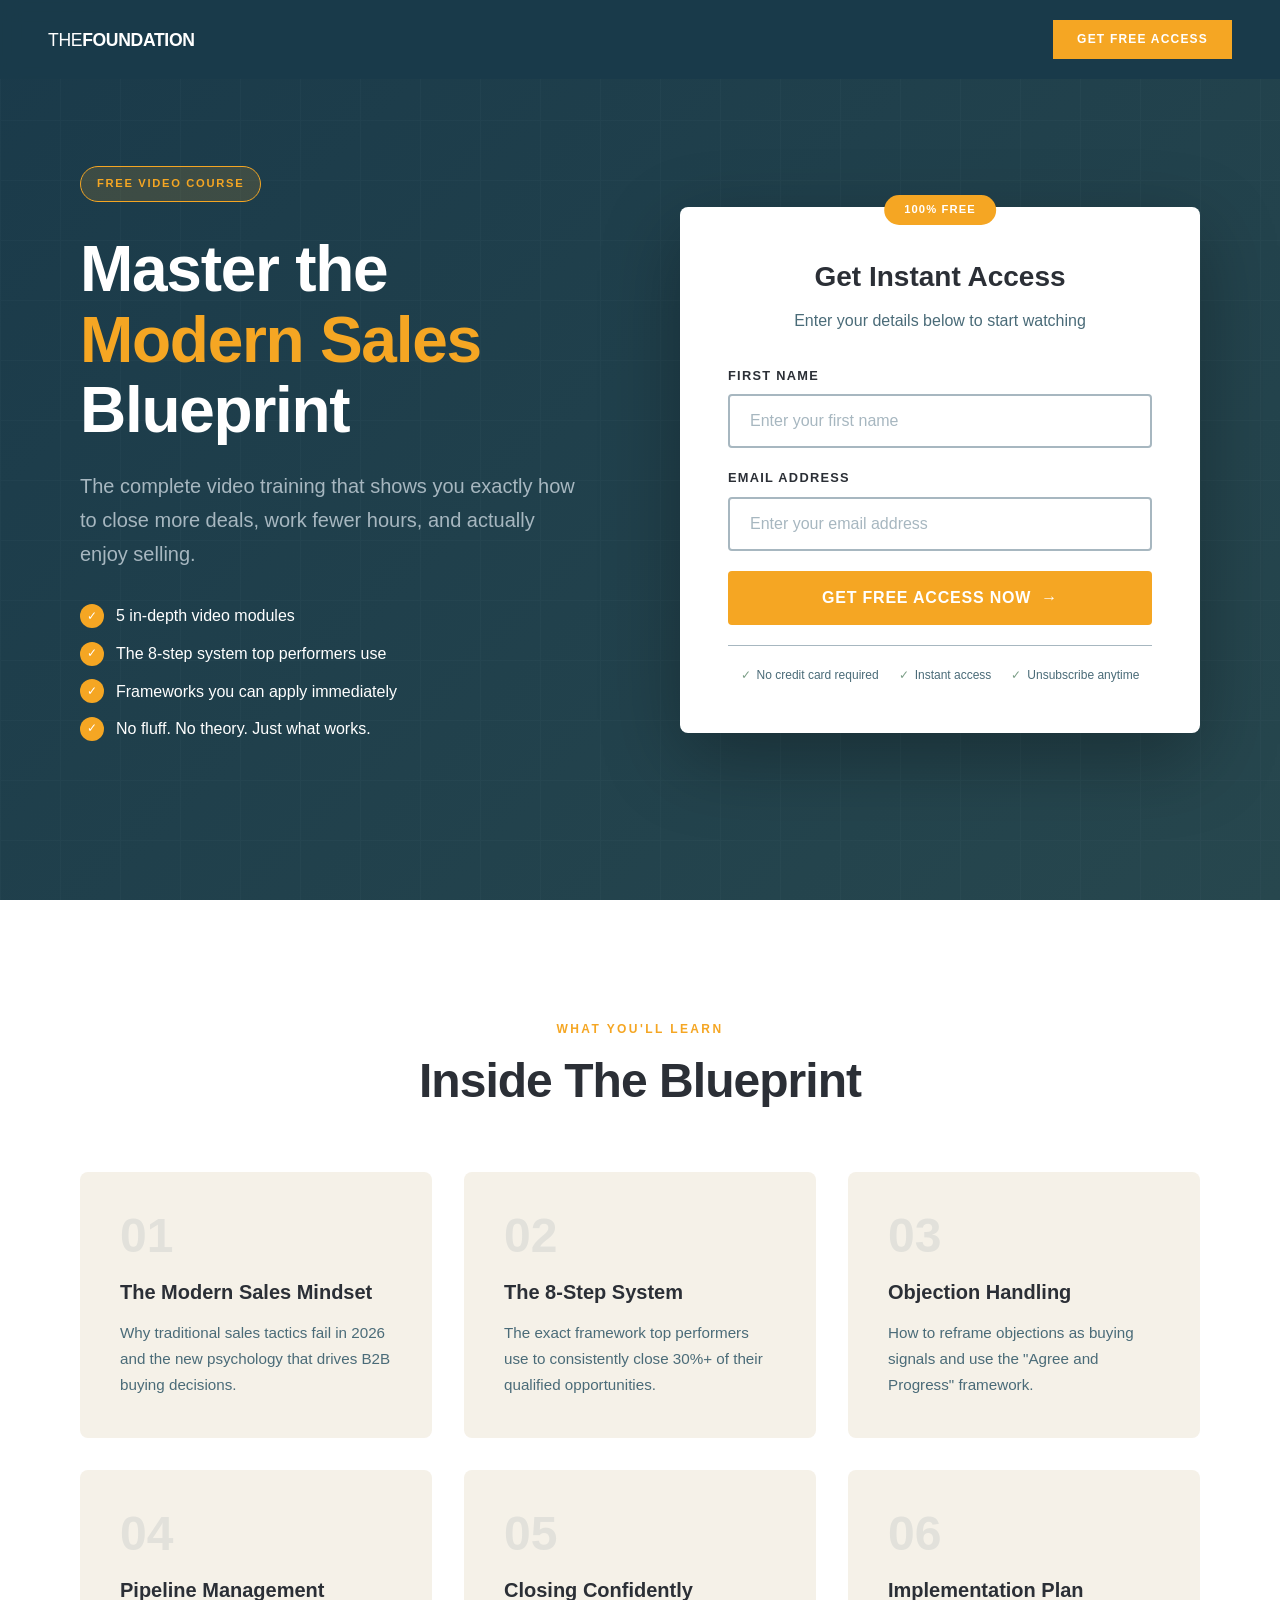
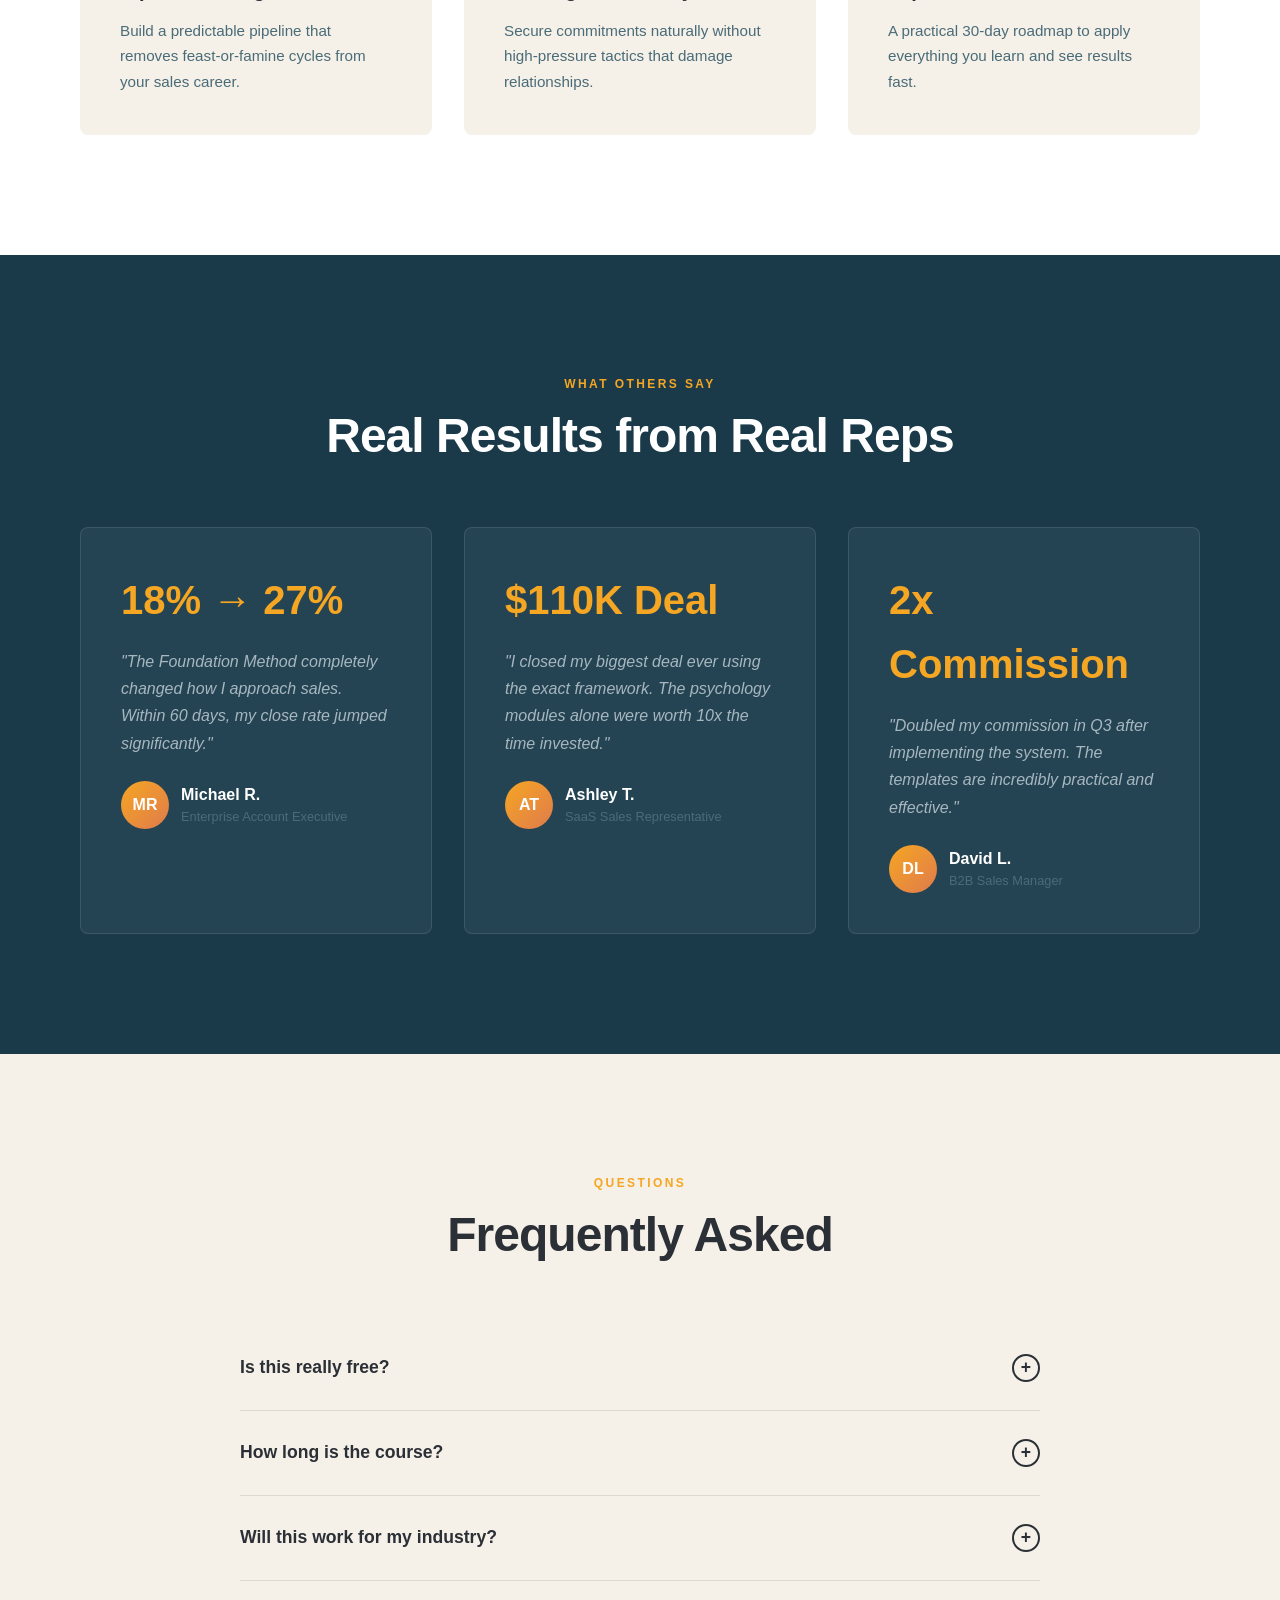
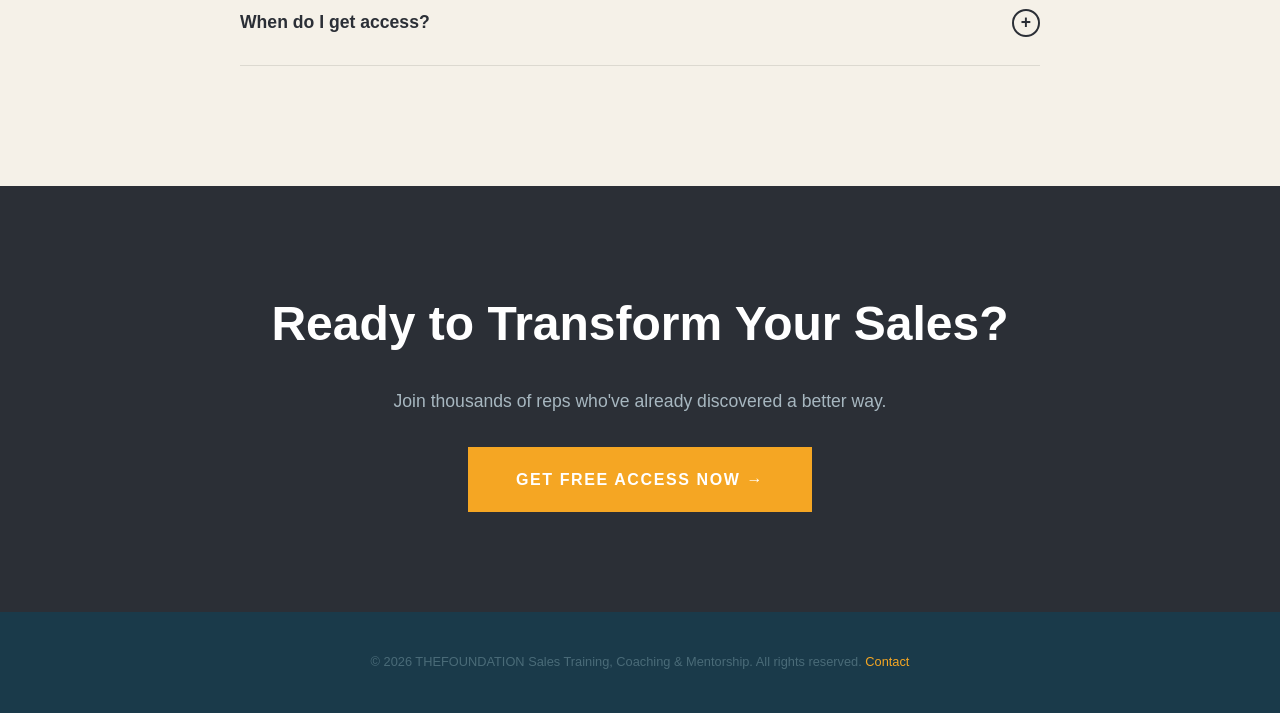
<file: index.html>
<!DOCTYPE html>
<html lang="en">
<head>
    <meta charset="UTF-8">
    <meta name="viewport" content="width=device-width, initial-scale=1.0">
    <title>The Foundation | Sales Training & Coaching</title>
    <meta http-equiv="refresh" content="0; url=/opt-in/blueprint/">
</head>
<body>
    <p>Redirecting to <a href="/opt-in/blueprint/">The Blueprint</a>...</p>
</body>
</html>
</file>
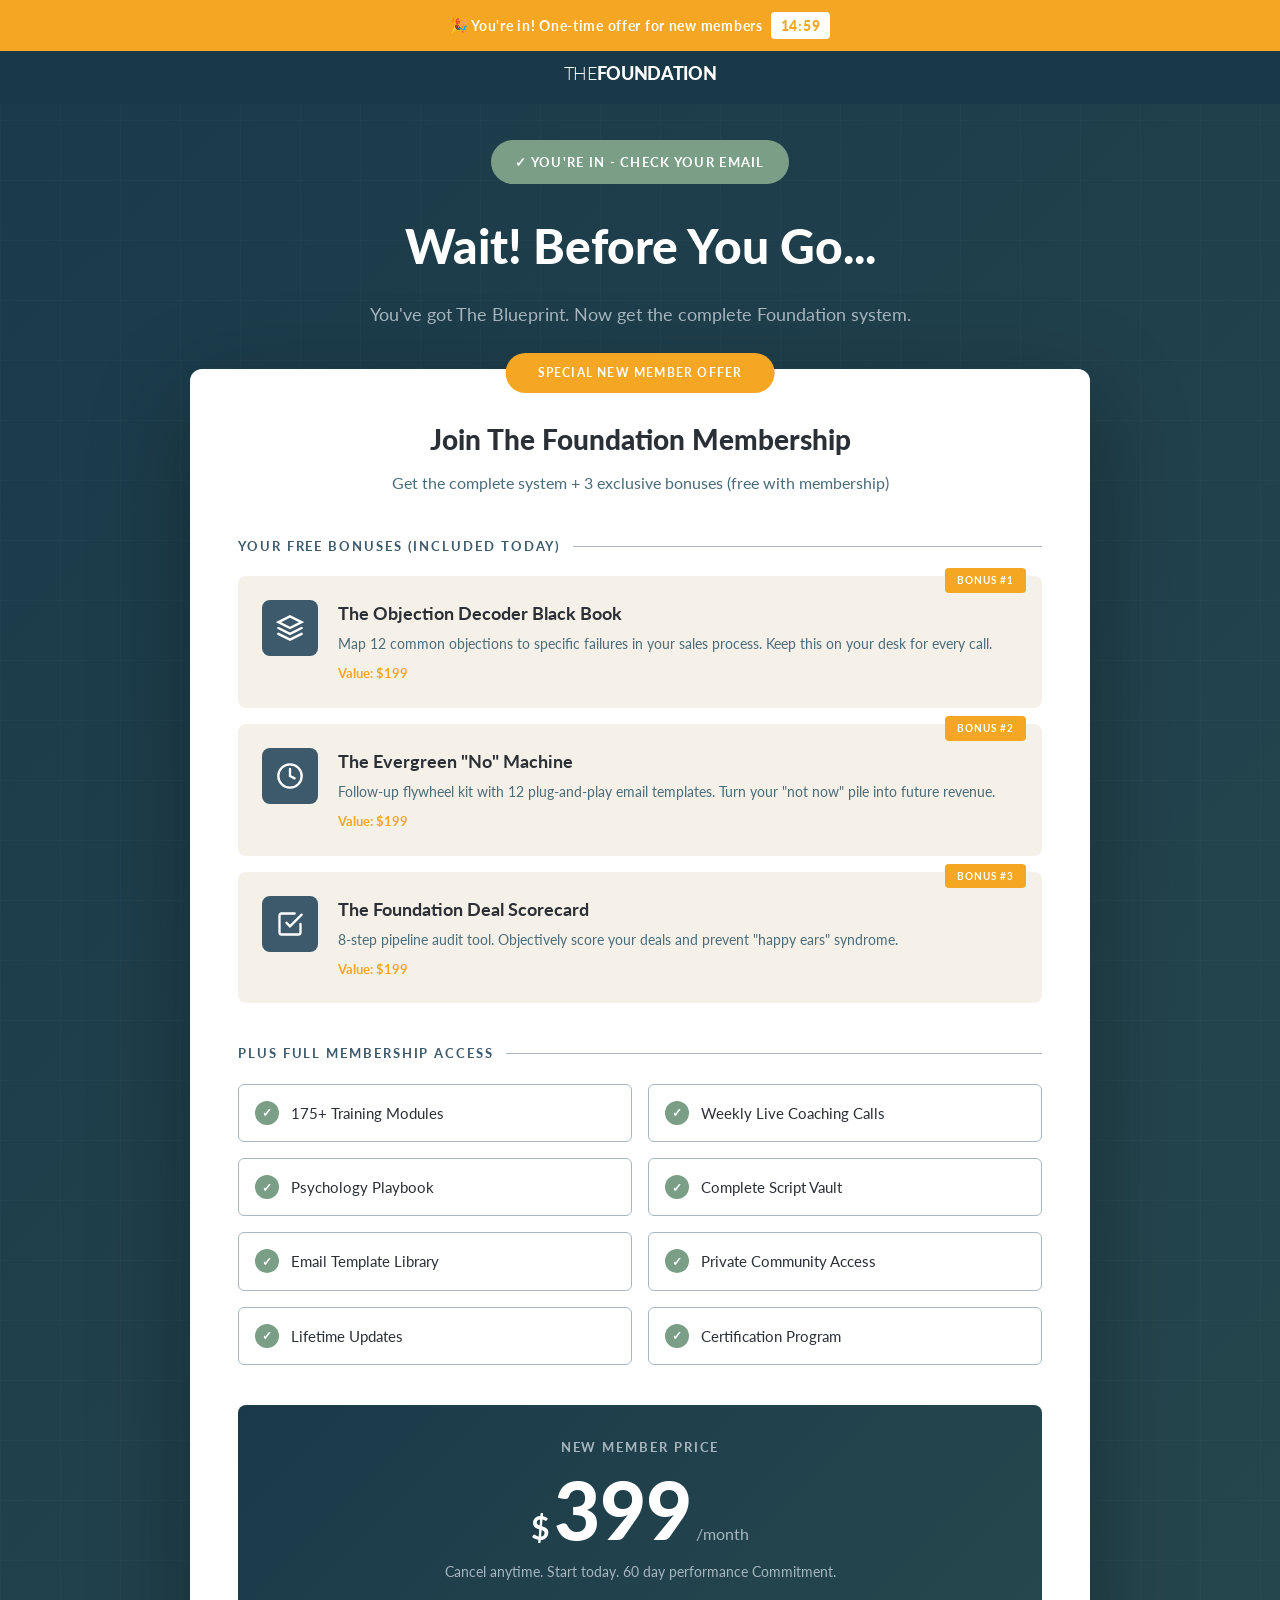
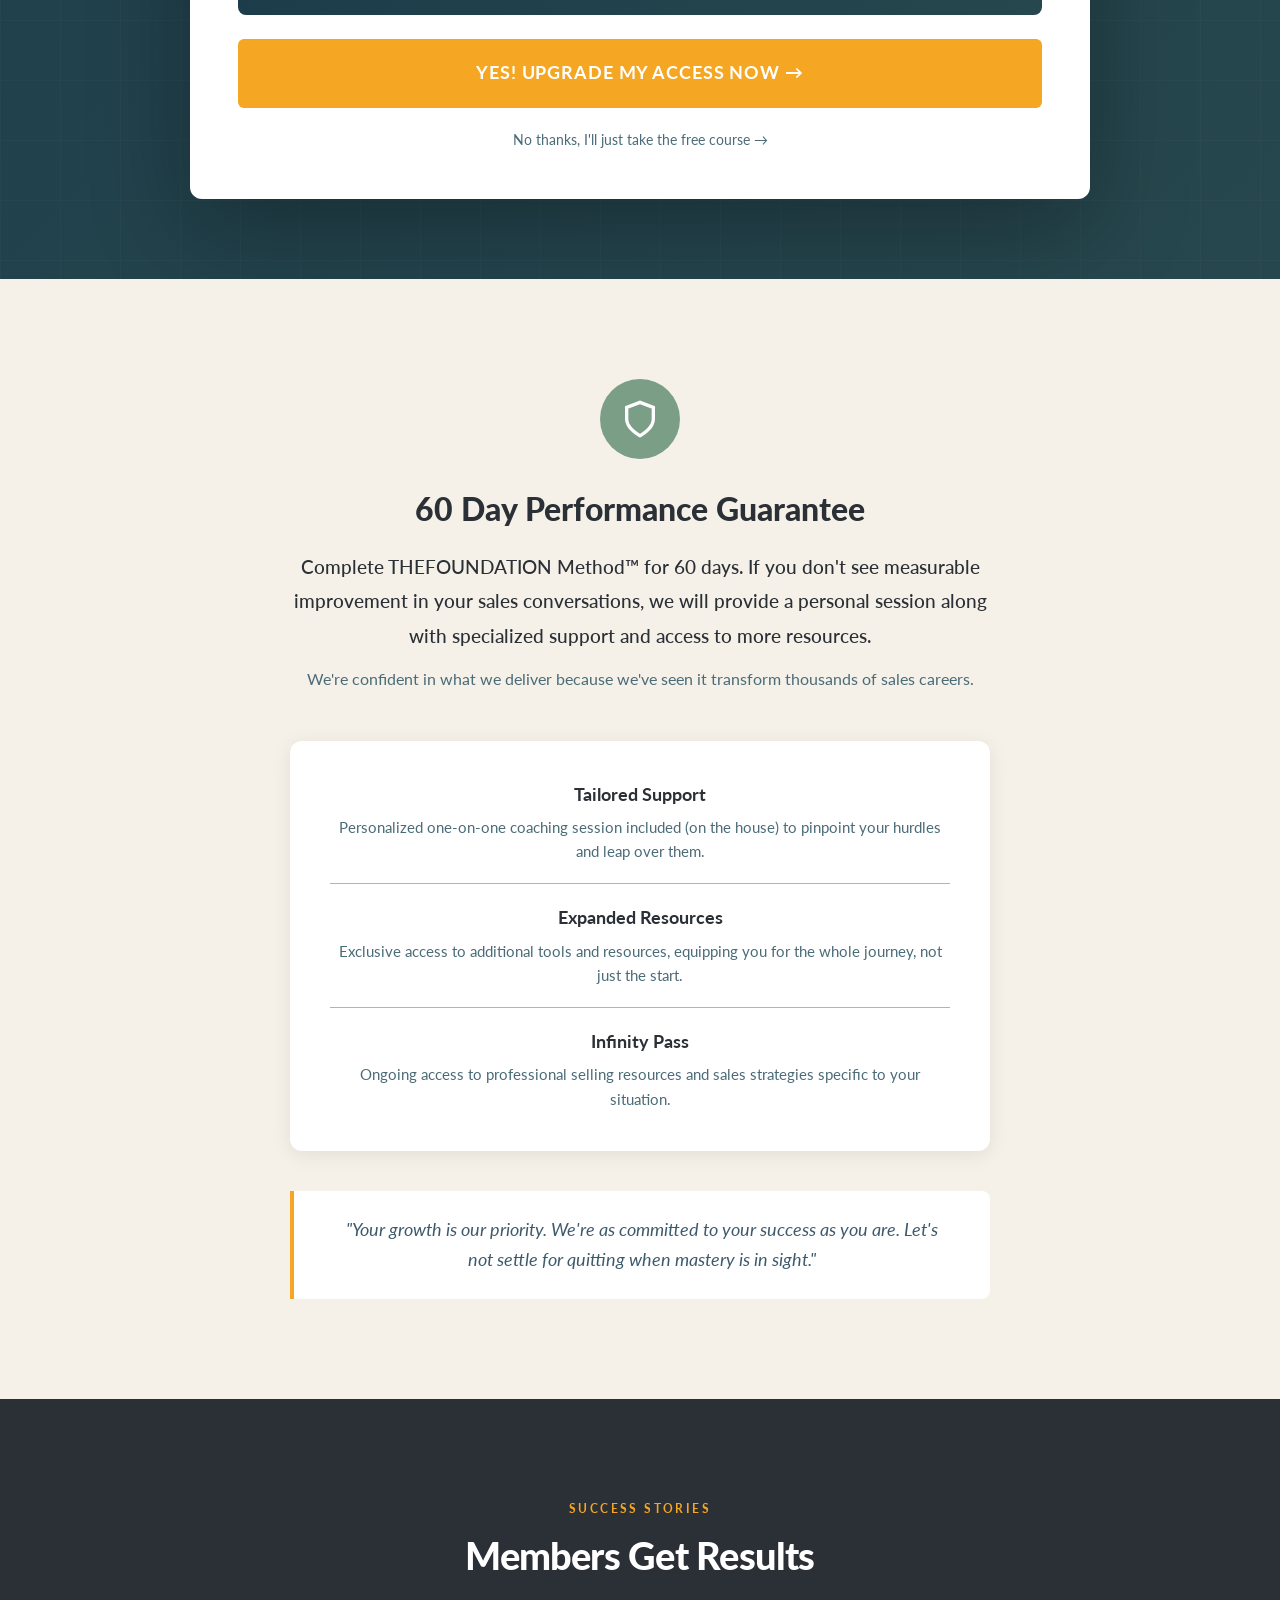
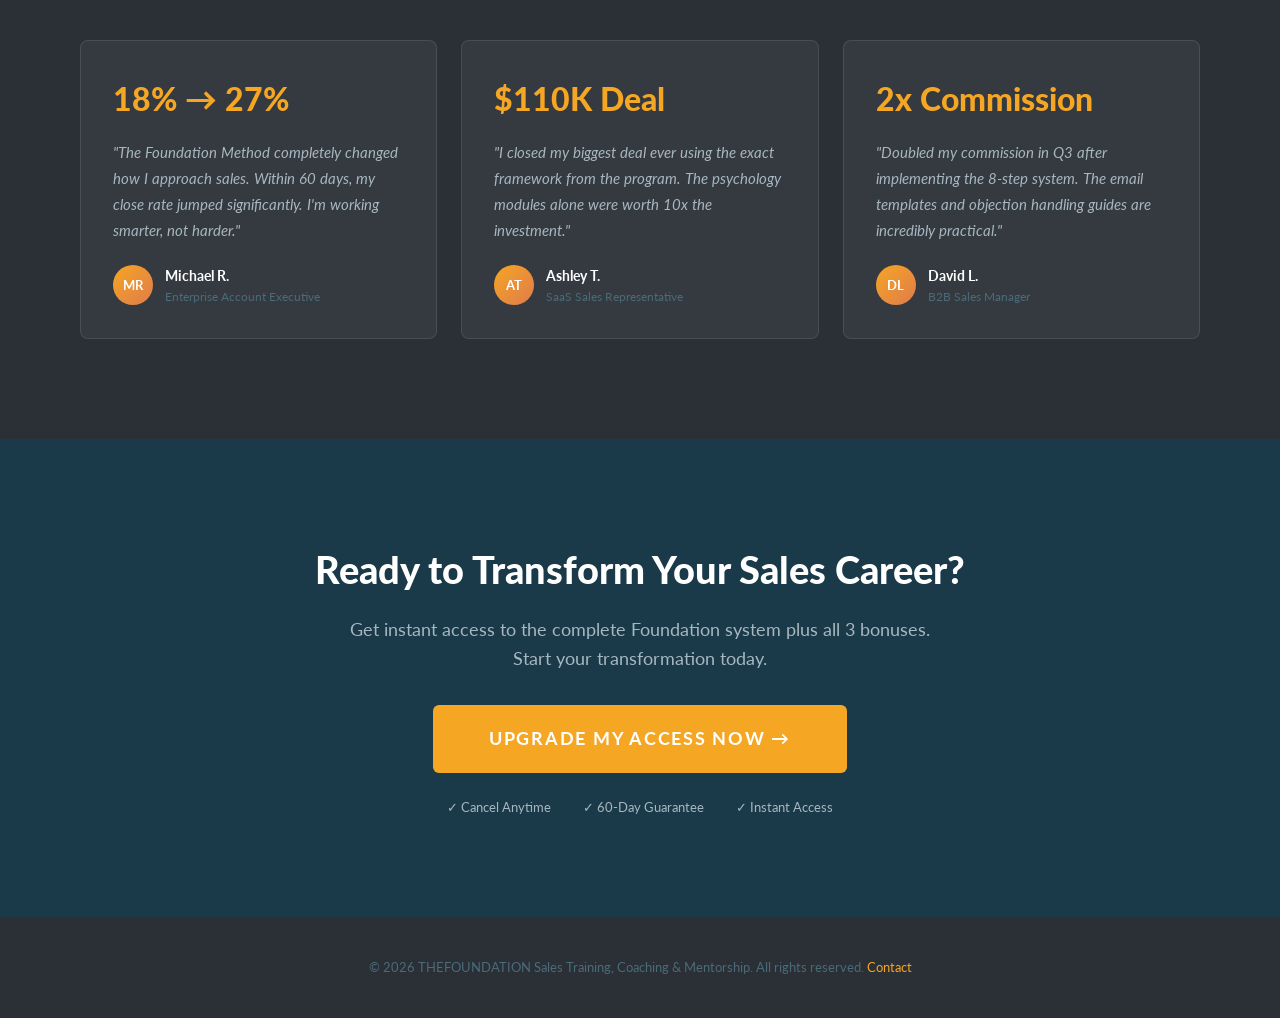
<file: offers/upgrade/index.html>
<!DOCTYPE html>
<html lang="en">
<head>
    <meta charset="UTF-8">
    <meta name="viewport" content="width=device-width, initial-scale=1.0">
    <title>Special Offer | Join The Foundation Membership</title>
    <link rel="preconnect" href="https://fonts.googleapis.com">
    <link rel="preconnect" href="https://fonts.gstatic.com" crossorigin>
    <link href="https://fonts.googleapis.com/css2?family=Lato:wght@300;400;700;900&display=swap" rel="stylesheet">
    <style>
        :root {
            /* Foundation Brand Colors */
            --orange: #F5A623;
            --steel-blue: #3D5A6C;
            --pale-steel: #A7B7C0;
            --white: #FFFFFF;
            --charcoal: #2B2F36;
            --deep-teal: #1A3A4A;
            --dark-teal: #27474E;
            --dusty-blue: #4A6B78;
            --burnt-coral: #E07B4C;
            --sage-green: #7B9E87;
            --warm-cream: #F5F1E8;
            --red: #C53030;
            --green: #2F855A;
            --ease: cubic-bezier(0.16, 1, 0.3, 1);
        }

        * {
            margin: 0;
            padding: 0;
            box-sizing: border-box;
        }

        html {
            scroll-behavior: smooth;
            font-size: 16px;
        }

        body {
            font-family: 'Lato', -apple-system, BlinkMacSystemFont, sans-serif;
            background: var(--white);
            color: var(--charcoal);
            overflow-x: hidden;
            line-height: 1.6;
        }

        ::selection {
            background: var(--orange);
            color: var(--white);
        }

        /* ═══════════════════════════════════════
           URGENCY BAR
        ═══════════════════════════════════════ */
        .urgency-bar {
            background: var(--orange);
            padding: 12px 24px;
            text-align: center;
            position: fixed;
            top: 0;
            left: 0;
            right: 0;
            z-index: 1000;
        }

        .urgency-bar p {
            font-size: 0.9rem;
            font-weight: 700;
            color: var(--white);
            letter-spacing: 0.05em;
        }

        .urgency-bar span {
            display: inline-block;
            background: var(--white);
            color: var(--orange);
            padding: 2px 10px;
            border-radius: 4px;
            margin-left: 8px;
            font-weight: 900;
        }

        /* ═══════════════════════════════════════
           NAVIGATION
        ═══════════════════════════════════════ */
        nav {
            position: fixed;
            top: 44px;
            left: 0;
            right: 0;
            z-index: 100;
            padding: 16px 48px;
            display: flex;
            justify-content: center;
            align-items: center;
            background: rgba(26, 58, 74, 0.98);
            backdrop-filter: blur(10px);
        }

        .logo {
            font-size: 1.1rem;
            color: var(--white);
            text-decoration: none;
            letter-spacing: -0.02em;
        }

        .logo span:first-child { font-weight: 300; }
        .logo span:last-child { font-weight: 900; }

        /* ═══════════════════════════════════════
           HERO - THANK YOU + OFFER
        ═══════════════════════════════════════ */
        .hero {
            min-height: 100vh;
            background: linear-gradient(135deg, var(--deep-teal) 0%, var(--dark-teal) 100%);
            padding: 140px 80px 80px;
            text-align: center;
            position: relative;
            overflow: hidden;
        }

        .hero-bg {
            position: absolute;
            inset: 0;
            opacity: 0.03;
            background-image:
                linear-gradient(var(--pale-steel) 1px, transparent 1px),
                linear-gradient(90deg, var(--pale-steel) 1px, transparent 1px);
            background-size: 60px 60px;
        }

        .hero-content {
            position: relative;
            z-index: 2;
            max-width: 900px;
            margin: 0 auto;
        }

        .thank-you-badge {
            display: inline-flex;
            align-items: center;
            gap: 10px;
            padding: 12px 24px;
            background: var(--sage-green);
            border-radius: 50px;
            margin-bottom: 24px;
        }

        .thank-you-badge span {
            font-size: 0.8rem;
            font-weight: 700;
            color: var(--white);
            text-transform: uppercase;
            letter-spacing: 0.1em;
        }

        .hero h1 {
            font-size: clamp(2rem, 4vw, 3rem);
            font-weight: 900;
            color: var(--white);
            margin-bottom: 16px;
        }

        .hero-sub {
            font-size: 1.1rem;
            color: var(--pale-steel);
            margin-bottom: 40px;
        }

        .offer-box {
            background: var(--white);
            border-radius: 12px;
            padding: 48px;
            text-align: left;
            box-shadow: 0 30px 100px rgba(0,0,0,0.3);
            position: relative;
        }

        .offer-badge {
            position: absolute;
            top: -16px;
            left: 50%;
            transform: translateX(-50%);
            background: var(--orange);
            color: var(--white);
            font-size: 0.75rem;
            font-weight: 700;
            letter-spacing: 0.1em;
            text-transform: uppercase;
            padding: 10px 32px;
            border-radius: 50px;
            white-space: nowrap;
        }

        .offer-title {
            font-size: 1.75rem;
            font-weight: 900;
            color: var(--charcoal);
            text-align: center;
            margin-bottom: 8px;
        }

        .offer-subtitle {
            font-size: 1rem;
            color: var(--dusty-blue);
            text-align: center;
            margin-bottom: 40px;
        }

        /* ═══════════════════════════════════════
           VALUE STACK
        ═══════════════════════════════════════ */
        .value-stack {
            margin-bottom: 40px;
        }

        .value-stack h3 {
            font-size: 0.8rem;
            font-weight: 700;
            color: var(--steel-blue);
            letter-spacing: 0.15em;
            text-transform: uppercase;
            margin-bottom: 20px;
            display: flex;
            align-items: center;
            gap: 12px;
        }

        .value-stack h3::after {
            content: '';
            flex: 1;
            height: 1px;
            background: var(--pale-steel);
        }

        .bonus-item {
            display: flex;
            align-items: flex-start;
            gap: 20px;
            padding: 24px;
            background: var(--warm-cream);
            border-radius: 8px;
            margin-bottom: 16px;
            position: relative;
            transition: all 0.3s var(--ease);
        }

        .bonus-item:hover {
            transform: translateX(8px);
            box-shadow: 0 10px 30px rgba(0,0,0,0.05);
        }

        .bonus-icon {
            width: 56px;
            height: 56px;
            background: var(--steel-blue);
            border-radius: 8px;
            display: flex;
            align-items: center;
            justify-content: center;
            flex-shrink: 0;
        }

        .bonus-icon svg {
            width: 28px;
            height: 28px;
            stroke: var(--white);
        }

        .bonus-content {
            flex: 1;
        }

        .bonus-title {
            font-size: 1.1rem;
            font-weight: 700;
            color: var(--charcoal);
            margin-bottom: 4px;
        }

        .bonus-desc {
            font-size: 0.9rem;
            color: var(--dusty-blue);
            line-height: 1.6;
        }

        .bonus-value {
            font-size: 0.8rem;
            font-weight: 700;
            color: var(--orange);
            margin-top: 8px;
        }

        .bonus-tag {
            position: absolute;
            top: -8px;
            right: 16px;
            background: var(--orange);
            color: var(--white);
            font-size: 0.65rem;
            font-weight: 700;
            letter-spacing: 0.1em;
            padding: 4px 12px;
            border-radius: 4px;
            text-transform: uppercase;
        }

        /* ═══════════════════════════════════════
           MEMBERSHIP FEATURES
        ═══════════════════════════════════════ */
        .membership-features {
            margin-bottom: 40px;
        }

        .membership-features h3 {
            font-size: 0.8rem;
            font-weight: 700;
            color: var(--steel-blue);
            letter-spacing: 0.15em;
            text-transform: uppercase;
            margin-bottom: 20px;
            display: flex;
            align-items: center;
            gap: 12px;
        }

        .membership-features h3::after {
            content: '';
            flex: 1;
            height: 1px;
            background: var(--pale-steel);
        }

        .features-grid {
            display: grid;
            grid-template-columns: repeat(2, 1fr);
            gap: 16px;
        }

        .feature-item {
            display: flex;
            align-items: center;
            gap: 12px;
            padding: 16px;
            background: var(--white);
            border: 1px solid var(--pale-steel);
            border-radius: 6px;
        }

        .feature-check {
            width: 24px;
            height: 24px;
            background: var(--sage-green);
            border-radius: 50%;
            display: flex;
            align-items: center;
            justify-content: center;
            flex-shrink: 0;
        }

        .feature-check::after {
            content: '✓';
            color: var(--white);
            font-size: 0.75rem;
            font-weight: 700;
        }

        .feature-text {
            font-size: 0.95rem;
            color: var(--charcoal);
        }

        /* ═══════════════════════════════════════
           PRICING
        ═══════════════════════════════════════ */
        .pricing-section {
            text-align: center;
            padding: 32px;
            background: linear-gradient(135deg, var(--deep-teal), var(--dark-teal));
            border-radius: 8px;
            margin-bottom: 24px;
        }

        .pricing-label {
            font-size: 0.8rem;
            font-weight: 700;
            color: var(--pale-steel);
            letter-spacing: 0.15em;
            text-transform: uppercase;
            margin-bottom: 12px;
        }

        .pricing-amount {
            display: flex;
            align-items: baseline;
            justify-content: center;
            gap: 4px;
            margin-bottom: 8px;
        }

        .price-currency {
            font-size: 2rem;
            font-weight: 700;
            color: var(--white);
        }

        .price-value {
            font-size: 5rem;
            font-weight: 900;
            color: var(--white);
            line-height: 1;
        }

        .price-period {
            font-size: 1rem;
            color: var(--pale-steel);
        }

        .pricing-note {
            font-size: 0.85rem;
            color: var(--pale-steel);
        }

        .cta-button {
            display: block;
            width: 100%;
            padding: 20px 32px;
            background: var(--orange);
            border: none;
            border-radius: 6px;
            color: var(--white);
            font-family: inherit;
            font-size: 1.1rem;
            font-weight: 700;
            letter-spacing: 0.05em;
            text-transform: uppercase;
            text-decoration: none;
            text-align: center;
            cursor: pointer;
            transition: all 0.3s var(--ease);
            position: relative;
            overflow: hidden;
        }

        .cta-button:hover {
            background: var(--burnt-coral);
            transform: translateY(-3px);
            box-shadow: 0 15px 40px rgba(245, 166, 35, 0.4);
        }

        .cta-button::before {
            content: '';
            position: absolute;
            inset: 0;
            background: linear-gradient(90deg, transparent, rgba(255,255,255,0.2), transparent);
            transform: translateX(-100%);
            animation: shimmer 3s infinite;
        }

        @keyframes shimmer {
            100% { transform: translateX(100%); }
        }

        .skip-link {
            display: block;
            text-align: center;
            margin-top: 20px;
            font-size: 0.9rem;
            color: var(--dusty-blue);
            text-decoration: none;
            transition: color 0.3s;
        }

        .skip-link:hover {
            color: var(--charcoal);
        }

        /* ═══════════════════════════════════════
           GUARANTEE
        ═══════════════════════════════════════ */
        .guarantee {
            padding: 100px 80px;
            background: var(--warm-cream);
            text-align: center;
        }

        .guarantee-content {
            max-width: 700px;
            margin: 0 auto;
        }

        .guarantee-icon {
            width: 80px;
            height: 80px;
            background: var(--sage-green);
            border-radius: 50%;
            display: flex;
            align-items: center;
            justify-content: center;
            margin: 0 auto 24px;
        }

        .guarantee-icon svg {
            width: 40px;
            height: 40px;
            stroke: var(--white);
        }

        .guarantee h2 {
            font-size: 2rem;
            font-weight: 900;
            color: var(--charcoal);
            margin-bottom: 16px;
        }

        .guarantee-main {
            font-size: 1.2rem;
            color: var(--charcoal);
            line-height: 1.8;
            font-weight: 500;
            margin-bottom: 12px;
        }

        .guarantee-sub {
            font-size: 1rem;
            color: var(--dusty-blue);
            line-height: 1.7;
            margin-bottom: 48px;
        }

        .guarantee-card {
            background: var(--white);
            border-radius: 12px;
            padding: 40px;
            margin-bottom: 40px;
            box-shadow: 0 4px 20px rgba(0,0,0,0.08);
        }

        .guarantee-list {
            list-style: none;
            margin: 0;
            padding: 0;
        }

        .guarantee-list li {
            padding: 20px 0;
            border-bottom: 1px solid var(--pale-steel);
            display: flex;
            flex-direction: column;
            gap: 6px;
        }

        .guarantee-list li:last-child {
            border-bottom: none;
            padding-bottom: 0;
        }

        .guarantee-list li:first-child {
            padding-top: 0;
        }

        .guarantee-list li strong {
            font-size: 1.1rem;
            font-weight: 700;
            color: var(--charcoal);
        }

        .guarantee-list li span {
            font-size: 0.95rem;
            color: var(--dusty-blue);
            line-height: 1.6;
        }

        .guarantee-closing {
            font-size: 1.1rem;
            font-style: italic;
            color: var(--steel-blue);
            line-height: 1.7;
            padding: 24px 40px;
            background: var(--white);
            border-left: 4px solid var(--orange);
            border-radius: 0 8px 8px 0;
        }

        .guarantee-badge {
            display: inline-flex;
            align-items: center;
            gap: 8px;
            margin-top: 24px;
            padding: 12px 24px;
            background: var(--white);
            border-radius: 50px;
            font-size: 0.85rem;
            font-weight: 700;
            color: var(--sage-green);
        }

        /* ═══════════════════════════════════════
           TESTIMONIALS
        ═══════════════════════════════════════ */
        .testimonials {
            padding: 100px 80px;
            background: var(--charcoal);
        }

        .section-header {
            max-width: 700px;
            margin: 0 auto 64px;
            text-align: center;
        }

        .section-number {
            font-size: 0.75rem;
            font-weight: 700;
            color: var(--orange);
            letter-spacing: 0.2em;
            margin-bottom: 16px;
            display: block;
        }

        .section-title {
            font-size: clamp(1.75rem, 3vw, 2.5rem);
            font-weight: 900;
            letter-spacing: -0.02em;
            line-height: 1.1;
        }

        .section-title.light {
            color: var(--white);
        }

        .testimonials-grid {
            max-width: 1200px;
            margin: 0 auto;
            display: grid;
            grid-template-columns: repeat(3, 1fr);
            gap: 24px;
        }

        .testimonial-card {
            padding: 32px;
            background: rgba(255,255,255,0.05);
            border: 1px solid rgba(255,255,255,0.1);
            border-radius: 8px;
        }

        .testimonial-stat {
            font-size: 2rem;
            font-weight: 900;
            color: var(--orange);
            margin-bottom: 16px;
        }

        .testimonial-text {
            font-size: 0.95rem;
            color: var(--pale-steel);
            font-style: italic;
            line-height: 1.7;
            margin-bottom: 20px;
        }

        .testimonial-author {
            display: flex;
            align-items: center;
            gap: 12px;
        }

        .author-avatar {
            width: 40px;
            height: 40px;
            background: linear-gradient(135deg, var(--orange), var(--burnt-coral));
            border-radius: 50%;
            display: flex;
            align-items: center;
            justify-content: center;
            font-weight: 700;
            font-size: 0.8rem;
            color: var(--white);
        }

        .author-name {
            font-weight: 700;
            color: var(--white);
            font-size: 0.9rem;
        }

        .author-role {
            font-size: 0.75rem;
            color: var(--dusty-blue);
        }

        /* ═══════════════════════════════════════
           FINAL CTA
        ═══════════════════════════════════════ */
        .final-cta {
            padding: 100px 80px;
            background: var(--deep-teal);
            text-align: center;
        }

        .final-cta h2 {
            font-size: clamp(1.75rem, 3vw, 2.5rem);
            font-weight: 900;
            color: var(--white);
            margin-bottom: 16px;
        }

        .final-cta p {
            font-size: 1.1rem;
            color: var(--pale-steel);
            margin-bottom: 32px;
            max-width: 600px;
            margin-left: auto;
            margin-right: auto;
        }

        .final-cta .btn {
            display: inline-flex;
            align-items: center;
            gap: 12px;
            padding: 20px 56px;
            background: var(--orange);
            color: var(--white);
            font-size: 1.1rem;
            font-weight: 700;
            letter-spacing: 0.1em;
            text-transform: uppercase;
            text-decoration: none;
            border-radius: 6px;
            transition: all 0.3s var(--ease);
        }

        .final-cta .btn:hover {
            background: var(--burnt-coral);
            transform: translateY(-3px);
            box-shadow: 0 15px 40px rgba(245, 166, 35, 0.3);
        }

        .final-cta .trust-badges {
            margin-top: 24px;
            display: flex;
            justify-content: center;
            gap: 32px;
        }

        .final-cta .trust-badges span {
            font-size: 0.8rem;
            color: var(--pale-steel);
        }

        /* ═══════════════════════════════════════
           FOOTER
        ═══════════════════════════════════════ */
        footer {
            padding: 40px 80px;
            background: var(--charcoal);
            text-align: center;
        }

        footer p {
            font-size: 0.8rem;
            color: var(--dusty-blue);
        }

        footer a {
            color: var(--orange);
            text-decoration: none;
        }

        /* ═══════════════════════════════════════
           RESPONSIVE
        ═══════════════════════════════════════ */
        @media (max-width: 1024px) {
            .testimonials-grid { grid-template-columns: 1fr; }
            .features-grid { grid-template-columns: 1fr; }
        }

        @media (max-width: 768px) {
            .urgency-bar { padding: 10px 16px; }
            .urgency-bar p { font-size: 0.8rem; }
            nav { top: 38px; padding: 12px 24px; }
            .hero { padding: 130px 24px 60px; }
            .offer-box { padding: 32px 20px; }
            .guarantee, .testimonials, .final-cta { padding: 60px 24px; }
            footer { padding: 32px 24px; }
            .price-value { font-size: 4rem; }
        }
    </style>
</head>
<body>
    <!-- Urgency Bar -->
    <div class="urgency-bar">
        <p>🎉 You're in! One-time offer for new members<span id="timer">15:00</span></p>
    </div>

    <!-- Navigation -->
    <nav>
        <a href="#" class="logo"><span>THE</span><span>FOUNDATION</span></a>
    </nav>

    <!-- Hero - Thank You + Offer -->
    <section class="hero">
        <div class="hero-bg"></div>
        <div class="hero-content">
            <div class="thank-you-badge">
                <span>✓ You're In - Check Your Email</span>
            </div>
            <h1>Wait! Before You Go...</h1>
            <p class="hero-sub">You've got The Blueprint. Now get the complete Foundation system.</p>

            <div class="offer-box">
                <div class="offer-badge">Special New Member Offer</div>
                <h2 class="offer-title">Join The Foundation Membership</h2>
                <p class="offer-subtitle">Get the complete system + 3 exclusive bonuses (free with membership)</p>

                <!-- Value Stack - Bonuses -->
                <div class="value-stack">
                    <h3>Your Free Bonuses (Included Today)</h3>

                    <div class="bonus-item">
                        <div class="bonus-tag">Bonus #1</div>
                        <div class="bonus-icon">
                            <svg viewBox="0 0 24 24" fill="none" stroke-width="2" stroke-linecap="round">
                                <path d="M12 2L2 7l10 5 10-5-10-5z"/>
                                <path d="M2 17l10 5 10-5"/>
                                <path d="M2 12l10 5 10-5"/>
                            </svg>
                        </div>
                        <div class="bonus-content">
                            <div class="bonus-title">The Objection Decoder Black Book</div>
                            <div class="bonus-desc">Map 12 common objections to specific failures in your sales process. Keep this on your desk for every call.</div>
                            <div class="bonus-value">Value: $199</div>
                        </div>
                    </div>

                    <div class="bonus-item">
                        <div class="bonus-tag">Bonus #2</div>
                        <div class="bonus-icon">
                            <svg viewBox="0 0 24 24" fill="none" stroke-width="2" stroke-linecap="round">
                                <circle cx="12" cy="12" r="10"/>
                                <path d="M12 6v6l4 2"/>
                            </svg>
                        </div>
                        <div class="bonus-content">
                            <div class="bonus-title">The Evergreen "No" Machine</div>
                            <div class="bonus-desc">Follow-up flywheel kit with 12 plug-and-play email templates. Turn your "not now" pile into future revenue.</div>
                            <div class="bonus-value">Value: $199</div>
                        </div>
                    </div>

                    <div class="bonus-item">
                        <div class="bonus-tag">Bonus #3</div>
                        <div class="bonus-icon">
                            <svg viewBox="0 0 24 24" fill="none" stroke-width="2" stroke-linecap="round">
                                <path d="M9 11l3 3L22 4"/>
                                <path d="M21 12v7a2 2 0 0 1-2 2H5a2 2 0 0 1-2-2V5a2 2 0 0 1 2-2h11"/>
                            </svg>
                        </div>
                        <div class="bonus-content">
                            <div class="bonus-title">The Foundation Deal Scorecard</div>
                            <div class="bonus-desc">8-step pipeline audit tool. Objectively score your deals and prevent "happy ears" syndrome.</div>
                            <div class="bonus-value">Value: $199</div>
                        </div>
                    </div>
                </div>

                <!-- Membership Features -->
                <div class="membership-features">
                    <h3>Plus Full Membership Access</h3>
                    <div class="features-grid">
                        <div class="feature-item">
                            <div class="feature-check"></div>
                            <span class="feature-text">175+ Training Modules</span>
                        </div>
                        <div class="feature-item">
                            <div class="feature-check"></div>
                            <span class="feature-text">Weekly Live Coaching Calls</span>
                        </div>
                        <div class="feature-item">
                            <div class="feature-check"></div>
                            <span class="feature-text">Psychology Playbook</span>
                        </div>
                        <div class="feature-item">
                            <div class="feature-check"></div>
                            <span class="feature-text">Complete Script Vault</span>
                        </div>
                        <div class="feature-item">
                            <div class="feature-check"></div>
                            <span class="feature-text">Email Template Library</span>
                        </div>
                        <div class="feature-item">
                            <div class="feature-check"></div>
                            <span class="feature-text">Private Community Access</span>
                        </div>
                        <div class="feature-item">
                            <div class="feature-check"></div>
                            <span class="feature-text">Lifetime Updates</span>
                        </div>
                        <div class="feature-item">
                            <div class="feature-check"></div>
                            <span class="feature-text">Certification Program</span>
                        </div>
                    </div>
                </div>

                <!-- Pricing -->
                <div class="pricing-section">
                    <div class="pricing-label">New Member Price</div>
                    <div class="pricing-amount">
                        <span class="price-currency">$</span>
                        <span class="price-value">399</span>
                        <span class="price-period">/month</span>
                    </div>
                    <div class="pricing-note">Cancel anytime. Start today. 60 day performance Commitment.</div>
                </div>

                <a href="https://courses.thefoundationhq.com/55e3cadc" class="cta-button">Yes! Upgrade My Access Now →</a>

                <a href="https://courses.thefoundationhq.com/f58bc4f5-8d173036-b14aea28-ad3e659a-16ab6b4d" class="skip-link">No thanks, I'll just take the free course →</a>
            </div>
        </div>
    </section>

    <!-- Guarantee -->
    <section class="guarantee">
        <div class="guarantee-content">
            <div class="guarantee-icon">
                <svg viewBox="0 0 24 24" fill="none" stroke-width="2" stroke-linecap="round">
                    <path d="M12 22s8-4 8-10V5l-8-3-8 3v7c0 6 8 10 8 10z"/>
                </svg>
            </div>
            <h2>60 Day Performance Guarantee</h2>
            <p class="guarantee-main">Complete THEFOUNDATION Method™ for 60 days. If you don't see measurable improvement in your sales conversations, we will provide a personal session along with specialized support and access to more resources.</p>
            <p class="guarantee-sub">We're confident in what we deliver because we've seen it transform thousands of sales careers.</p>

            <div class="guarantee-card">
                <ul class="guarantee-list">
                    <li>
                        <strong>Tailored Support</strong>
                        <span>Personalized one-on-one coaching session included (on the house) to pinpoint your hurdles and leap over them.</span>
                    </li>
                    <li>
                        <strong>Expanded Resources</strong>
                        <span>Exclusive access to additional tools and resources, equipping you for the whole journey, not just the start.</span>
                    </li>
                    <li>
                        <strong>Infinity Pass</strong>
                        <span>Ongoing access to professional selling resources and sales strategies specific to your situation.</span>
                    </li>
                </ul>
            </div>

            <div class="guarantee-closing">
                "Your growth is our priority. We're as committed to your success as you are. Let's not settle for quitting when mastery is in sight."
            </div>
        </div>
    </section>

    <!-- Testimonials -->
    <section class="testimonials">
        <div class="section-header">
            <span class="section-number">SUCCESS STORIES</span>
            <h2 class="section-title light">Members Get Results</h2>
        </div>
        <div class="testimonials-grid">
            <div class="testimonial-card">
                <div class="testimonial-stat">18% → 27%</div>
                <p class="testimonial-text">"The Foundation Method completely changed how I approach sales. Within 60 days, my close rate jumped significantly. I'm working smarter, not harder."</p>
                <div class="testimonial-author">
                    <div class="author-avatar">MR</div>
                    <div>
                        <div class="author-name">Michael R.</div>
                        <div class="author-role">Enterprise Account Executive</div>
                    </div>
                </div>
            </div>
            <div class="testimonial-card">
                <div class="testimonial-stat">$110K Deal</div>
                <p class="testimonial-text">"I closed my biggest deal ever using the exact framework from the program. The psychology modules alone were worth 10x the investment."</p>
                <div class="testimonial-author">
                    <div class="author-avatar">AT</div>
                    <div>
                        <div class="author-name">Ashley T.</div>
                        <div class="author-role">SaaS Sales Representative</div>
                    </div>
                </div>
            </div>
            <div class="testimonial-card">
                <div class="testimonial-stat">2x Commission</div>
                <p class="testimonial-text">"Doubled my commission in Q3 after implementing the 8-step system. The email templates and objection handling guides are incredibly practical."</p>
                <div class="testimonial-author">
                    <div class="author-avatar">DL</div>
                    <div>
                        <div class="author-name">David L.</div>
                        <div class="author-role">B2B Sales Manager</div>
                    </div>
                </div>
            </div>
        </div>
    </section>

    <!-- Final CTA -->
    <section class="final-cta">
        <h2>Ready to Transform Your Sales Career?</h2>
        <p>Get instant access to the complete Foundation system plus all 3 bonuses. Start your transformation today.</p>
        <a href="https://courses.thefoundationhq.com/55e3cadc" class="btn">Upgrade My Access Now →</a>
        <div class="trust-badges">
            <span>✓ Cancel Anytime</span>
            <span>✓ 60-Day Guarantee</span>
            <span>✓ Instant Access</span>
        </div>
    </section>

    <!-- Footer -->
    <footer>
        <p>© 2026 THEFOUNDATION Sales Training, Coaching & Mentorship. All rights reserved. <a href="#">Contact</a></p>
    </footer>

    <script>
        // Countdown Timer
        let timeLeft = 15 * 60; // 15 minutes in seconds
        const timerEl = document.getElementById('timer');

        function updateTimer() {
            const minutes = Math.floor(timeLeft / 60);
            const seconds = timeLeft % 60;
            timerEl.textContent = `${minutes}:${seconds.toString().padStart(2, '0')}`;

            if (timeLeft > 0) {
                timeLeft--;
                setTimeout(updateTimer, 1000);
            }
        }
        updateTimer();
    </script>
</body>
</html>
</file>
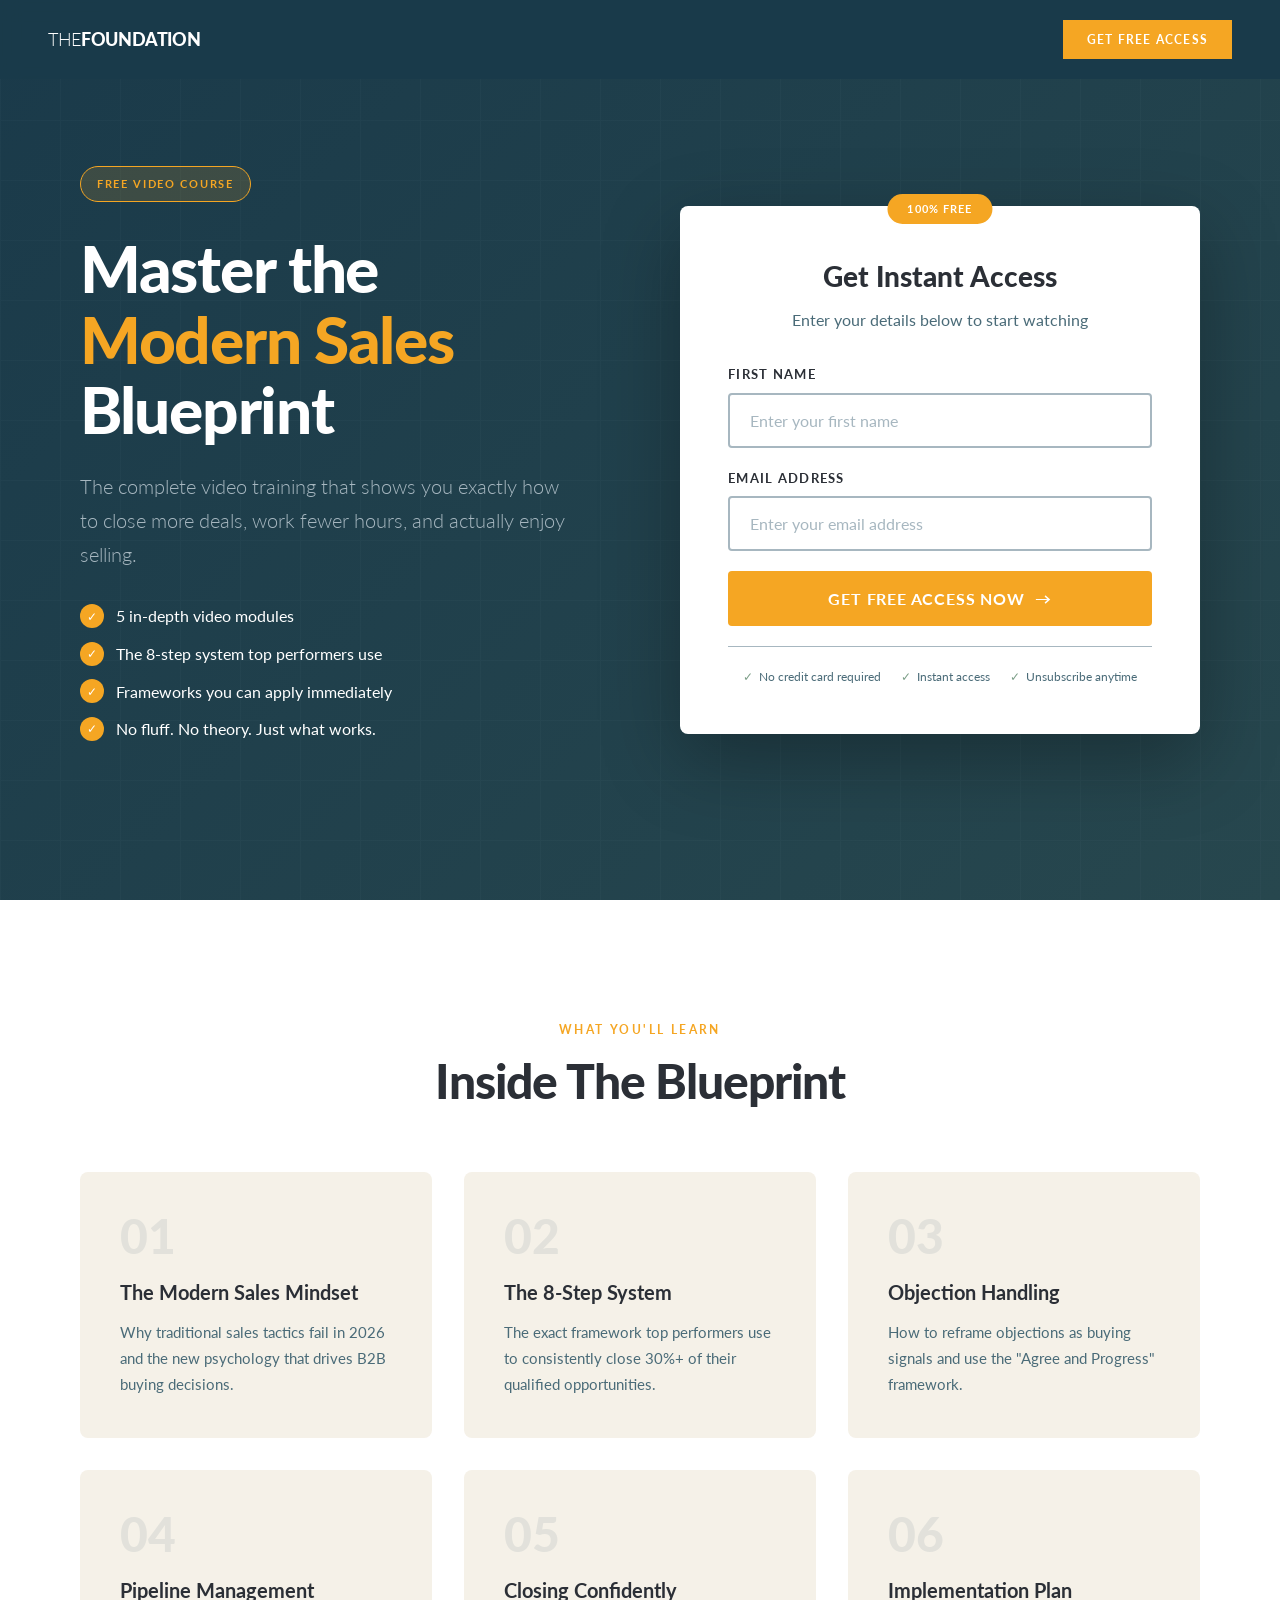
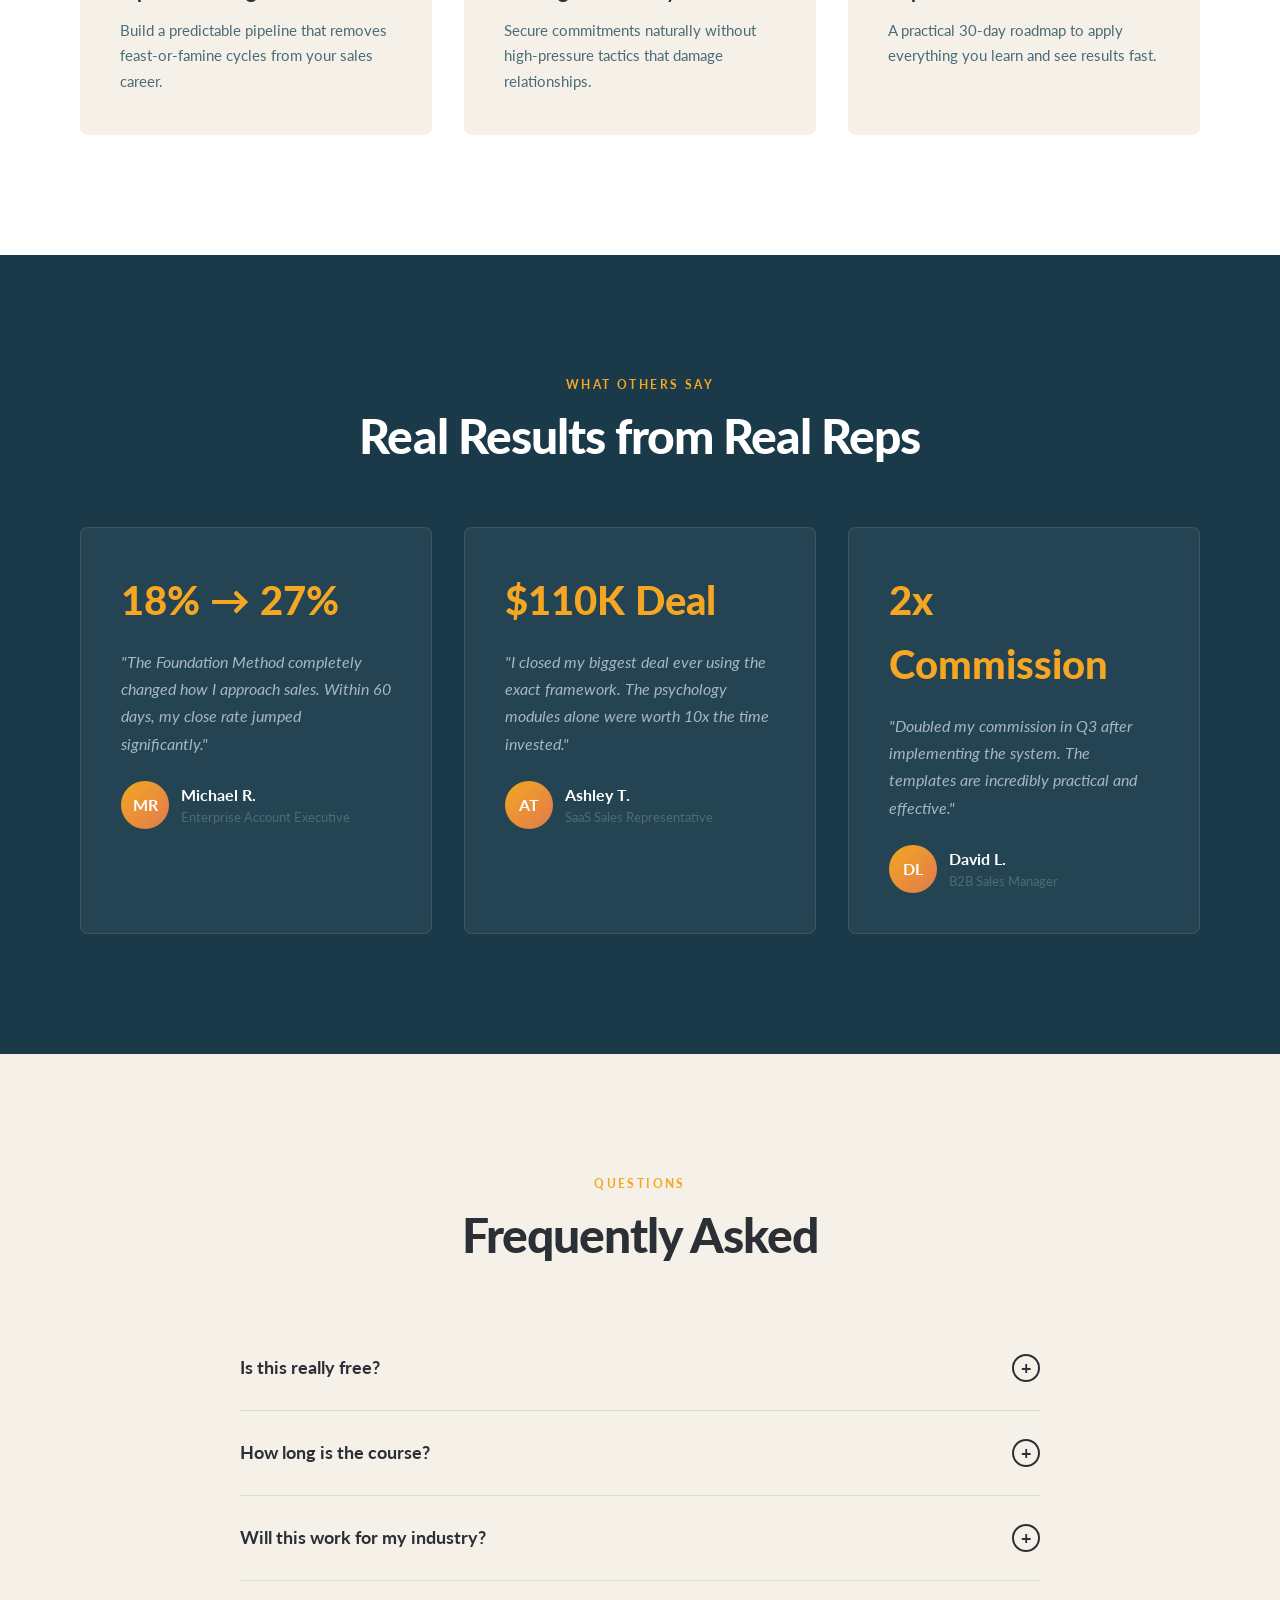
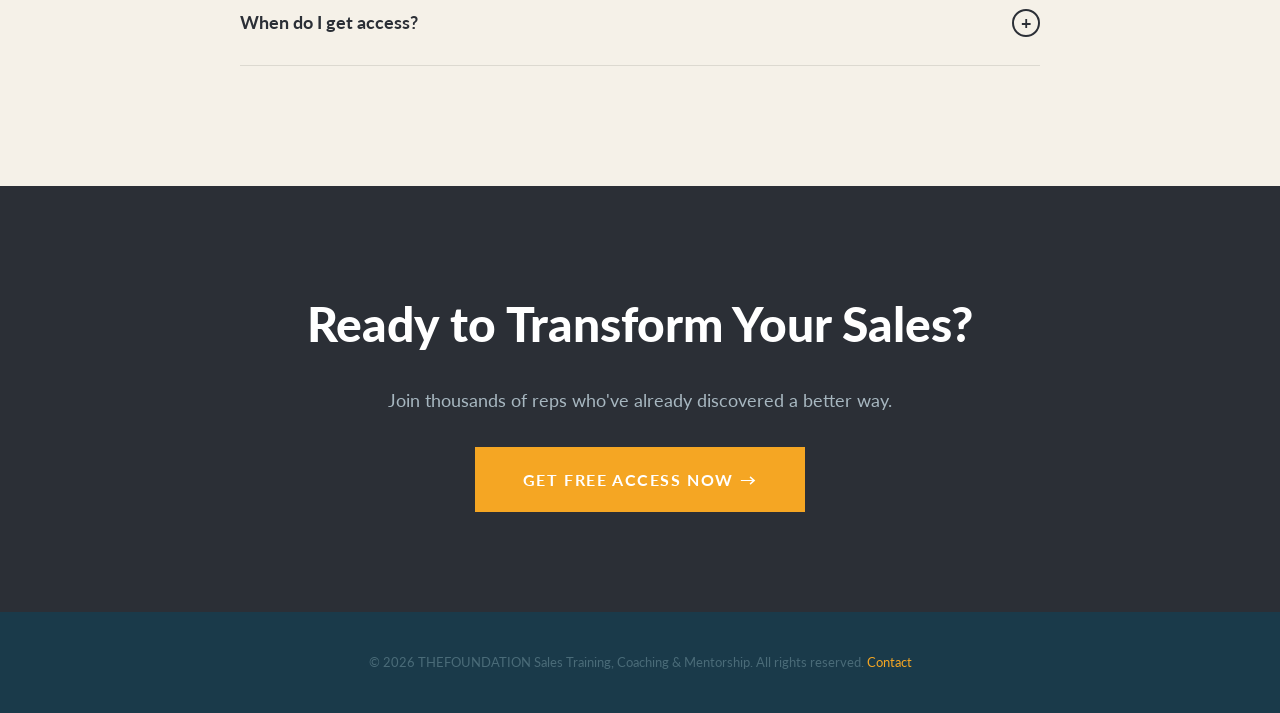
<file: opt-in/blueprint/index.html>
<!DOCTYPE html>
<html lang="en">
<head>
    <meta charset="UTF-8">
    <meta name="viewport" content="width=device-width, initial-scale=1.0">
    <title>The Blueprint | Free Sales Training Course | The Foundation</title>
    <link rel="preconnect" href="https://fonts.googleapis.com">
    <link rel="preconnect" href="https://fonts.gstatic.com" crossorigin>
    <link href="https://fonts.googleapis.com/css2?family=Lato:wght@300;400;700;900&display=swap" rel="stylesheet">
    <style>
        :root {
            /* Foundation Brand Colors */
            --orange: #F5A623;
            --steel-blue: #3D5A6C;
            --pale-steel: #A7B7C0;
            --white: #FFFFFF;
            --charcoal: #2B2F36;
            --deep-teal: #1A3A4A;
            --dark-teal: #27474E;
            --dusty-blue: #4A6B78;
            --burnt-coral: #E07B4C;
            --sage-green: #7B9E87;
            --warm-cream: #F5F1E8;
            --red: #C53030;
            --green: #2F855A;
            --ease: cubic-bezier(0.16, 1, 0.3, 1);
        }

        * {
            margin: 0;
            padding: 0;
            box-sizing: border-box;
        }

        html {
            scroll-behavior: smooth;
            font-size: 16px;
        }

        body {
            font-family: 'Lato', -apple-system, BlinkMacSystemFont, sans-serif;
            background: var(--white);
            color: var(--charcoal);
            overflow-x: hidden;
            line-height: 1.6;
        }

        ::selection {
            background: var(--orange);
            color: var(--white);
        }

        /* ═══════════════════════════════════════
           NAVIGATION
        ═══════════════════════════════════════ */
        nav {
            position: fixed;
            top: 0;
            left: 0;
            right: 0;
            z-index: 100;
            padding: 20px 48px;
            display: flex;
            justify-content: space-between;
            align-items: center;
            background: rgba(26, 58, 74, 0.95);
            backdrop-filter: blur(10px);
        }

        .logo {
            font-size: 1.1rem;
            color: var(--white);
            text-decoration: none;
            letter-spacing: -0.02em;
        }

        .logo span:first-child { font-weight: 300; }
        .logo span:last-child { font-weight: 900; }

        .nav-cta {
            padding: 10px 24px;
            background: var(--orange);
            border: none;
            color: var(--white);
            font-family: inherit;
            font-size: 0.75rem;
            font-weight: 700;
            letter-spacing: 0.1em;
            text-transform: uppercase;
            text-decoration: none;
            cursor: pointer;
            transition: all 0.3s var(--ease);
        }

        .nav-cta:hover {
            background: var(--burnt-coral);
            transform: translateY(-2px);
        }

        /* ═══════════════════════════════════════
           HERO WITH FORM
        ═══════════════════════════════════════ */
        .hero {
            min-height: 100vh;
            background: linear-gradient(135deg, var(--deep-teal) 0%, var(--dark-teal) 100%);
            display: grid;
            grid-template-columns: 1fr 1fr;
            gap: 80px;
            align-items: center;
            padding: 120px 80px 80px;
            position: relative;
            overflow: hidden;
        }

        .hero-bg {
            position: absolute;
            inset: 0;
            opacity: 0.03;
            background-image:
                linear-gradient(var(--pale-steel) 1px, transparent 1px),
                linear-gradient(90deg, var(--pale-steel) 1px, transparent 1px);
            background-size: 60px 60px;
        }

        .hero-content {
            position: relative;
            z-index: 2;
        }

        .hero-badge {
            display: inline-flex;
            align-items: center;
            gap: 10px;
            padding: 8px 16px;
            background: rgba(245, 166, 35, 0.15);
            border: 1px solid var(--orange);
            border-radius: 50px;
            margin-bottom: 32px;
        }

        .hero-badge span {
            font-size: 0.7rem;
            font-weight: 700;
            letter-spacing: 0.15em;
            color: var(--orange);
            text-transform: uppercase;
        }

        .hero h1 {
            font-size: clamp(2.5rem, 5vw, 4rem);
            font-weight: 900;
            line-height: 1.1;
            color: var(--white);
            letter-spacing: -0.02em;
            margin-bottom: 24px;
        }

        .hero h1 .highlight {
            color: var(--orange);
        }

        .hero-sub {
            font-size: 1.25rem;
            font-weight: 300;
            color: var(--pale-steel);
            line-height: 1.7;
            margin-bottom: 32px;
            max-width: 500px;
        }

        .hero-features {
            list-style: none;
            margin-bottom: 32px;
        }

        .hero-features li {
            display: flex;
            align-items: center;
            gap: 12px;
            font-size: 1rem;
            color: var(--white);
            margin-bottom: 12px;
        }

        .hero-features li::before {
            content: '✓';
            display: flex;
            align-items: center;
            justify-content: center;
            width: 24px;
            height: 24px;
            background: var(--orange);
            border-radius: 50%;
            font-size: 0.75rem;
            color: var(--white);
        }

        /* Form Card */
        .form-card {
            position: relative;
            z-index: 2;
            background: var(--white);
            padding: 48px;
            border-radius: 8px;
            box-shadow: 0 25px 80px rgba(0,0,0,0.3);
        }

        .form-badge {
            position: absolute;
            top: -12px;
            left: 50%;
            transform: translateX(-50%);
            background: var(--orange);
            color: var(--white);
            font-size: 0.7rem;
            font-weight: 700;
            letter-spacing: 0.1em;
            text-transform: uppercase;
            padding: 6px 20px;
            border-radius: 50px;
            white-space: nowrap;
        }

        .form-title {
            font-size: 1.75rem;
            font-weight: 900;
            color: var(--charcoal);
            text-align: center;
            margin-bottom: 8px;
        }

        .form-subtitle {
            font-size: 1rem;
            color: var(--dusty-blue);
            text-align: center;
            margin-bottom: 32px;
        }

        .form-group {
            margin-bottom: 20px;
        }

        .form-group label {
            display: block;
            font-size: 0.8rem;
            font-weight: 700;
            color: var(--charcoal);
            text-transform: uppercase;
            letter-spacing: 0.1em;
            margin-bottom: 8px;
        }

        .form-group input {
            width: 100%;
            padding: 16px 20px;
            border: 2px solid var(--pale-steel);
            border-radius: 4px;
            font-family: inherit;
            font-size: 1rem;
            color: var(--charcoal);
            transition: all 0.3s var(--ease);
        }

        .form-group input:focus {
            outline: none;
            border-color: var(--orange);
            box-shadow: 0 0 0 4px rgba(245, 166, 35, 0.1);
        }

        .form-group input::placeholder {
            color: var(--pale-steel);
        }

        .form-submit {
            width: 100%;
            padding: 18px 32px;
            background: var(--orange);
            border: none;
            border-radius: 4px;
            color: var(--white);
            font-family: inherit;
            font-size: 1rem;
            font-weight: 700;
            letter-spacing: 0.05em;
            text-transform: uppercase;
            cursor: pointer;
            transition: all 0.3s var(--ease);
            position: relative;
            overflow: hidden;
        }

        .form-submit:hover {
            background: var(--burnt-coral);
            transform: translateY(-2px);
            box-shadow: 0 10px 30px rgba(245, 166, 35, 0.3);
        }

        .form-submit::after {
            content: '→';
            margin-left: 10px;
            display: inline-block;
            transition: transform 0.3s var(--ease);
        }

        .form-submit:hover::after {
            transform: translateX(5px);
        }

        .form-trust {
            display: flex;
            justify-content: center;
            gap: 20px;
            margin-top: 20px;
            padding-top: 20px;
            border-top: 1px solid var(--pale-steel);
        }

        .form-trust span {
            font-size: 0.75rem;
            color: var(--dusty-blue);
            display: flex;
            align-items: center;
            gap: 6px;
        }

        .form-trust span::before {
            content: '✓';
            color: var(--sage-green);
        }

        /* ═══════════════════════════════════════
           WHAT YOU'LL LEARN
        ═══════════════════════════════════════ */
        .learn {
            padding: 120px 80px;
            background: var(--white);
        }

        .section-header {
            max-width: 700px;
            margin: 0 auto 64px;
            text-align: center;
        }

        .section-number {
            font-size: 0.75rem;
            font-weight: 700;
            color: var(--orange);
            letter-spacing: 0.2em;
            margin-bottom: 16px;
            display: block;
        }

        .section-title {
            font-size: clamp(2rem, 4vw, 3rem);
            font-weight: 900;
            color: var(--charcoal);
            letter-spacing: -0.02em;
            line-height: 1.1;
        }

        .learn-grid {
            max-width: 1200px;
            margin: 0 auto;
            display: grid;
            grid-template-columns: repeat(3, 1fr);
            gap: 32px;
        }

        .learn-card {
            padding: 40px;
            background: var(--warm-cream);
            border-radius: 8px;
            position: relative;
            transition: all 0.4s var(--ease);
        }

        .learn-card:hover {
            transform: translateY(-8px);
            box-shadow: 0 20px 60px rgba(0,0,0,0.1);
        }

        .learn-card::before {
            content: '';
            position: absolute;
            top: 0;
            left: 0;
            right: 0;
            height: 4px;
            background: var(--orange);
            border-radius: 8px 8px 0 0;
            transform: scaleX(0);
            transform-origin: left;
            transition: transform 0.4s var(--ease);
        }

        .learn-card:hover::before {
            transform: scaleX(1);
        }

        .learn-num {
            font-size: 3rem;
            font-weight: 900;
            color: rgba(61, 90, 108, 0.1);
            line-height: 1;
            margin-bottom: 16px;
        }

        .learn-title {
            font-size: 1.25rem;
            font-weight: 700;
            color: var(--charcoal);
            margin-bottom: 12px;
        }

        .learn-desc {
            font-size: 0.95rem;
            color: var(--dusty-blue);
            line-height: 1.7;
        }

        /* ═══════════════════════════════════════
           SOCIAL PROOF
        ═══════════════════════════════════════ */
        .proof {
            padding: 120px 80px;
            background: var(--deep-teal);
        }

        .proof .section-title {
            color: var(--white);
        }

        .proof-grid {
            max-width: 1200px;
            margin: 0 auto;
            display: grid;
            grid-template-columns: repeat(3, 1fr);
            gap: 32px;
        }

        .proof-card {
            padding: 40px;
            background: rgba(255,255,255,0.05);
            border: 1px solid rgba(255,255,255,0.1);
            border-radius: 8px;
            transition: all 0.4s var(--ease);
        }

        .proof-card:hover {
            border-color: var(--orange);
            transform: translateY(-4px);
        }

        .proof-stat {
            font-size: 2.5rem;
            font-weight: 900;
            color: var(--orange);
            margin-bottom: 16px;
        }

        .proof-quote {
            font-size: 1rem;
            color: var(--pale-steel);
            font-style: italic;
            line-height: 1.7;
            margin-bottom: 24px;
        }

        .proof-author {
            display: flex;
            align-items: center;
            gap: 12px;
        }

        .proof-avatar {
            width: 48px;
            height: 48px;
            background: linear-gradient(135deg, var(--orange), var(--burnt-coral));
            border-radius: 50%;
            display: flex;
            align-items: center;
            justify-content: center;
            font-weight: 700;
            color: var(--white);
        }

        .proof-name {
            font-weight: 700;
            color: var(--white);
        }

        .proof-role {
            font-size: 0.8rem;
            color: var(--dusty-blue);
        }

        /* ═══════════════════════════════════════
           FAQ
        ═══════════════════════════════════════ */
        .faq {
            padding: 120px 80px;
            background: var(--warm-cream);
        }

        .faq-list {
            max-width: 800px;
            margin: 0 auto;
        }

        .faq-item {
            border-bottom: 1px solid rgba(0,0,0,0.1);
        }

        .faq-q {
            width: 100%;
            padding: 28px 0;
            background: none;
            border: none;
            display: flex;
            justify-content: space-between;
            align-items: center;
            cursor: pointer;
            text-align: left;
            font-family: inherit;
            font-size: 1.1rem;
            font-weight: 700;
            color: var(--charcoal);
            transition: color 0.3s;
        }

        .faq-q:hover {
            color: var(--orange);
        }

        .faq-icon {
            width: 28px;
            height: 28px;
            border: 2px solid currentColor;
            border-radius: 50%;
            display: flex;
            align-items: center;
            justify-content: center;
            font-size: 1.1rem;
            transition: all 0.3s var(--ease);
            flex-shrink: 0;
        }

        .faq-item.active .faq-icon {
            background: var(--orange);
            border-color: var(--orange);
            color: var(--white);
            transform: rotate(45deg);
        }

        .faq-a {
            max-height: 0;
            overflow: hidden;
            transition: max-height 0.5s var(--ease), padding 0.5s var(--ease);
        }

        .faq-item.active .faq-a {
            max-height: 200px;
            padding-bottom: 28px;
        }

        .faq-a p {
            color: var(--dusty-blue);
            line-height: 1.8;
        }

        /* ═══════════════════════════════════════
           FINAL CTA
        ═══════════════════════════════════════ */
        .final-cta {
            padding: 100px 80px;
            background: var(--charcoal);
            text-align: center;
        }

        .final-cta h2 {
            font-size: clamp(2rem, 4vw, 3rem);
            font-weight: 900;
            color: var(--white);
            margin-bottom: 24px;
        }

        .final-cta p {
            font-size: 1.1rem;
            color: var(--pale-steel);
            margin-bottom: 32px;
        }

        .final-cta .btn {
            display: inline-flex;
            align-items: center;
            gap: 12px;
            padding: 20px 48px;
            background: var(--orange);
            color: var(--white);
            font-size: 1rem;
            font-weight: 700;
            letter-spacing: 0.1em;
            text-transform: uppercase;
            text-decoration: none;
            transition: all 0.3s var(--ease);
        }

        .final-cta .btn:hover {
            background: var(--burnt-coral);
            transform: translateY(-3px);
            box-shadow: 0 15px 40px rgba(245, 166, 35, 0.3);
        }

        /* ═══════════════════════════════════════
           FOOTER
        ═══════════════════════════════════════ */
        footer {
            padding: 40px 80px;
            background: var(--deep-teal);
            text-align: center;
        }

        footer p {
            font-size: 0.8rem;
            color: var(--dusty-blue);
        }

        footer a {
            color: var(--orange);
            text-decoration: none;
        }

        /* ═══════════════════════════════════════
           RESPONSIVE
        ═══════════════════════════════════════ */
        @media (max-width: 1024px) {
            .hero {
                grid-template-columns: 1fr;
                gap: 48px;
                padding: 120px 40px 60px;
            }
            .learn-grid, .proof-grid {
                grid-template-columns: 1fr;
            }
        }

        @media (max-width: 768px) {
            nav { padding: 16px 24px; }
            .hero { padding: 100px 24px 48px; }
            .learn, .proof, .faq, .final-cta { padding: 80px 24px; }
            footer { padding: 32px 24px; }
            .form-card { padding: 32px 24px; }
        }
    </style>
</head>
<body>
    <!-- Navigation -->
    <nav>
        <a href="#" class="logo"><span>THE</span><span>FOUNDATION</span></a>
        <a href="#signup" class="nav-cta">Get Free Access</a>
    </nav>

    <!-- Hero with Form -->
    <section class="hero" id="signup">
        <div class="hero-bg"></div>
        <div class="hero-content">
            <div class="hero-badge">
                <span>Free Video Course</span>
            </div>
            <h1>Master the <span class="highlight">Modern Sales</span> Blueprint</h1>
            <p class="hero-sub">The complete video training that shows you exactly how to close more deals, work fewer hours, and actually enjoy selling.</p>
            <ul class="hero-features">
                <li>5 in-depth video modules</li>
                <li>The 8-step system top performers use</li>
                <li>Frameworks you can apply immediately</li>
                <li>No fluff. No theory. Just what works.</li>
            </ul>
        </div>
        <div class="form-card">
            <div class="form-badge">100% Free</div>
            <h2 class="form-title">Get Instant Access</h2>
            <p class="form-subtitle">Enter your details below to start watching</p>
            <form id="optinForm" action="/offers/upgrade/" method="GET">
                <div class="form-group">
                    <label for="firstName">First Name</label>
                    <input type="text" id="firstName" name="firstName" placeholder="Enter your first name" required>
                </div>
                <div class="form-group">
                    <label for="email">Email Address</label>
                    <input type="email" id="email" name="email" placeholder="Enter your email address" required>
                </div>
                <button type="submit" class="form-submit">Get Free Access Now</button>
            </form>
            <div class="form-trust">
                <span>No credit card required</span>
                <span>Instant access</span>
                <span>Unsubscribe anytime</span>
            </div>
        </div>
    </section>

    <!-- What You'll Learn -->
    <section class="learn">
        <div class="section-header">
            <span class="section-number">WHAT YOU'LL LEARN</span>
            <h2 class="section-title">Inside The Blueprint</h2>
        </div>
        <div class="learn-grid">
            <div class="learn-card">
                <div class="learn-num">01</div>
                <h3 class="learn-title">The Modern Sales Mindset</h3>
                <p class="learn-desc">Why traditional sales tactics fail in 2026 and the new psychology that drives B2B buying decisions.</p>
            </div>
            <div class="learn-card">
                <div class="learn-num">02</div>
                <h3 class="learn-title">The 8-Step System</h3>
                <p class="learn-desc">The exact framework top performers use to consistently close 30%+ of their qualified opportunities.</p>
            </div>
            <div class="learn-card">
                <div class="learn-num">03</div>
                <h3 class="learn-title">Objection Handling</h3>
                <p class="learn-desc">How to reframe objections as buying signals and use the "Agree and Progress" framework.</p>
            </div>
            <div class="learn-card">
                <div class="learn-num">04</div>
                <h3 class="learn-title">Pipeline Management</h3>
                <p class="learn-desc">Build a predictable pipeline that removes feast-or-famine cycles from your sales career.</p>
            </div>
            <div class="learn-card">
                <div class="learn-num">05</div>
                <h3 class="learn-title">Closing Confidently</h3>
                <p class="learn-desc">Secure commitments naturally without high-pressure tactics that damage relationships.</p>
            </div>
            <div class="learn-card">
                <div class="learn-num">06</div>
                <h3 class="learn-title">Implementation Plan</h3>
                <p class="learn-desc">A practical 30-day roadmap to apply everything you learn and see results fast.</p>
            </div>
        </div>
    </section>

    <!-- Social Proof -->
    <section class="proof">
        <div class="section-header">
            <span class="section-number">WHAT OTHERS SAY</span>
            <h2 class="section-title">Real Results from Real Reps</h2>
        </div>
        <div class="proof-grid">
            <div class="proof-card">
                <div class="proof-stat">18% → 27%</div>
                <p class="proof-quote">"The Foundation Method completely changed how I approach sales. Within 60 days, my close rate jumped significantly."</p>
                <div class="proof-author">
                    <div class="proof-avatar">MR</div>
                    <div>
                        <div class="proof-name">Michael R.</div>
                        <div class="proof-role">Enterprise Account Executive</div>
                    </div>
                </div>
            </div>
            <div class="proof-card">
                <div class="proof-stat">$110K Deal</div>
                <p class="proof-quote">"I closed my biggest deal ever using the exact framework. The psychology modules alone were worth 10x the time invested."</p>
                <div class="proof-author">
                    <div class="proof-avatar">AT</div>
                    <div>
                        <div class="proof-name">Ashley T.</div>
                        <div class="proof-role">SaaS Sales Representative</div>
                    </div>
                </div>
            </div>
            <div class="proof-card">
                <div class="proof-stat">2x Commission</div>
                <p class="proof-quote">"Doubled my commission in Q3 after implementing the system. The templates are incredibly practical and effective."</p>
                <div class="proof-author">
                    <div class="proof-avatar">DL</div>
                    <div>
                        <div class="proof-name">David L.</div>
                        <div class="proof-role">B2B Sales Manager</div>
                    </div>
                </div>
            </div>
        </div>
    </section>

    <!-- FAQ -->
    <section class="faq">
        <div class="section-header">
            <span class="section-number">QUESTIONS</span>
            <h2 class="section-title">Frequently Asked</h2>
        </div>
        <div class="faq-list">
            <div class="faq-item">
                <button class="faq-q">
                    <span>Is this really free?</span>
                    <span class="faq-icon">+</span>
                </button>
                <div class="faq-a">
                    <p>Yes, 100% free. No credit card required. We created this course to help sales reps see what's possible with modern selling techniques. If you find it valuable, we'll invite you to explore our full training program.</p>
                </div>
            </div>
            <div class="faq-item">
                <button class="faq-q">
                    <span>How long is the course?</span>
                    <span class="faq-icon">+</span>
                </button>
                <div class="faq-a">
                    <p>The Blueprint consists of 5 video modules totaling about 90 minutes. You can watch at your own pace, and most people complete it in a single sitting or over a few days.</p>
                </div>
            </div>
            <div class="faq-item">
                <button class="faq-q">
                    <span>Will this work for my industry?</span>
                    <span class="faq-icon">+</span>
                </button>
                <div class="faq-a">
                    <p>The Blueprint is designed for B2B sales professionals selling complex deals ($10K+). The principles work across SaaS, professional services, manufacturing, and many other B2B contexts.</p>
                </div>
            </div>
            <div class="faq-item">
                <button class="faq-q">
                    <span>When do I get access?</span>
                    <span class="faq-icon">+</span>
                </button>
                <div class="faq-a">
                    <p>Immediately. As soon as you enter your email, you'll be redirected to the first video. You'll also receive an email with all the links so you can come back anytime.</p>
                </div>
            </div>
        </div>
    </section>

    <!-- Final CTA -->
    <section class="final-cta">
        <h2>Ready to Transform Your Sales?</h2>
        <p>Join thousands of reps who've already discovered a better way.</p>
        <a href="#signup" class="btn">Get Free Access Now →</a>
    </section>

    <!-- Footer -->
    <footer>
        <p>© 2026 THEFOUNDATION Sales Training, Coaching & Mentorship. All rights reserved. <a href="#">Contact</a></p>
    </footer>

    <script>
        // FAQ Accordion
        document.querySelectorAll('.faq-q').forEach(btn => {
            btn.addEventListener('click', () => {
                const item = btn.parentElement;
                const isActive = item.classList.contains('active');
                document.querySelectorAll('.faq-item').forEach(i => i.classList.remove('active'));
                if (!isActive) {
                    item.classList.add('active');
                }
            });
        });

        // Smooth scroll
        document.querySelectorAll('a[href^="#"]').forEach(anchor => {
            anchor.addEventListener('click', function(e) {
                e.preventDefault();
                const target = document.querySelector(this.getAttribute('href'));
                if (target) {
                    target.scrollIntoView({ behavior: 'smooth', block: 'start' });
                }
            });
        });
    </script>
</body>
</html>
</file>
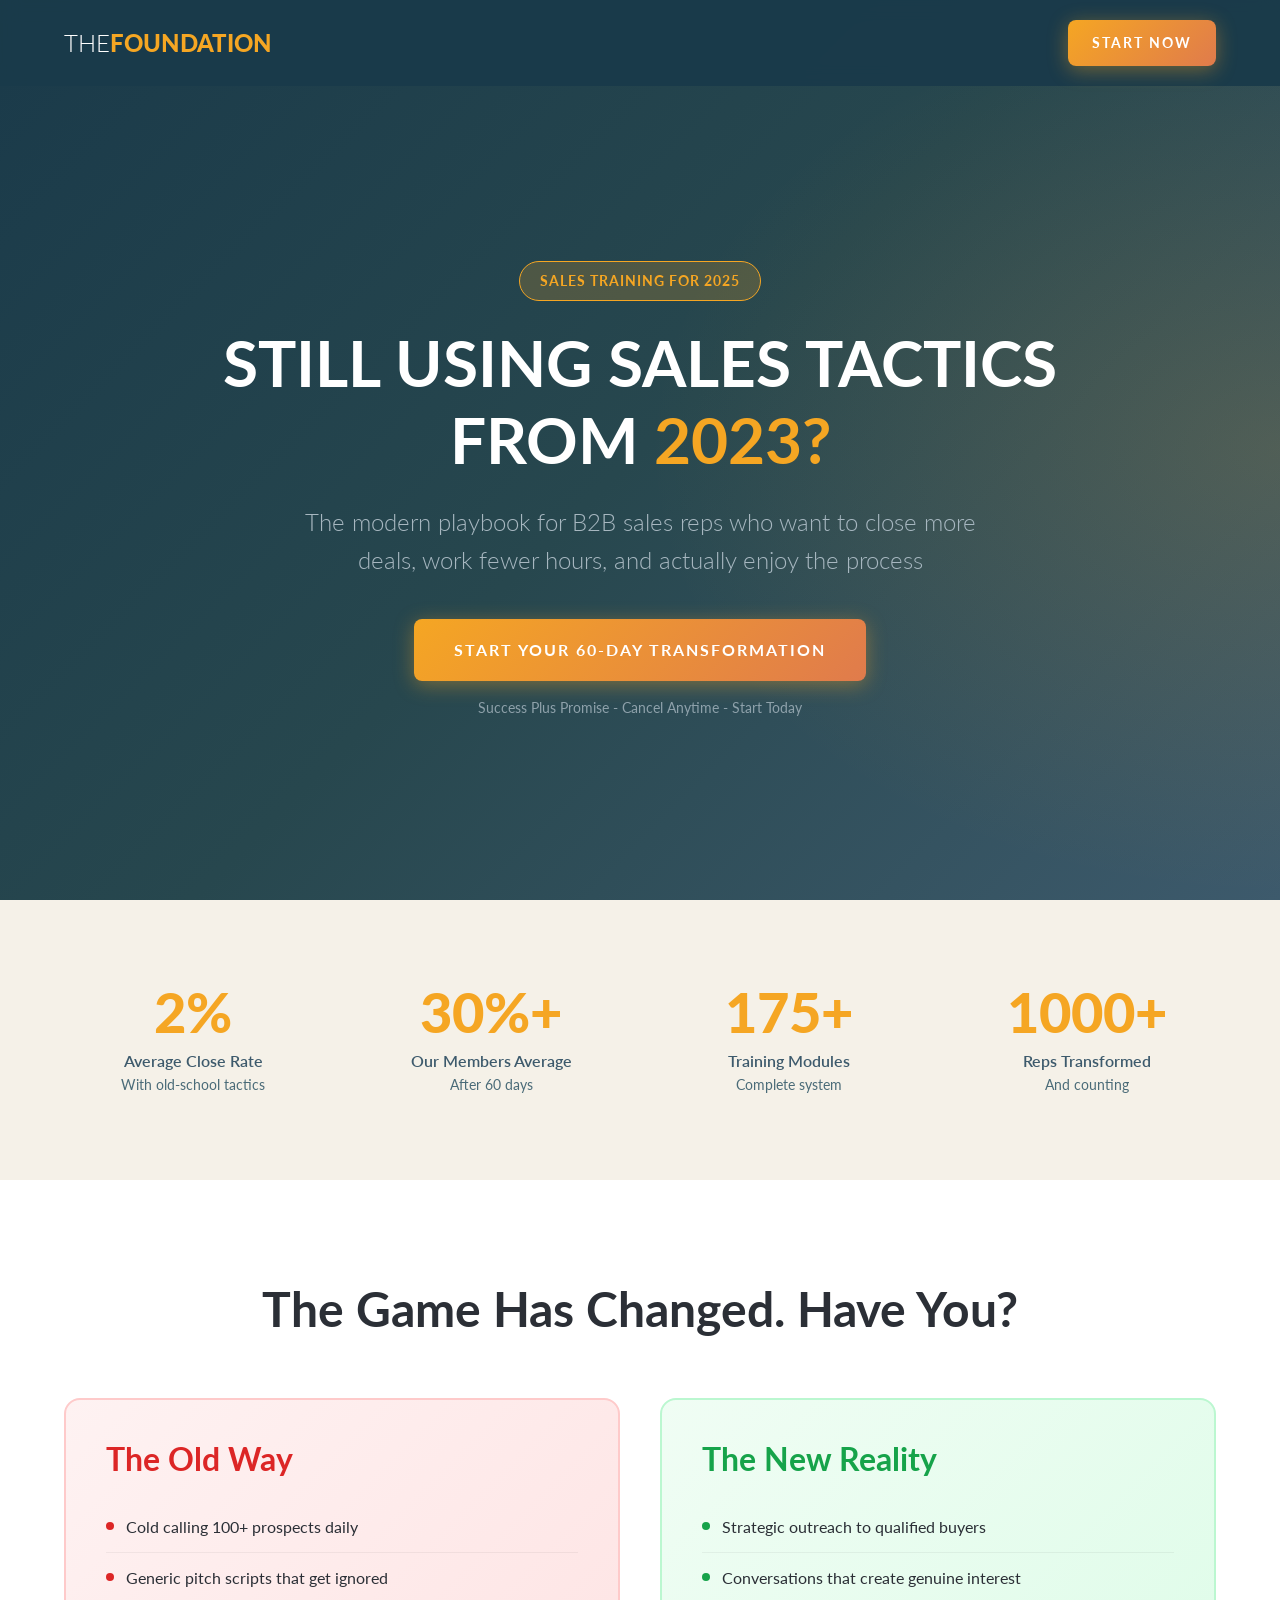
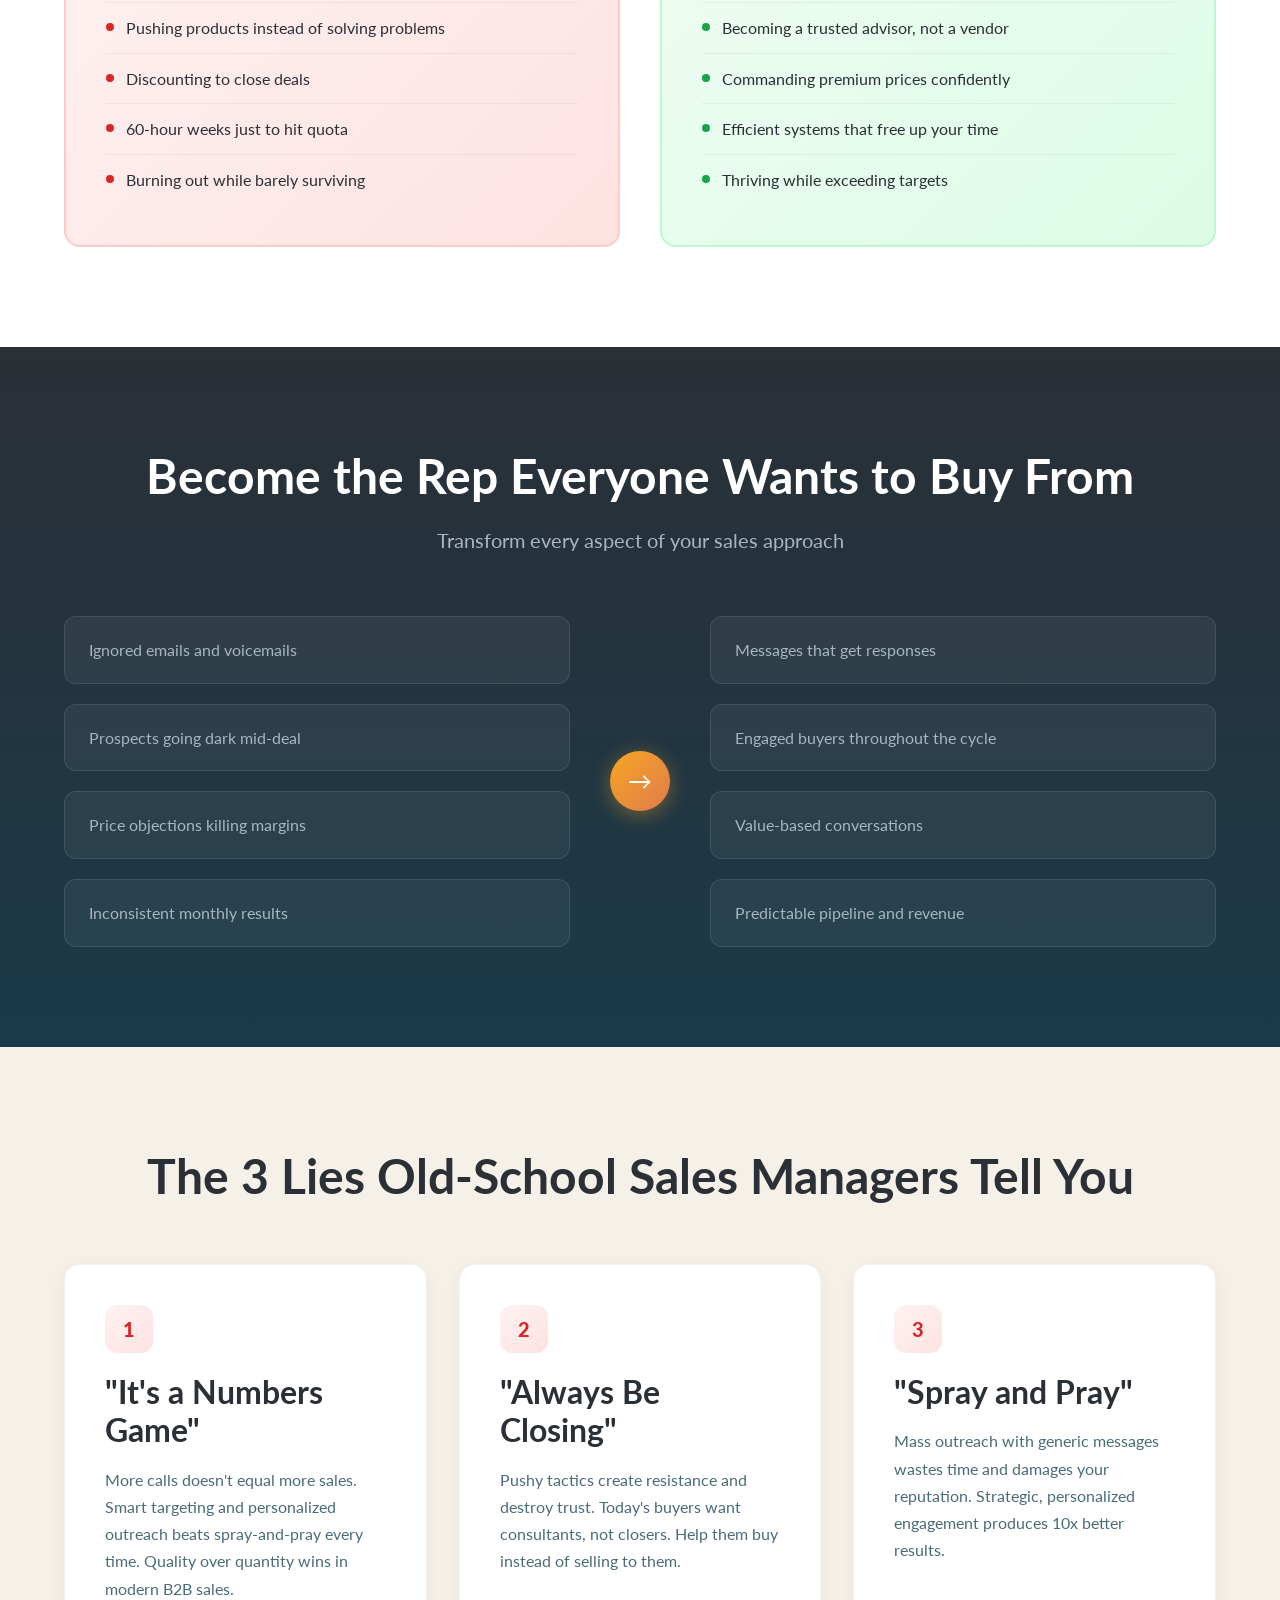
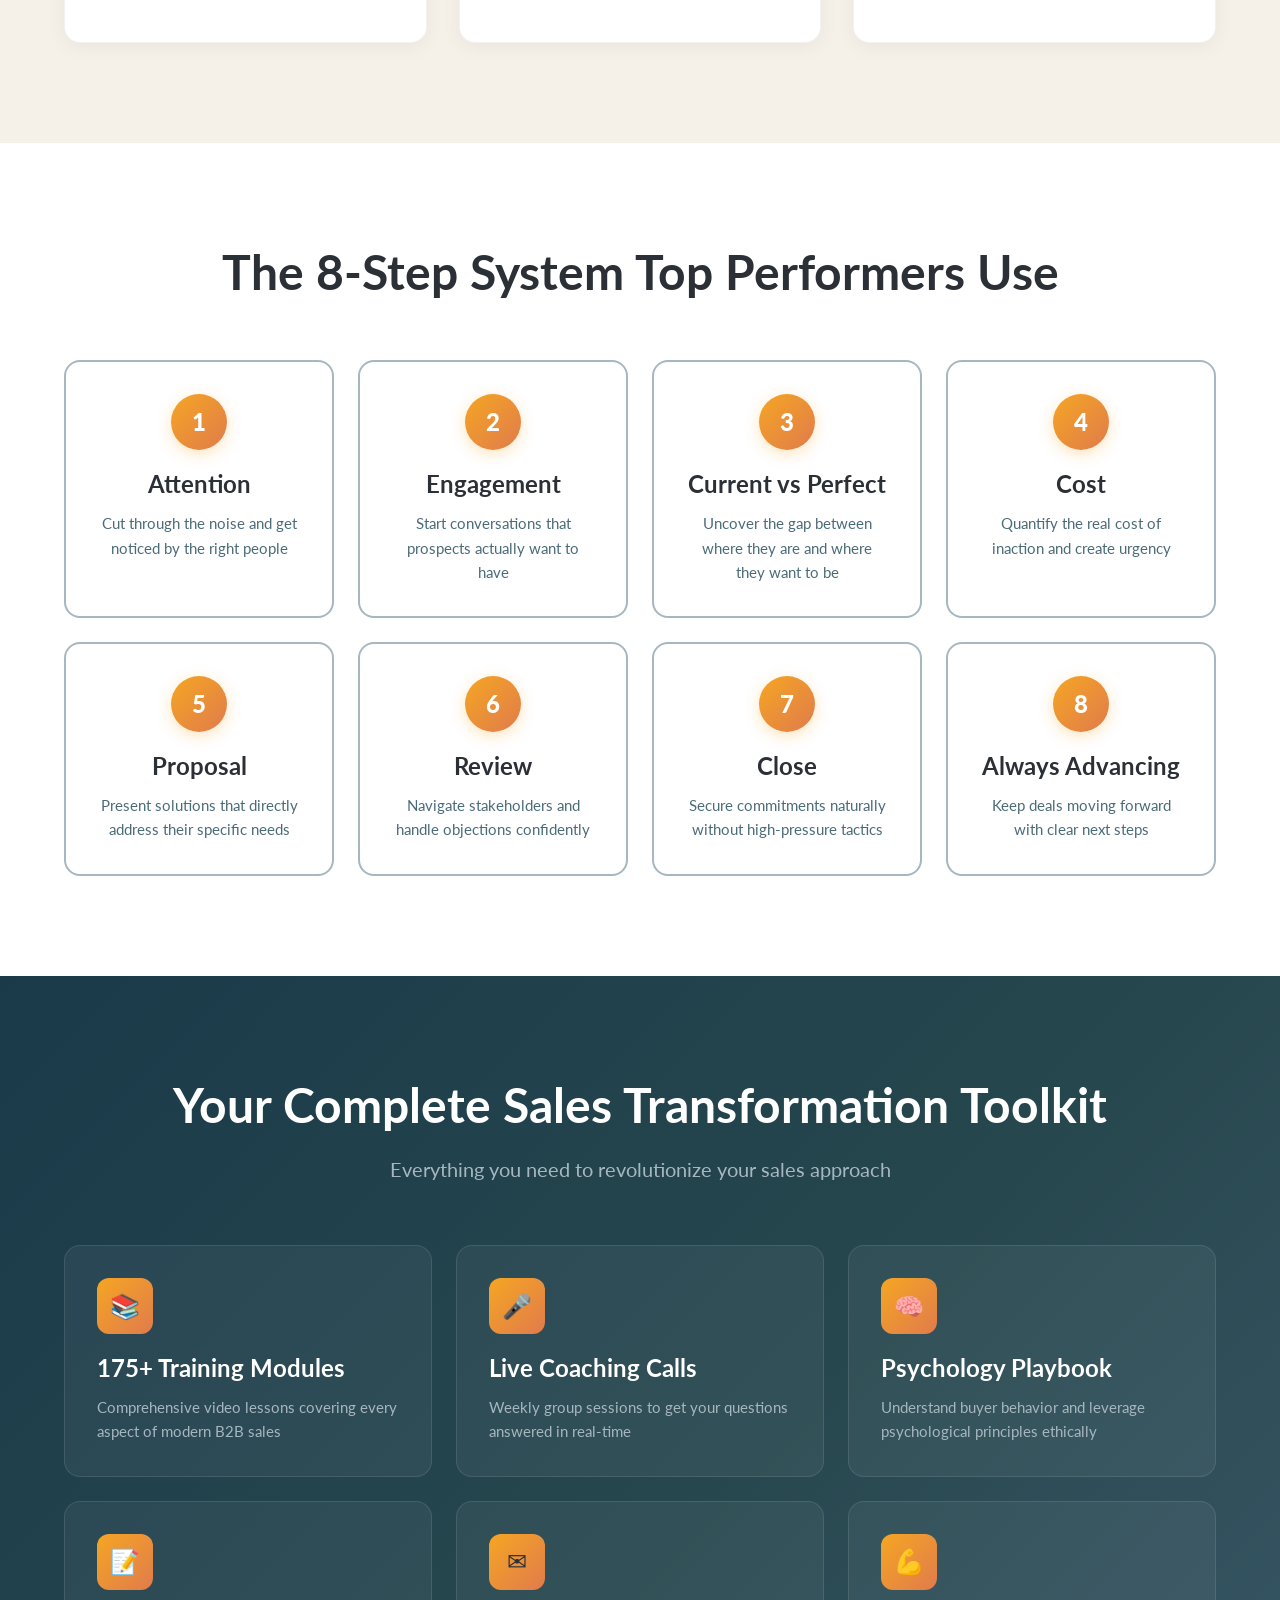
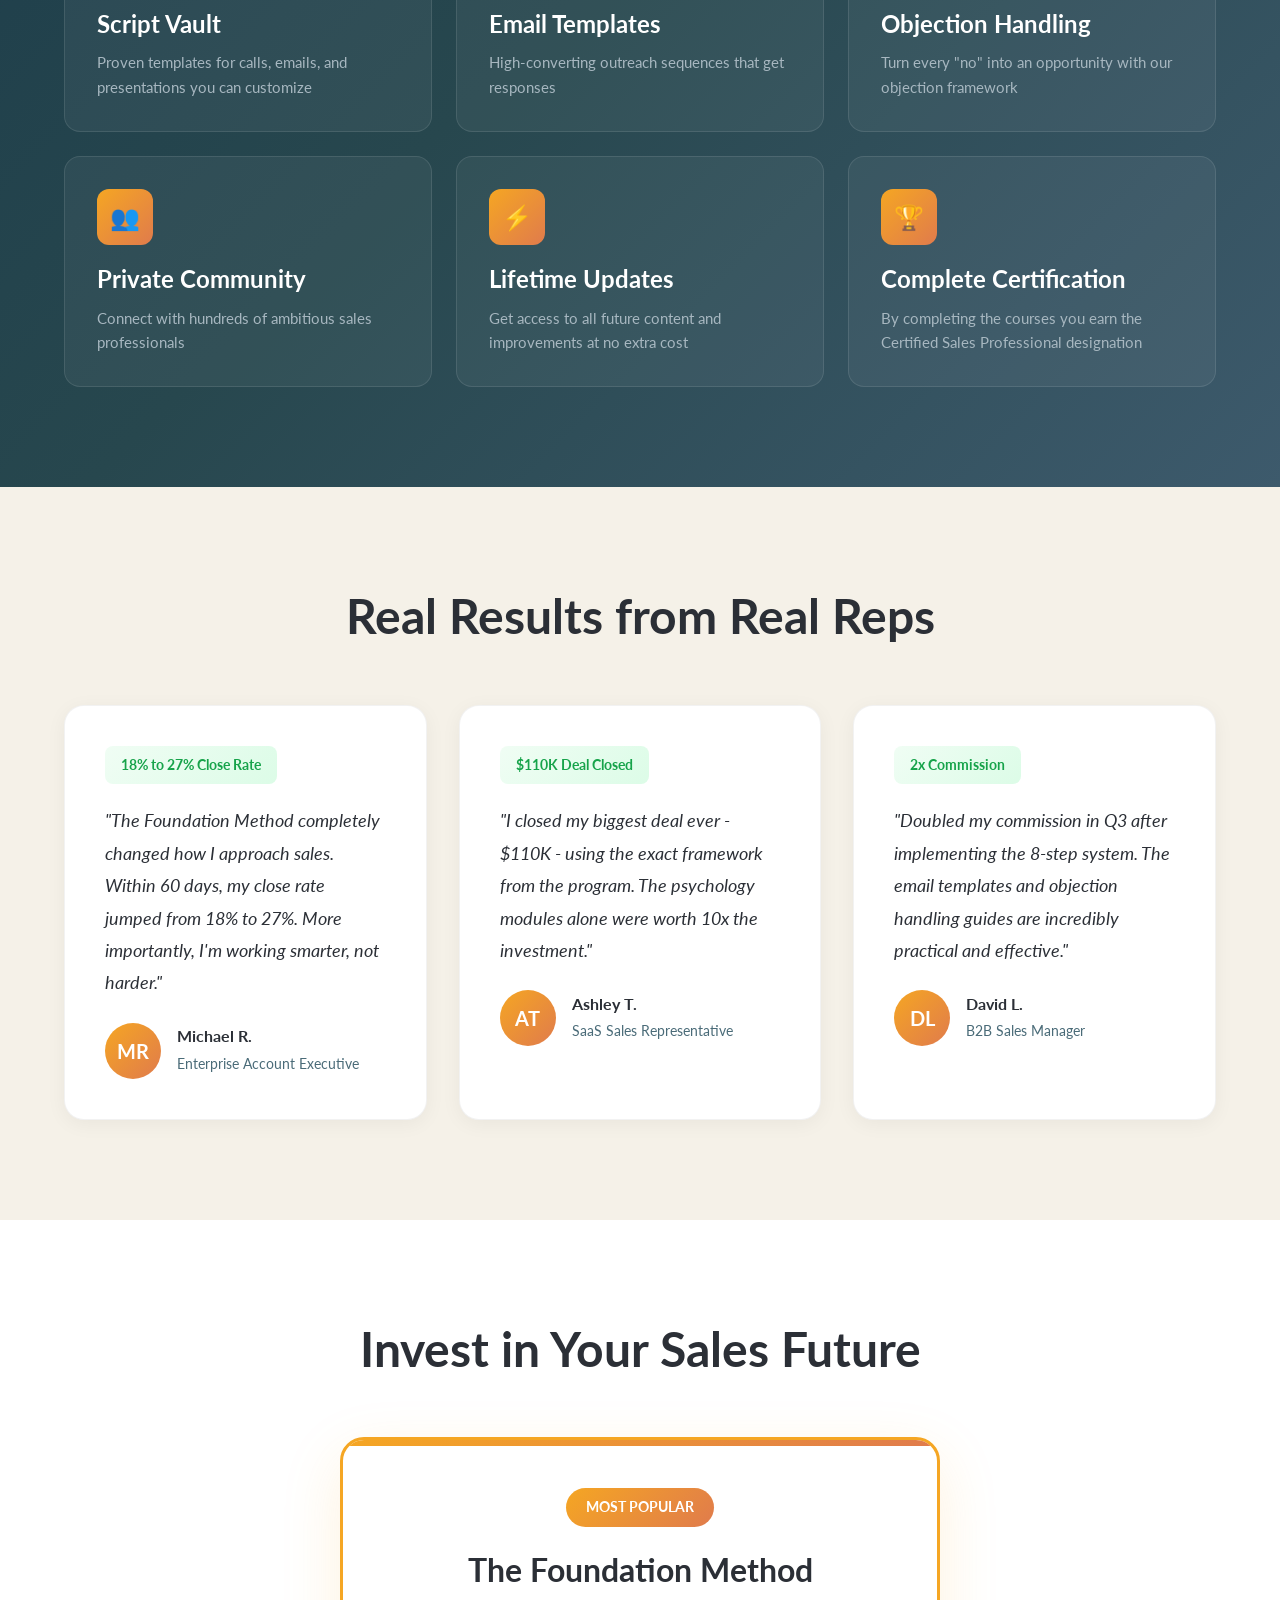
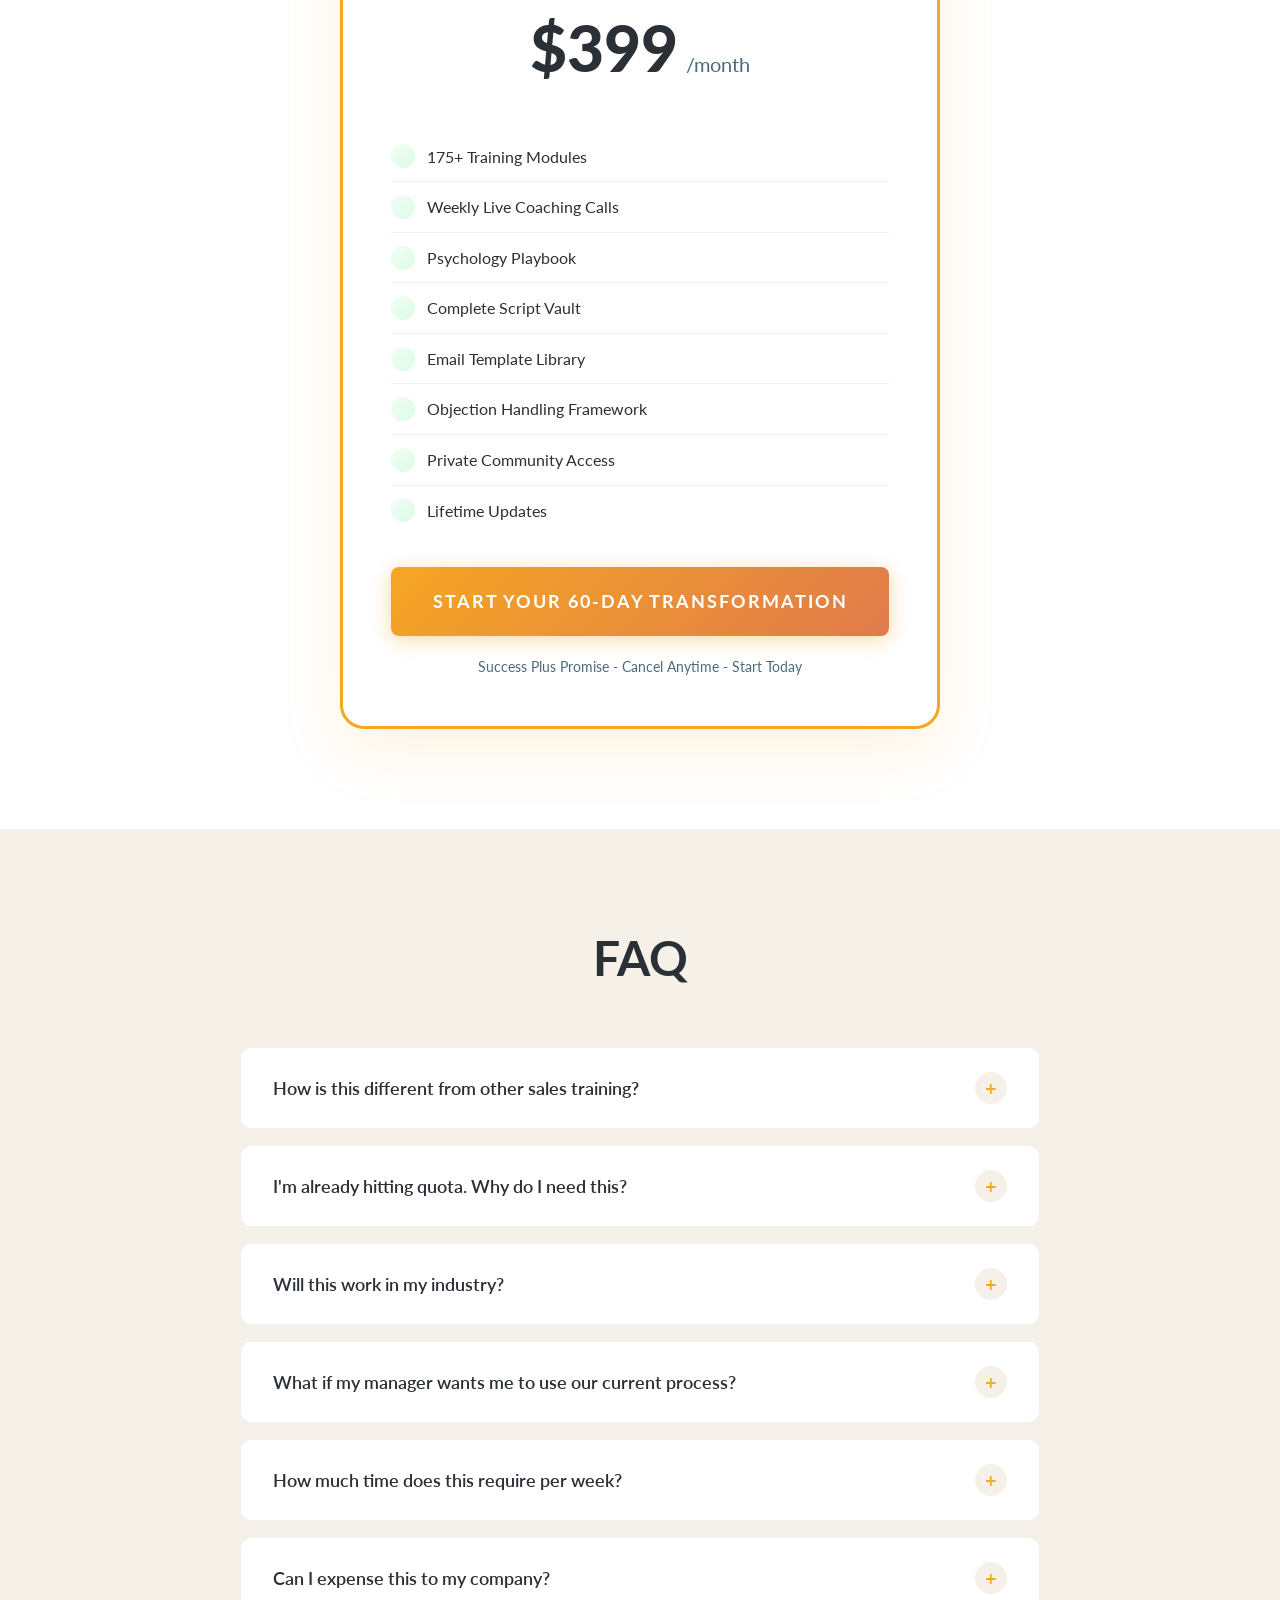
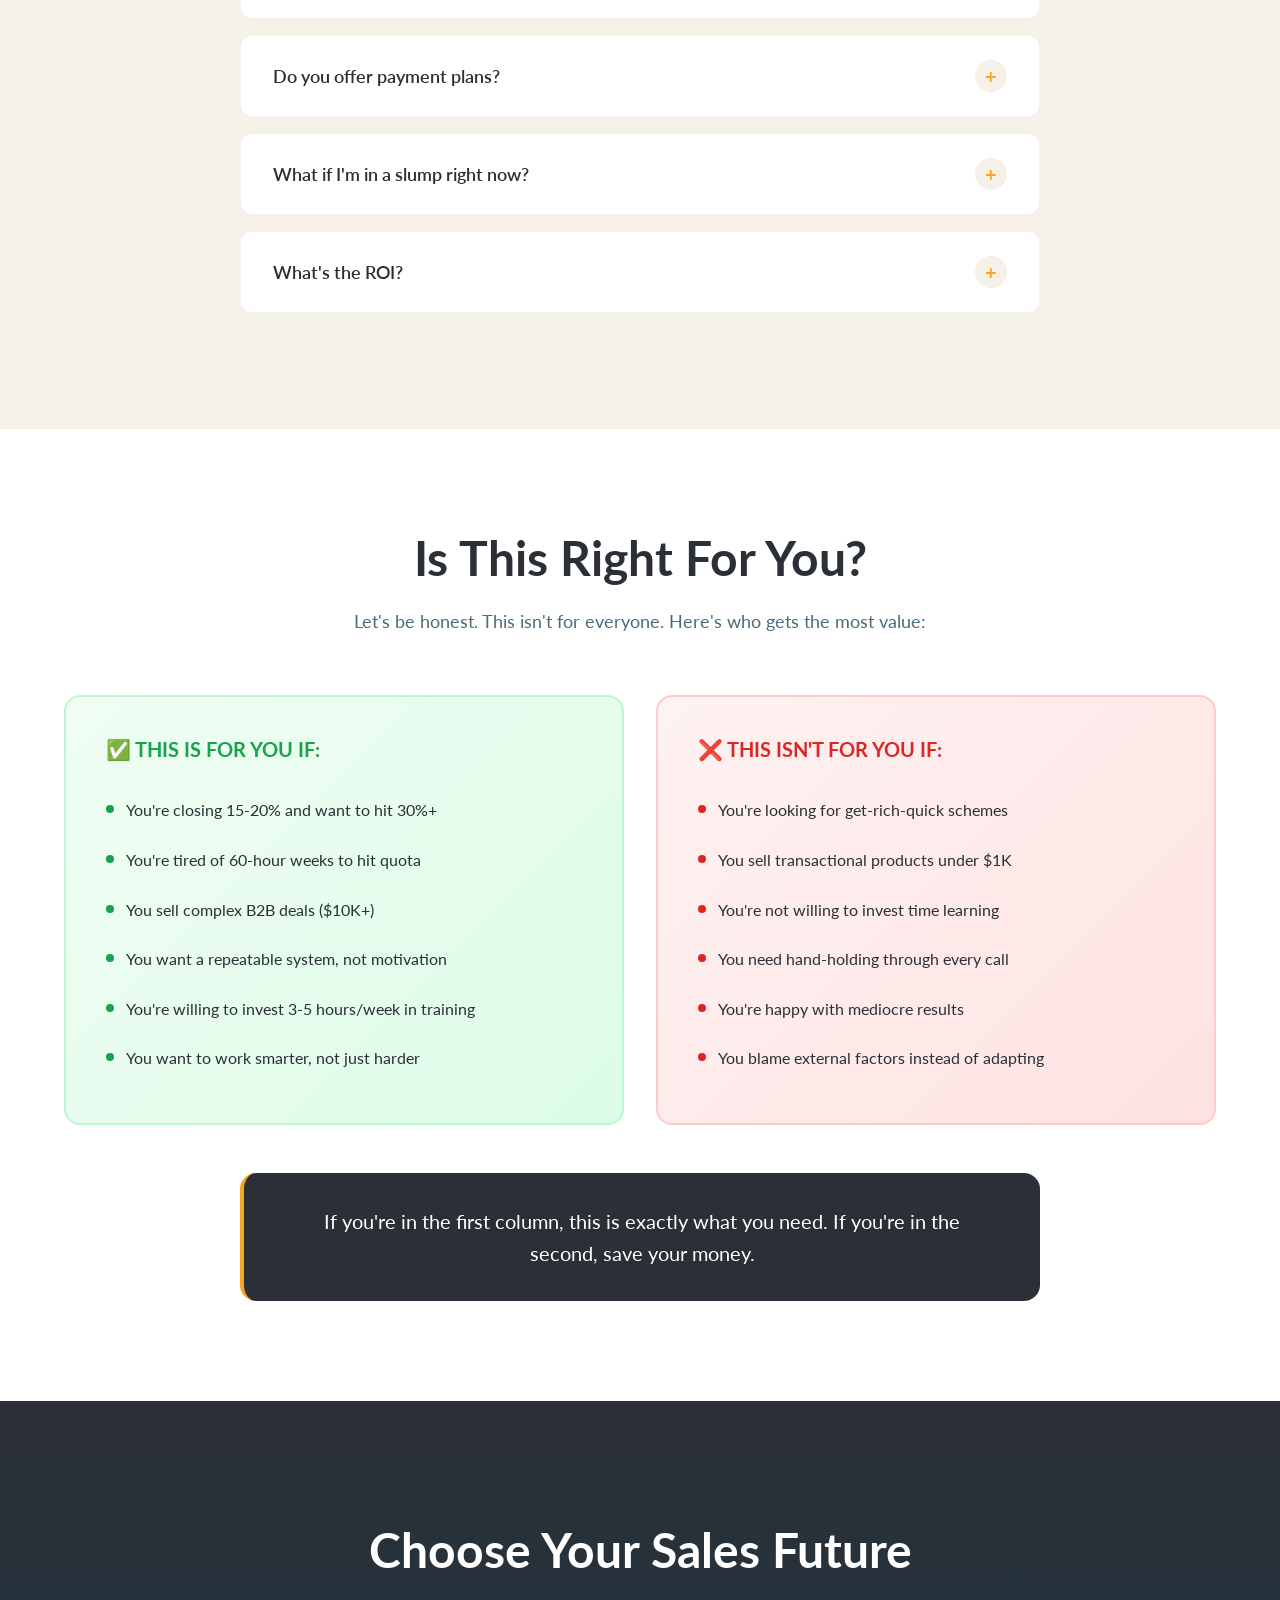
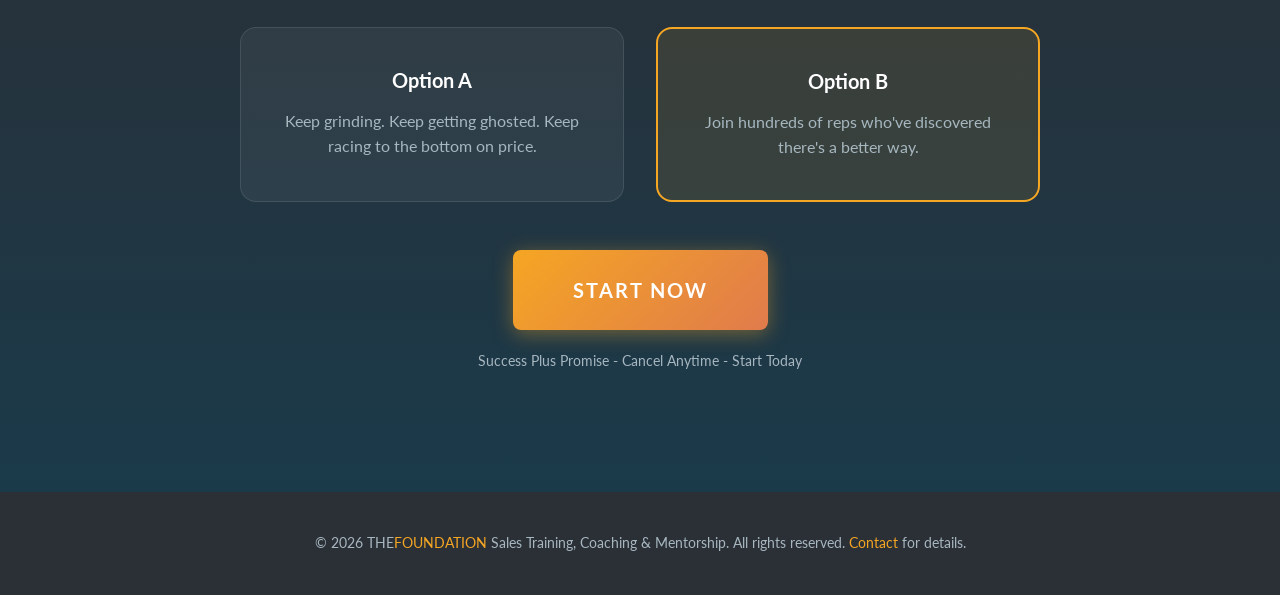
<file: sales/main/index.html>
<!DOCTYPE html>
<html lang="en">
<head>
    <meta charset="UTF-8">
    <meta name="viewport" content="width=device-width, initial-scale=1.0">
    <title>The Foundation Method - Modern Sales Training for 2025</title>
    <link rel="preconnect" href="https://fonts.googleapis.com">
    <link rel="preconnect" href="https://fonts.gstatic.com" crossorigin>
    <link href="https://fonts.googleapis.com/css2?family=Lato:wght@300;400;700;900&display=swap" rel="stylesheet">
    <style>
        /* ===== CSS VARIABLES - Foundation Brand Colors ===== */
        :root {
            /* Primary Colors */
            --foundation-orange: #F5A623;
            --steel-blue: #3D5A6C;
            --pale-steel: #A7B7C0;
            --pure-white: #FFFFFF;
            --charcoal: #2B2F36;

            /* Extended Palette */
            --deep-teal: #1A3A4A;
            --dark-teal: #27474E;
            --dusty-blue: #4A6B78;
            --burnt-coral: #E07B4C;
            --sage-green: #7B9E87;
            --warm-cream: #F5F1E8;

            /* Gradients */
            --gradient-hero: linear-gradient(135deg, var(--deep-teal) 0%, var(--dark-teal) 50%, var(--steel-blue) 100%);
            --gradient-cta: linear-gradient(135deg, var(--foundation-orange) 0%, var(--burnt-coral) 100%);
            --gradient-dark: linear-gradient(180deg, var(--charcoal) 0%, var(--deep-teal) 100%);

            /* Typography */
            --font-primary: 'Lato', sans-serif;

            /* Spacing */
            --section-padding: 100px 0;
            --container-width: 1200px;
        }

        /* ===== RESET & BASE ===== */
        *, *::before, *::after {
            margin: 0;
            padding: 0;
            box-sizing: border-box;
        }

        html {
            scroll-behavior: smooth;
        }

        body {
            font-family: var(--font-primary);
            font-weight: 400;
            line-height: 1.6;
            color: var(--charcoal);
            background: var(--pure-white);
            overflow-x: hidden;
        }

        .container {
            max-width: var(--container-width);
            margin: 0 auto;
            padding: 0 24px;
        }

        /* ===== TYPOGRAPHY ===== */
        h1, h2, h3, h4, h5, h6 {
            font-weight: 700;
            line-height: 1.2;
        }

        h1 { font-size: clamp(2.5rem, 5vw, 4rem); }
        h2 { font-size: clamp(2rem, 4vw, 3rem); }
        h3 { font-size: clamp(1.5rem, 3vw, 2rem); }
        h4 { font-size: clamp(1.25rem, 2vw, 1.5rem); }

        p {
            font-size: 1.125rem;
            color: var(--dusty-blue);
        }

        /* ===== BUTTONS ===== */
        .btn {
            display: inline-flex;
            align-items: center;
            justify-content: center;
            padding: 18px 40px;
            font-family: var(--font-primary);
            font-weight: 700;
            font-size: 1rem;
            text-transform: uppercase;
            letter-spacing: 2px;
            text-decoration: none;
            border: none;
            border-radius: 8px;
            cursor: pointer;
            transition: all 0.3s cubic-bezier(0.4, 0, 0.2, 1);
        }

        .btn-primary {
            background: var(--gradient-cta);
            color: var(--pure-white);
            box-shadow: 0 4px 20px rgba(245, 166, 35, 0.4);
        }

        .btn-primary:hover {
            transform: translateY(-3px);
            box-shadow: 0 8px 30px rgba(245, 166, 35, 0.5);
        }

        .btn-secondary {
            background: transparent;
            color: var(--foundation-orange);
            border: 2px solid var(--foundation-orange);
        }

        .btn-secondary:hover {
            background: var(--foundation-orange);
            color: var(--pure-white);
        }

        /* ===== NAVIGATION ===== */
        .nav {
            position: fixed;
            top: 0;
            left: 0;
            right: 0;
            z-index: 1000;
            padding: 20px 0;
            background: rgba(26, 58, 74, 0.95);
            backdrop-filter: blur(10px);
            transition: all 0.3s ease;
        }

        .nav-container {
            display: flex;
            justify-content: space-between;
            align-items: center;
        }

        .logo {
            font-size: 1.5rem;
            color: var(--pure-white);
        }

        .logo span:first-child {
            font-weight: 300;
        }

        .logo span:last-child {
            font-weight: 900;
            color: var(--foundation-orange);
        }

        .nav-cta {
            padding: 12px 24px;
            font-size: 0.875rem;
        }

        /* ===== HERO SECTION ===== */
        .hero {
            min-height: 100vh;
            display: flex;
            align-items: center;
            background: var(--gradient-hero);
            position: relative;
            overflow: hidden;
            padding-top: 80px;
        }

        .hero::before {
            content: '';
            position: absolute;
            top: 0;
            right: 0;
            width: 50%;
            height: 100%;
            background: radial-gradient(ellipse at center right, rgba(245, 166, 35, 0.15) 0%, transparent 70%);
        }

        .hero-content {
            text-align: center;
            position: relative;
            z-index: 2;
        }

        .hero-badge {
            display: inline-block;
            padding: 8px 20px;
            background: rgba(245, 166, 35, 0.2);
            border: 1px solid var(--foundation-orange);
            border-radius: 50px;
            color: var(--foundation-orange);
            font-weight: 700;
            font-size: 0.875rem;
            letter-spacing: 1px;
            margin-bottom: 24px;
        }

        .hero h1 {
            color: var(--pure-white);
            margin-bottom: 24px;
        }

        .hero h1 span {
            color: var(--foundation-orange);
        }

        .hero-subtitle {
            font-size: 1.5rem;
            color: var(--pale-steel);
            max-width: 700px;
            margin: 0 auto 40px;
            font-weight: 300;
        }

        .hero .btn {
            margin-bottom: 16px;
        }

        .hero-trust {
            color: var(--pale-steel);
            font-size: 0.875rem;
            opacity: 0.8;
        }

        /* ===== STATS SECTION ===== */
        .stats {
            padding: 60px 0;
            background: var(--warm-cream);
        }

        .stats-grid {
            display: grid;
            grid-template-columns: repeat(auto-fit, minmax(200px, 1fr));
            gap: 40px;
            text-align: center;
        }

        .stat-item {
            padding: 24px;
        }

        .stat-number {
            font-size: 3.5rem;
            font-weight: 900;
            color: var(--foundation-orange);
            line-height: 1;
            margin-bottom: 8px;
        }

        .stat-label {
            font-size: 1rem;
            color: var(--steel-blue);
            font-weight: 600;
        }

        .stat-sublabel {
            font-size: 0.875rem;
            color: var(--dusty-blue);
        }

        /* ===== PROBLEM SECTION ===== */
        .problem {
            padding: var(--section-padding);
            background: var(--pure-white);
        }

        .problem h2 {
            text-align: center;
            color: var(--charcoal);
            margin-bottom: 60px;
        }

        .comparison-grid {
            display: grid;
            grid-template-columns: repeat(auto-fit, minmax(300px, 1fr));
            gap: 40px;
        }

        .comparison-card {
            padding: 40px;
            border-radius: 16px;
            position: relative;
            overflow: hidden;
        }

        .comparison-card.old-way {
            background: linear-gradient(135deg, #fef2f2 0%, #fee2e2 100%);
            border: 2px solid #fecaca;
        }

        .comparison-card.new-way {
            background: linear-gradient(135deg, #f0fdf4 0%, #dcfce7 100%);
            border: 2px solid #bbf7d0;
        }

        .comparison-card h3 {
            margin-bottom: 24px;
            display: flex;
            align-items: center;
            gap: 12px;
        }

        .comparison-card.old-way h3 { color: #dc2626; }
        .comparison-card.new-way h3 { color: #16a34a; }

        .comparison-card ul {
            list-style: none;
        }

        .comparison-card li {
            padding: 12px 0;
            border-bottom: 1px solid rgba(0,0,0,0.05);
            display: flex;
            align-items: flex-start;
            gap: 12px;
            font-size: 1rem;
            color: var(--charcoal);
        }

        .comparison-card li:last-child {
            border-bottom: none;
        }

        .comparison-card li::before {
            content: '';
            width: 8px;
            height: 8px;
            border-radius: 50%;
            margin-top: 8px;
            flex-shrink: 0;
        }

        .comparison-card.old-way li::before { background: #dc2626; }
        .comparison-card.new-way li::before { background: #16a34a; }

        /* ===== TRANSFORMATION SECTION ===== */
        .transformation {
            padding: var(--section-padding);
            background: var(--gradient-dark);
        }

        .transformation h2 {
            text-align: center;
            color: var(--pure-white);
            margin-bottom: 20px;
        }

        .transformation-subtitle {
            text-align: center;
            color: var(--pale-steel);
            font-size: 1.25rem;
            margin-bottom: 60px;
        }

        .transformation-grid {
            display: grid;
            grid-template-columns: 1fr auto 1fr;
            gap: 40px;
            align-items: center;
        }

        @media (max-width: 768px) {
            .transformation-grid {
                grid-template-columns: 1fr;
            }
        }

        .transformation-column {
            display: flex;
            flex-direction: column;
            gap: 20px;
        }

        .transformation-item {
            padding: 20px 24px;
            background: rgba(255,255,255,0.05);
            border-radius: 12px;
            color: var(--pale-steel);
            font-size: 1rem;
            border: 1px solid rgba(255,255,255,0.1);
        }

        .transformation-arrow {
            display: flex;
            justify-content: center;
            align-items: center;
        }

        .arrow-icon {
            width: 60px;
            height: 60px;
            background: var(--gradient-cta);
            border-radius: 50%;
            display: flex;
            justify-content: center;
            align-items: center;
            font-size: 1.5rem;
            color: var(--pure-white);
            box-shadow: 0 4px 20px rgba(245, 166, 35, 0.4);
        }

        /* ===== LIES SECTION ===== */
        .lies {
            padding: var(--section-padding);
            background: var(--warm-cream);
        }

        .lies h2 {
            text-align: center;
            color: var(--charcoal);
            margin-bottom: 60px;
        }

        .lies-grid {
            display: grid;
            grid-template-columns: repeat(auto-fit, minmax(320px, 1fr));
            gap: 32px;
        }

        .lie-card {
            background: var(--pure-white);
            border-radius: 16px;
            padding: 40px;
            box-shadow: 0 4px 20px rgba(0,0,0,0.05);
            border: 1px solid rgba(0,0,0,0.05);
            transition: all 0.3s ease;
        }

        .lie-card:hover {
            transform: translateY(-8px);
            box-shadow: 0 12px 40px rgba(0,0,0,0.1);
        }

        .lie-number {
            width: 48px;
            height: 48px;
            background: linear-gradient(135deg, #fef2f2 0%, #fee2e2 100%);
            border-radius: 12px;
            display: flex;
            align-items: center;
            justify-content: center;
            font-weight: 900;
            font-size: 1.25rem;
            color: #dc2626;
            margin-bottom: 20px;
        }

        .lie-card h3 {
            color: var(--charcoal);
            margin-bottom: 16px;
        }

        .lie-card p {
            font-size: 1rem;
            line-height: 1.7;
        }

        /* ===== SYSTEM SECTION ===== */
        .system {
            padding: var(--section-padding);
            background: var(--pure-white);
        }

        .system h2 {
            text-align: center;
            color: var(--charcoal);
            margin-bottom: 60px;
        }

        .system-grid {
            display: grid;
            grid-template-columns: repeat(auto-fit, minmax(250px, 1fr));
            gap: 24px;
        }

        .system-step {
            background: var(--pure-white);
            border: 2px solid var(--pale-steel);
            border-radius: 16px;
            padding: 32px;
            text-align: center;
            transition: all 0.3s ease;
            position: relative;
        }

        .system-step:hover {
            border-color: var(--foundation-orange);
            transform: translateY(-4px);
        }

        .step-number {
            width: 56px;
            height: 56px;
            background: var(--gradient-cta);
            border-radius: 50%;
            display: flex;
            align-items: center;
            justify-content: center;
            font-weight: 900;
            font-size: 1.5rem;
            color: var(--pure-white);
            margin: 0 auto 20px;
            box-shadow: 0 4px 15px rgba(245, 166, 35, 0.3);
        }

        .system-step h4 {
            color: var(--charcoal);
            margin-bottom: 12px;
        }

        .system-step p {
            font-size: 0.95rem;
            color: var(--dusty-blue);
        }

        /* ===== TOOLKIT SECTION ===== */
        .toolkit {
            padding: var(--section-padding);
            background: var(--gradient-hero);
        }

        .toolkit h2 {
            text-align: center;
            color: var(--pure-white);
            margin-bottom: 20px;
        }

        .toolkit-subtitle {
            text-align: center;
            color: var(--pale-steel);
            font-size: 1.25rem;
            margin-bottom: 60px;
        }

        .toolkit-grid {
            display: grid;
            grid-template-columns: repeat(auto-fit, minmax(280px, 1fr));
            gap: 24px;
        }

        .toolkit-item {
            background: rgba(255,255,255,0.05);
            border: 1px solid rgba(255,255,255,0.1);
            border-radius: 16px;
            padding: 32px;
            transition: all 0.3s ease;
        }

        .toolkit-item:hover {
            background: rgba(255,255,255,0.1);
            transform: translateY(-4px);
        }

        .toolkit-icon {
            width: 56px;
            height: 56px;
            background: var(--gradient-cta);
            border-radius: 12px;
            display: flex;
            align-items: center;
            justify-content: center;
            font-size: 1.5rem;
            margin-bottom: 20px;
        }

        .toolkit-item h4 {
            color: var(--pure-white);
            margin-bottom: 12px;
        }

        .toolkit-item p {
            color: var(--pale-steel);
            font-size: 0.95rem;
        }

        /* ===== TESTIMONIALS SECTION ===== */
        .testimonials {
            padding: var(--section-padding);
            background: var(--warm-cream);
        }

        .testimonials h2 {
            text-align: center;
            color: var(--charcoal);
            margin-bottom: 60px;
        }

        .testimonials-grid {
            display: grid;
            grid-template-columns: repeat(auto-fit, minmax(340px, 1fr));
            gap: 32px;
        }

        .testimonial-card {
            background: var(--pure-white);
            border-radius: 20px;
            padding: 40px;
            box-shadow: 0 4px 20px rgba(0,0,0,0.05);
            border: 1px solid rgba(0,0,0,0.05);
        }

        .testimonial-metric {
            display: inline-block;
            padding: 8px 16px;
            background: linear-gradient(135deg, #f0fdf4 0%, #dcfce7 100%);
            border-radius: 8px;
            font-weight: 700;
            color: #16a34a;
            font-size: 0.875rem;
            margin-bottom: 20px;
        }

        .testimonial-text {
            font-size: 1.125rem;
            color: var(--charcoal);
            font-style: italic;
            line-height: 1.8;
            margin-bottom: 24px;
        }

        .testimonial-author {
            display: flex;
            align-items: center;
            gap: 16px;
        }

        .author-avatar {
            width: 56px;
            height: 56px;
            background: var(--gradient-cta);
            border-radius: 50%;
            display: flex;
            align-items: center;
            justify-content: center;
            font-weight: 700;
            color: var(--pure-white);
            font-size: 1.25rem;
        }

        .author-info h5 {
            color: var(--charcoal);
            font-size: 1rem;
            margin-bottom: 4px;
        }

        .author-info span {
            color: var(--dusty-blue);
            font-size: 0.875rem;
        }

        /* ===== PRICING SECTION ===== */
        .pricing {
            padding: var(--section-padding);
            background: var(--pure-white);
        }

        .pricing h2 {
            text-align: center;
            color: var(--charcoal);
            margin-bottom: 60px;
        }

        .pricing-card {
            max-width: 600px;
            margin: 0 auto;
            background: var(--pure-white);
            border: 3px solid var(--foundation-orange);
            border-radius: 24px;
            padding: 48px;
            text-align: center;
            box-shadow: 0 20px 60px rgba(245, 166, 35, 0.15);
            position: relative;
            overflow: hidden;
        }

        .pricing-card::before {
            content: '';
            position: absolute;
            top: 0;
            left: 0;
            right: 0;
            height: 6px;
            background: var(--gradient-cta);
        }

        .pricing-badge {
            display: inline-block;
            padding: 8px 20px;
            background: var(--gradient-cta);
            border-radius: 50px;
            color: var(--pure-white);
            font-weight: 700;
            font-size: 0.875rem;
            margin-bottom: 24px;
        }

        .pricing-title {
            color: var(--charcoal);
            margin-bottom: 8px;
        }

        .pricing-price {
            display: flex;
            align-items: baseline;
            justify-content: center;
            gap: 8px;
            margin-bottom: 32px;
        }

        .price-amount {
            font-size: 4rem;
            font-weight: 900;
            color: var(--charcoal);
        }

        .price-period {
            font-size: 1.25rem;
            color: var(--dusty-blue);
        }

        .pricing-features {
            list-style: none;
            text-align: left;
            margin-bottom: 32px;
        }

        .pricing-features li {
            padding: 12px 0;
            display: flex;
            align-items: center;
            gap: 12px;
            font-size: 1rem;
            color: var(--charcoal);
            border-bottom: 1px solid rgba(0,0,0,0.05);
        }

        .pricing-features li:last-child {
            border-bottom: none;
        }

        .pricing-features li::before {
            content: '';
            width: 24px;
            height: 24px;
            background: linear-gradient(135deg, #f0fdf4 0%, #dcfce7 100%);
            border-radius: 50%;
            flex-shrink: 0;
        }

        .pricing-cta {
            width: 100%;
            padding: 20px;
            font-size: 1.125rem;
        }

        .pricing-guarantee {
            margin-top: 20px;
            color: var(--dusty-blue);
            font-size: 0.875rem;
        }

        /* ===== FAQ SECTION ===== */
        .faq {
            padding: var(--section-padding);
            background: var(--warm-cream);
        }

        .faq h2 {
            text-align: center;
            color: var(--charcoal);
            margin-bottom: 60px;
        }

        .faq-list {
            max-width: 800px;
            margin: 0 auto;
        }

        .faq-item {
            background: var(--pure-white);
            border-radius: 12px;
            margin-bottom: 16px;
            overflow: hidden;
            border: 1px solid rgba(0,0,0,0.05);
        }

        .faq-question {
            width: 100%;
            padding: 24px 32px;
            display: flex;
            justify-content: space-between;
            align-items: center;
            background: none;
            border: none;
            cursor: pointer;
            text-align: left;
            font-family: var(--font-primary);
            font-size: 1.125rem;
            font-weight: 600;
            color: var(--charcoal);
            transition: all 0.3s ease;
        }

        .faq-question:hover {
            color: var(--foundation-orange);
        }

        .faq-icon {
            width: 32px;
            height: 32px;
            background: var(--warm-cream);
            border-radius: 50%;
            display: flex;
            align-items: center;
            justify-content: center;
            font-size: 1.25rem;
            color: var(--foundation-orange);
            transition: transform 0.3s ease;
        }

        .faq-item.active .faq-icon {
            transform: rotate(45deg);
        }

        .faq-answer {
            padding: 0 32px 24px;
            color: var(--dusty-blue);
            line-height: 1.7;
            display: none;
        }

        .faq-item.active .faq-answer {
            display: block;
        }

        /* ===== FIT CHECK SECTION ===== */
        .fit-check {
            padding: var(--section-padding);
            background: var(--pure-white);
        }

        .fit-check h2 {
            text-align: center;
            color: var(--charcoal);
            margin-bottom: 20px;
        }

        .fit-check-subtitle {
            text-align: center;
            color: var(--dusty-blue);
            font-size: 1.125rem;
            margin-bottom: 60px;
        }

        .fit-grid {
            display: grid;
            grid-template-columns: repeat(auto-fit, minmax(340px, 1fr));
            gap: 32px;
            margin-bottom: 48px;
        }

        .fit-card {
            padding: 40px;
            border-radius: 16px;
        }

        .fit-card.good {
            background: linear-gradient(135deg, #f0fdf4 0%, #dcfce7 100%);
            border: 2px solid #bbf7d0;
        }

        .fit-card.bad {
            background: linear-gradient(135deg, #fef2f2 0%, #fee2e2 100%);
            border: 2px solid #fecaca;
        }

        .fit-card h3 {
            margin-bottom: 24px;
            display: flex;
            align-items: center;
            gap: 12px;
            font-size: 1.25rem;
        }

        .fit-card.good h3 { color: #16a34a; }
        .fit-card.bad h3 { color: #dc2626; }

        .fit-card ul {
            list-style: none;
        }

        .fit-card li {
            padding: 12px 0;
            display: flex;
            align-items: flex-start;
            gap: 12px;
            font-size: 1rem;
            color: var(--charcoal);
        }

        .fit-card li::before {
            content: '';
            width: 8px;
            height: 8px;
            border-radius: 50%;
            margin-top: 8px;
            flex-shrink: 0;
        }

        .fit-card.good li::before { background: #16a34a; }
        .fit-card.bad li::before { background: #dc2626; }

        .fit-callout {
            max-width: 800px;
            margin: 0 auto;
            background: var(--charcoal);
            color: var(--pure-white);
            padding: 32px 48px;
            border-radius: 16px;
            text-align: center;
            font-size: 1.25rem;
            line-height: 1.6;
            border-left: 4px solid var(--foundation-orange);
        }

        /* ===== FINAL CTA SECTION ===== */
        .final-cta {
            padding: 120px 0;
            background: var(--gradient-dark);
            text-align: center;
        }

        .final-cta h2 {
            color: var(--pure-white);
            margin-bottom: 48px;
        }

        .choice-grid {
            display: grid;
            grid-template-columns: repeat(auto-fit, minmax(280px, 1fr));
            gap: 32px;
            max-width: 800px;
            margin: 0 auto 48px;
        }

        .choice-card {
            padding: 40px;
            border-radius: 16px;
            transition: all 0.3s ease;
        }

        .choice-card.option-a {
            background: rgba(255,255,255,0.05);
            border: 1px solid rgba(255,255,255,0.1);
        }

        .choice-card.option-b {
            background: rgba(245, 166, 35, 0.1);
            border: 2px solid var(--foundation-orange);
        }

        .choice-card h4 {
            color: var(--pure-white);
            margin-bottom: 16px;
            font-size: 1.25rem;
        }

        .choice-card p {
            color: var(--pale-steel);
            font-size: 1rem;
        }

        .final-cta .btn {
            padding: 24px 60px;
            font-size: 1.25rem;
        }

        .cta-trust {
            margin-top: 20px;
            color: var(--pale-steel);
            font-size: 0.875rem;
        }

        /* ===== FOOTER ===== */
        .footer {
            padding: 40px 0;
            background: var(--charcoal);
            text-align: center;
        }

        .footer p {
            color: var(--pale-steel);
            font-size: 0.875rem;
        }

        .footer a {
            color: var(--foundation-orange);
            text-decoration: none;
        }

        .footer a:hover {
            text-decoration: underline;
        }

        /* ===== ANIMATIONS ===== */
        @keyframes fadeInUp {
            from {
                opacity: 0;
                transform: translateY(30px);
            }
            to {
                opacity: 1;
                transform: translateY(0);
            }
        }

        .animate-on-scroll {
            opacity: 0;
            transform: translateY(30px);
            transition: all 0.6s cubic-bezier(0.4, 0, 0.2, 1);
        }

        .animate-on-scroll.visible {
            opacity: 1;
            transform: translateY(0);
        }

        /* ===== RESPONSIVE ===== */
        @media (max-width: 768px) {
            .hero-subtitle {
                font-size: 1.25rem;
            }

            .stats-grid {
                grid-template-columns: repeat(2, 1fr);
            }

            .stat-number {
                font-size: 2.5rem;
            }

            .comparison-grid,
            .lies-grid,
            .system-grid,
            .toolkit-grid,
            .testimonials-grid,
            .fit-grid,
            .choice-grid {
                grid-template-columns: 1fr;
            }

            .pricing-card {
                padding: 32px 24px;
            }

            .price-amount {
                font-size: 3rem;
            }

            .fit-callout {
                padding: 24px;
                font-size: 1rem;
            }
        }
    </style>
</head>
<body>
    <!-- Navigation -->
    <nav class="nav">
        <div class="container nav-container">
            <div class="logo">
                <span>THE</span><span>FOUNDATION</span>
            </div>
            <a href="#pricing" class="btn btn-primary nav-cta">Start Now</a>
        </div>
    </nav>

    <!-- Hero Section -->
    <section class="hero">
        <div class="container">
            <div class="hero-content">
                <span class="hero-badge">SALES TRAINING FOR 2025</span>
                <h1>STILL USING SALES TACTICS<br>FROM <span>2023?</span></h1>
                <p class="hero-subtitle">The modern playbook for B2B sales reps who want to close more deals, work fewer hours, and actually enjoy the process</p>
                <a href="#pricing" class="btn btn-primary">START YOUR 60-DAY TRANSFORMATION</a>
                <p class="hero-trust">Success Plus Promise - Cancel Anytime - Start Today</p>
            </div>
        </div>
    </section>

    <!-- Stats Section -->
    <section class="stats">
        <div class="container">
            <div class="stats-grid">
                <div class="stat-item">
                    <div class="stat-number">2%</div>
                    <div class="stat-label">Average Close Rate</div>
                    <div class="stat-sublabel">With old-school tactics</div>
                </div>
                <div class="stat-item">
                    <div class="stat-number">30%+</div>
                    <div class="stat-label">Our Members Average</div>
                    <div class="stat-sublabel">After 60 days</div>
                </div>
                <div class="stat-item">
                    <div class="stat-number">175+</div>
                    <div class="stat-label">Training Modules</div>
                    <div class="stat-sublabel">Complete system</div>
                </div>
                <div class="stat-item">
                    <div class="stat-number">1000+</div>
                    <div class="stat-label">Reps Transformed</div>
                    <div class="stat-sublabel">And counting</div>
                </div>
            </div>
        </div>
    </section>

    <!-- Problem Section -->
    <section class="problem">
        <div class="container">
            <h2>The Game Has Changed. Have You?</h2>
            <div class="comparison-grid">
                <div class="comparison-card old-way">
                    <h3>The Old Way</h3>
                    <ul>
                        <li>Cold calling 100+ prospects daily</li>
                        <li>Generic pitch scripts that get ignored</li>
                        <li>Pushing products instead of solving problems</li>
                        <li>Discounting to close deals</li>
                        <li>60-hour weeks just to hit quota</li>
                        <li>Burning out while barely surviving</li>
                    </ul>
                </div>
                <div class="comparison-card new-way">
                    <h3>The New Reality</h3>
                    <ul>
                        <li>Strategic outreach to qualified buyers</li>
                        <li>Conversations that create genuine interest</li>
                        <li>Becoming a trusted advisor, not a vendor</li>
                        <li>Commanding premium prices confidently</li>
                        <li>Efficient systems that free up your time</li>
                        <li>Thriving while exceeding targets</li>
                    </ul>
                </div>
            </div>
        </div>
    </section>

    <!-- Transformation Section -->
    <section class="transformation">
        <div class="container">
            <h2>Become the Rep Everyone Wants to Buy From</h2>
            <p class="transformation-subtitle">Transform every aspect of your sales approach</p>
            <div class="transformation-grid">
                <div class="transformation-column">
                    <div class="transformation-item">Ignored emails and voicemails</div>
                    <div class="transformation-item">Prospects going dark mid-deal</div>
                    <div class="transformation-item">Price objections killing margins</div>
                    <div class="transformation-item">Inconsistent monthly results</div>
                </div>
                <div class="transformation-arrow">
                    <div class="arrow-icon">&#8594;</div>
                </div>
                <div class="transformation-column">
                    <div class="transformation-item">Messages that get responses</div>
                    <div class="transformation-item">Engaged buyers throughout the cycle</div>
                    <div class="transformation-item">Value-based conversations</div>
                    <div class="transformation-item">Predictable pipeline and revenue</div>
                </div>
            </div>
        </div>
    </section>

    <!-- Lies Section -->
    <section class="lies">
        <div class="container">
            <h2>The 3 Lies Old-School Sales Managers Tell You</h2>
            <div class="lies-grid">
                <div class="lie-card">
                    <div class="lie-number">1</div>
                    <h3>"It's a Numbers Game"</h3>
                    <p>More calls doesn't equal more sales. Smart targeting and personalized outreach beats spray-and-pray every time. Quality over quantity wins in modern B2B sales.</p>
                </div>
                <div class="lie-card">
                    <div class="lie-number">2</div>
                    <h3>"Always Be Closing"</h3>
                    <p>Pushy tactics create resistance and destroy trust. Today's buyers want consultants, not closers. Help them buy instead of selling to them.</p>
                </div>
                <div class="lie-card">
                    <div class="lie-number">3</div>
                    <h3>"Spray and Pray"</h3>
                    <p>Mass outreach with generic messages wastes time and damages your reputation. Strategic, personalized engagement produces 10x better results.</p>
                </div>
            </div>
        </div>
    </section>

    <!-- System Section -->
    <section class="system">
        <div class="container">
            <h2>The 8-Step System Top Performers Use</h2>
            <div class="system-grid">
                <div class="system-step">
                    <div class="step-number">1</div>
                    <h4>Attention</h4>
                    <p>Cut through the noise and get noticed by the right people</p>
                </div>
                <div class="system-step">
                    <div class="step-number">2</div>
                    <h4>Engagement</h4>
                    <p>Start conversations that prospects actually want to have</p>
                </div>
                <div class="system-step">
                    <div class="step-number">3</div>
                    <h4>Current vs Perfect</h4>
                    <p>Uncover the gap between where they are and where they want to be</p>
                </div>
                <div class="system-step">
                    <div class="step-number">4</div>
                    <h4>Cost</h4>
                    <p>Quantify the real cost of inaction and create urgency</p>
                </div>
                <div class="system-step">
                    <div class="step-number">5</div>
                    <h4>Proposal</h4>
                    <p>Present solutions that directly address their specific needs</p>
                </div>
                <div class="system-step">
                    <div class="step-number">6</div>
                    <h4>Review</h4>
                    <p>Navigate stakeholders and handle objections confidently</p>
                </div>
                <div class="system-step">
                    <div class="step-number">7</div>
                    <h4>Close</h4>
                    <p>Secure commitments naturally without high-pressure tactics</p>
                </div>
                <div class="system-step">
                    <div class="step-number">8</div>
                    <h4>Always Advancing</h4>
                    <p>Keep deals moving forward with clear next steps</p>
                </div>
            </div>
        </div>
    </section>

    <!-- Toolkit Section -->
    <section class="toolkit">
        <div class="container">
            <h2>Your Complete Sales Transformation Toolkit</h2>
            <p class="toolkit-subtitle">Everything you need to revolutionize your sales approach</p>
            <div class="toolkit-grid">
                <div class="toolkit-item">
                    <div class="toolkit-icon">&#128218;</div>
                    <h4>175+ Training Modules</h4>
                    <p>Comprehensive video lessons covering every aspect of modern B2B sales</p>
                </div>
                <div class="toolkit-item">
                    <div class="toolkit-icon">&#127908;</div>
                    <h4>Live Coaching Calls</h4>
                    <p>Weekly group sessions to get your questions answered in real-time</p>
                </div>
                <div class="toolkit-item">
                    <div class="toolkit-icon">&#129504;</div>
                    <h4>Psychology Playbook</h4>
                    <p>Understand buyer behavior and leverage psychological principles ethically</p>
                </div>
                <div class="toolkit-item">
                    <div class="toolkit-icon">&#128221;</div>
                    <h4>Script Vault</h4>
                    <p>Proven templates for calls, emails, and presentations you can customize</p>
                </div>
                <div class="toolkit-item">
                    <div class="toolkit-icon">&#9993;</div>
                    <h4>Email Templates</h4>
                    <p>High-converting outreach sequences that get responses</p>
                </div>
                <div class="toolkit-item">
                    <div class="toolkit-icon">&#128170;</div>
                    <h4>Objection Handling</h4>
                    <p>Turn every "no" into an opportunity with our objection framework</p>
                </div>
                <div class="toolkit-item">
                    <div class="toolkit-icon">&#128101;</div>
                    <h4>Private Community</h4>
                    <p>Connect with hundreds of ambitious sales professionals</p>
                </div>
                <div class="toolkit-item">
                    <div class="toolkit-icon">&#9889;</div>
                    <h4>Lifetime Updates</h4>
                    <p>Get access to all future content and improvements at no extra cost</p>
                </div>
                <div class="toolkit-item">
                    <div class="toolkit-icon">&#127942;</div>
                    <h4>Complete Certification</h4>
                    <p>By completing the courses you earn the Certified Sales Professional designation</p>
                </div>
            </div>
        </div>
    </section>

    <!-- Testimonials Section -->
    <section class="testimonials">
        <div class="container">
            <h2>Real Results from Real Reps</h2>
            <div class="testimonials-grid">
                <div class="testimonial-card">
                    <span class="testimonial-metric">18% to 27% Close Rate</span>
                    <p class="testimonial-text">"The Foundation Method completely changed how I approach sales. Within 60 days, my close rate jumped from 18% to 27%. More importantly, I'm working smarter, not harder."</p>
                    <div class="testimonial-author">
                        <div class="author-avatar">MR</div>
                        <div class="author-info">
                            <h5>Michael R.</h5>
                            <span>Enterprise Account Executive</span>
                        </div>
                    </div>
                </div>
                <div class="testimonial-card">
                    <span class="testimonial-metric">$110K Deal Closed</span>
                    <p class="testimonial-text">"I closed my biggest deal ever - $110K - using the exact framework from the program. The psychology modules alone were worth 10x the investment."</p>
                    <div class="testimonial-author">
                        <div class="author-avatar">AT</div>
                        <div class="author-info">
                            <h5>Ashley T.</h5>
                            <span>SaaS Sales Representative</span>
                        </div>
                    </div>
                </div>
                <div class="testimonial-card">
                    <span class="testimonial-metric">2x Commission</span>
                    <p class="testimonial-text">"Doubled my commission in Q3 after implementing the 8-step system. The email templates and objection handling guides are incredibly practical and effective."</p>
                    <div class="testimonial-author">
                        <div class="author-avatar">DL</div>
                        <div class="author-info">
                            <h5>David L.</h5>
                            <span>B2B Sales Manager</span>
                        </div>
                    </div>
                </div>
            </div>
        </div>
    </section>

    <!-- Pricing Section -->
    <section class="pricing" id="pricing">
        <div class="container">
            <h2>Invest in Your Sales Future</h2>
            <div class="pricing-card">
                <span class="pricing-badge">MOST POPULAR</span>
                <h3 class="pricing-title">The Foundation Method</h3>
                <div class="pricing-price">
                    <span class="price-amount">$399</span>
                    <span class="price-period">/month</span>
                </div>
                <ul class="pricing-features">
                    <li>175+ Training Modules</li>
                    <li>Weekly Live Coaching Calls</li>
                    <li>Psychology Playbook</li>
                    <li>Complete Script Vault</li>
                    <li>Email Template Library</li>
                    <li>Objection Handling Framework</li>
                    <li>Private Community Access</li>
                    <li>Lifetime Updates</li>
                </ul>
                <a href="#" class="btn btn-primary pricing-cta">START YOUR 60-DAY TRANSFORMATION</a>
                <p class="pricing-guarantee">Success Plus Promise - Cancel Anytime - Start Today</p>
            </div>
        </div>
    </section>

    <!-- FAQ Section -->
    <section class="faq">
        <div class="container">
            <h2>FAQ</h2>
            <div class="faq-list">
                <div class="faq-item">
                    <button class="faq-question">
                        <span>How is this different from other sales training?</span>
                        <span class="faq-icon">+</span>
                    </button>
                    <div class="faq-answer">
                        <p>Unlike traditional sales training that focuses on outdated tactics, The Foundation Method is built for modern B2B sales. We focus on buyer psychology, strategic positioning, and systems that create predictable results - not just motivational content.</p>
                    </div>
                </div>
                <div class="faq-item">
                    <button class="faq-question">
                        <span>I'm already hitting quota. Why do I need this?</span>
                        <span class="faq-icon">+</span>
                    </button>
                    <div class="faq-answer">
                        <p>If you're hitting quota but working 60+ hour weeks, there's a better way. Our members often find they can exceed their numbers while working fewer hours by implementing more efficient systems and strategies.</p>
                    </div>
                </div>
                <div class="faq-item">
                    <button class="faq-question">
                        <span>Will this work in my industry?</span>
                        <span class="faq-icon">+</span>
                    </button>
                    <div class="faq-answer">
                        <p>The Foundation Method is designed for B2B sales professionals selling complex deals ($10K+). Our members come from SaaS, professional services, manufacturing, and many other industries - the principles work across all B2B contexts.</p>
                    </div>
                </div>
                <div class="faq-item">
                    <button class="faq-question">
                        <span>What if my manager wants me to use our current process?</span>
                        <span class="faq-icon">+</span>
                    </button>
                    <div class="faq-answer">
                        <p>The Foundation Method complements most existing sales processes - it's about how you execute, not what you sell. Many members use our techniques within their company's framework and achieve breakthrough results.</p>
                    </div>
                </div>
                <div class="faq-item">
                    <button class="faq-question">
                        <span>How much time does this require per week?</span>
                        <span class="faq-icon">+</span>
                    </button>
                    <div class="faq-answer">
                        <p>We recommend 3-5 hours per week for training and implementation. Most members find this time investment pays back quickly through more efficient sales activities and better results.</p>
                    </div>
                </div>
                <div class="faq-item">
                    <button class="faq-question">
                        <span>Can I expense this to my company?</span>
                        <span class="faq-icon">+</span>
                    </button>
                    <div class="faq-answer">
                        <p>Absolutely. Many of our members get reimbursed when they show results. We can provide documentation to help you make the case to your employer.</p>
                    </div>
                </div>
                <div class="faq-item">
                    <button class="faq-question">
                        <span>Do you offer payment plans?</span>
                        <span class="faq-icon">+</span>
                    </button>
                    <div class="faq-answer">
                        <p>Contact us to discuss flexible payment options that work for your situation.</p>
                    </div>
                </div>
                <div class="faq-item">
                    <button class="faq-question">
                        <span>What if I'm in a slump right now?</span>
                        <span class="faq-icon">+</span>
                    </button>
                    <div class="faq-answer">
                        <p>This is actually the perfect time to invest in your skills. Our "Quick Wins" module is specifically designed to help you get momentum fast. Many members see improvement within their first two weeks.</p>
                    </div>
                </div>
                <div class="faq-item">
                    <button class="faq-question">
                        <span>What's the ROI?</span>
                        <span class="faq-icon">+</span>
                    </button>
                    <div class="faq-answer">
                        <p>Based on member data: 1,200-2,500% ROI in month 1 for reps increasing close rates by just 10%. The investment pays for itself with a single additional deal.</p>
                    </div>
                </div>
            </div>
        </div>
    </section>

    <!-- Fit Check Section -->
    <section class="fit-check">
        <div class="container">
            <h2>Is This Right For You?</h2>
            <p class="fit-check-subtitle">Let's be honest. This isn't for everyone. Here's who gets the most value:</p>
            <div class="fit-grid">
                <div class="fit-card good">
                    <h3>&#9989; THIS IS FOR YOU IF:</h3>
                    <ul>
                        <li>You're closing 15-20% and want to hit 30%+</li>
                        <li>You're tired of 60-hour weeks to hit quota</li>
                        <li>You sell complex B2B deals ($10K+)</li>
                        <li>You want a repeatable system, not motivation</li>
                        <li>You're willing to invest 3-5 hours/week in training</li>
                        <li>You want to work smarter, not just harder</li>
                    </ul>
                </div>
                <div class="fit-card bad">
                    <h3>&#10060; THIS ISN'T FOR YOU IF:</h3>
                    <ul>
                        <li>You're looking for get-rich-quick schemes</li>
                        <li>You sell transactional products under $1K</li>
                        <li>You're not willing to invest time learning</li>
                        <li>You need hand-holding through every call</li>
                        <li>You're happy with mediocre results</li>
                        <li>You blame external factors instead of adapting</li>
                    </ul>
                </div>
            </div>
            <div class="fit-callout">
                If you're in the first column, this is exactly what you need. If you're in the second, save your money.
            </div>
        </div>
    </section>

    <!-- Final CTA Section -->
    <section class="final-cta">
        <div class="container">
            <h2>Choose Your Sales Future</h2>
            <div class="choice-grid">
                <div class="choice-card option-a">
                    <h4>Option A</h4>
                    <p>Keep grinding. Keep getting ghosted. Keep racing to the bottom on price.</p>
                </div>
                <div class="choice-card option-b">
                    <h4>Option B</h4>
                    <p>Join hundreds of reps who've discovered there's a better way.</p>
                </div>
            </div>
            <a href="#pricing" class="btn btn-primary">START NOW</a>
            <p class="cta-trust">Success Plus Promise - Cancel Anytime - Start Today</p>
        </div>
    </section>

    <!-- Footer -->
    <footer class="footer">
        <div class="container">
            <p>&copy; 2026 THE<span style="color: var(--foundation-orange);">FOUNDATION</span> Sales Training, Coaching & Mentorship. All rights reserved. <a href="#">Contact</a> for details.</p>
        </div>
    </footer>

    <!-- JavaScript for FAQ Accordion and Scroll Animations -->
    <script>
        // FAQ Accordion
        document.querySelectorAll('.faq-question').forEach(button => {
            button.addEventListener('click', () => {
                const faqItem = button.parentElement;
                const isActive = faqItem.classList.contains('active');

                // Close all FAQ items
                document.querySelectorAll('.faq-item').forEach(item => {
                    item.classList.remove('active');
                });

                // Open clicked item if it wasn't active
                if (!isActive) {
                    faqItem.classList.add('active');
                }
            });
        });

        // Scroll Animations
        const observerOptions = {
            threshold: 0.1,
            rootMargin: '0px 0px -50px 0px'
        };

        const observer = new IntersectionObserver((entries) => {
            entries.forEach(entry => {
                if (entry.isIntersecting) {
                    entry.target.classList.add('visible');
                }
            });
        }, observerOptions);

        document.querySelectorAll('.animate-on-scroll').forEach(el => {
            observer.observe(el);
        });

        // Smooth scroll for anchor links
        document.querySelectorAll('a[href^="#"]').forEach(anchor => {
            anchor.addEventListener('click', function (e) {
                e.preventDefault();
                const target = document.querySelector(this.getAttribute('href'));
                if (target) {
                    target.scrollIntoView({
                        behavior: 'smooth',
                        block: 'start'
                    });
                }
            });
        });

        // Navbar background on scroll
        window.addEventListener('scroll', () => {
            const nav = document.querySelector('.nav');
            if (window.scrollY > 100) {
                nav.style.background = 'rgba(26, 58, 74, 0.98)';
                nav.style.padding = '12px 0';
            } else {
                nav.style.background = 'rgba(26, 58, 74, 0.95)';
                nav.style.padding = '20px 0';
            }
        });
    </script>
</body>
</html>
</file>
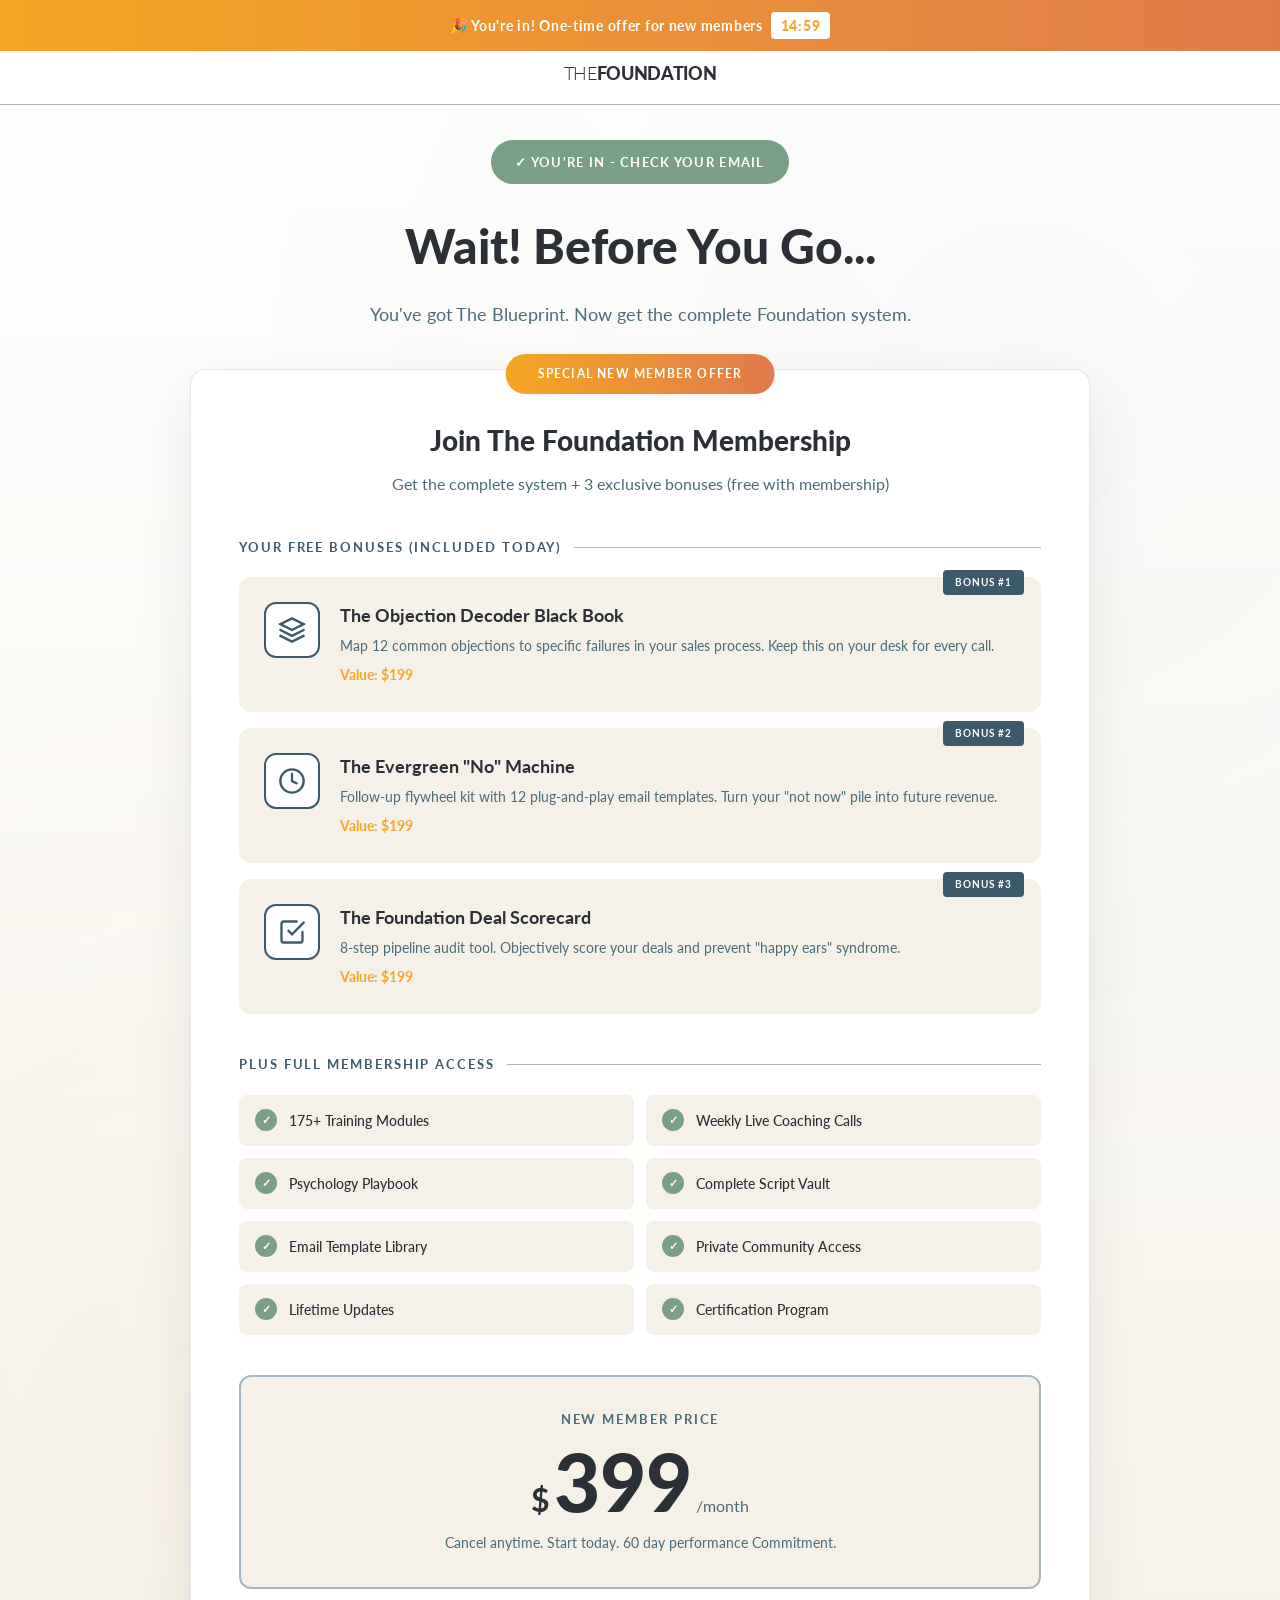
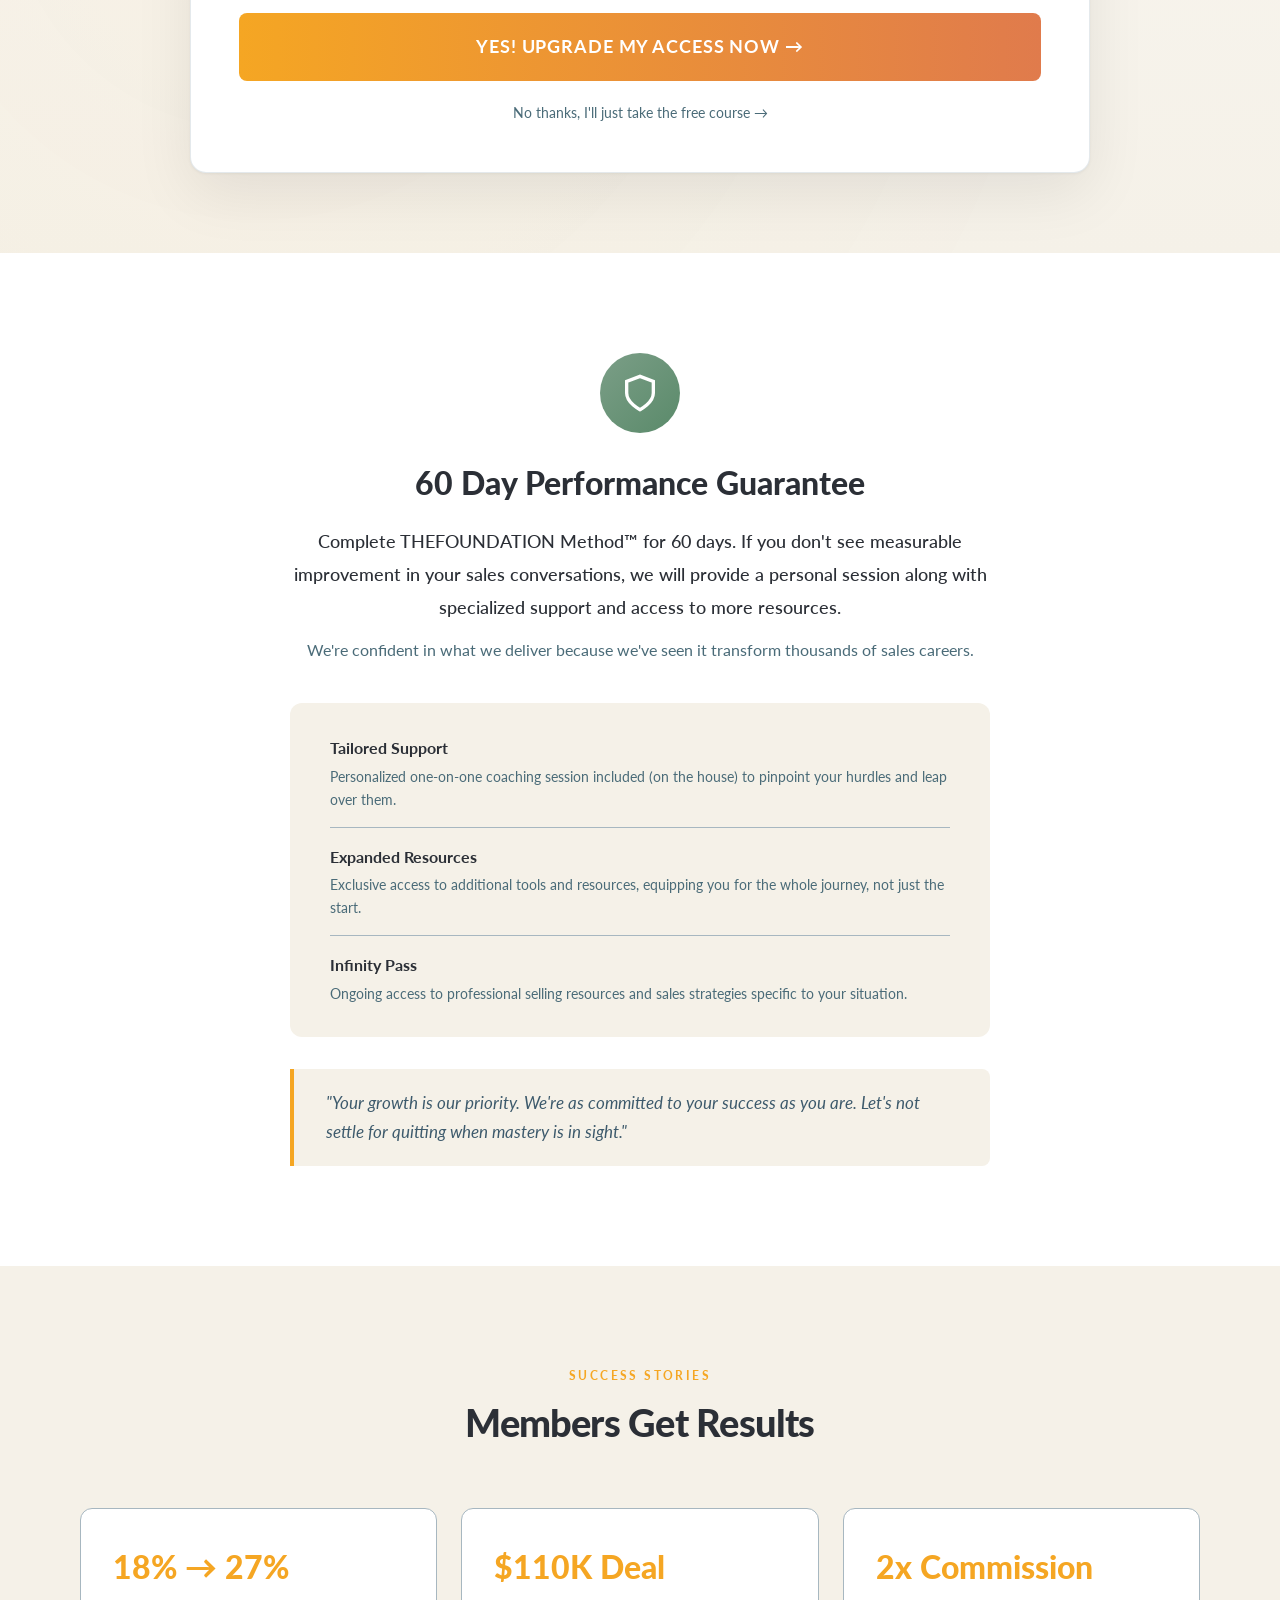
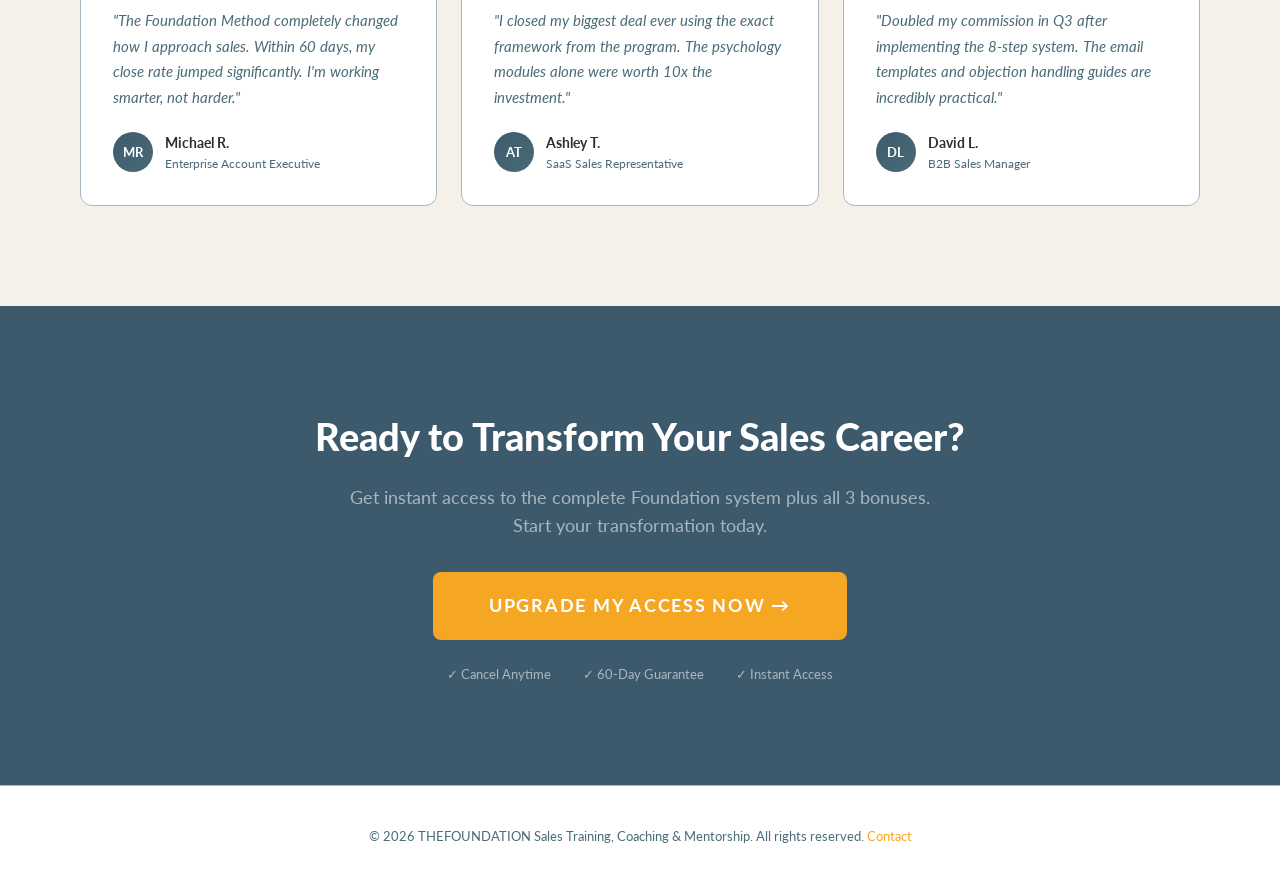
<file: offers/upgrade/light.html>
<!DOCTYPE html>
<html lang="en">
<head>
    <meta charset="UTF-8">
    <meta name="viewport" content="width=device-width, initial-scale=1.0">
    <title>Special Offer | Join The Foundation Membership</title>
    <link rel="preconnect" href="https://fonts.googleapis.com">
    <link rel="preconnect" href="https://fonts.gstatic.com" crossorigin>
    <link href="https://fonts.googleapis.com/css2?family=Lato:wght@300;400;700;900&display=swap" rel="stylesheet">
    <style>
        :root {
            /* Foundation Brand Colors */
            --orange: #F5A623;
            --steel-blue: #3D5A6C;
            --pale-steel: #A7B7C0;
            --white: #FFFFFF;
            --charcoal: #2B2F36;
            --deep-teal: #1A3A4A;
            --dark-teal: #27474E;
            --dusty-blue: #4A6B78;
            --burnt-coral: #E07B4C;
            --sage-green: #7B9E87;
            --warm-cream: #F5F1E8;
            --light-cream: #FDFCFA;
            --red: #C53030;
            --green: #2F855A;
            --ease: cubic-bezier(0.16, 1, 0.3, 1);
        }

        * {
            margin: 0;
            padding: 0;
            box-sizing: border-box;
        }

        html {
            scroll-behavior: smooth;
            font-size: 16px;
        }

        body {
            font-family: 'Lato', -apple-system, BlinkMacSystemFont, sans-serif;
            background: var(--light-cream);
            color: var(--charcoal);
            overflow-x: hidden;
            line-height: 1.6;
        }

        ::selection {
            background: var(--orange);
            color: var(--white);
        }

        /* ═══════════════════════════════════════
           URGENCY BAR
        ═══════════════════════════════════════ */
        .urgency-bar {
            background: linear-gradient(90deg, var(--orange), var(--burnt-coral));
            padding: 12px 24px;
            text-align: center;
            position: fixed;
            top: 0;
            left: 0;
            right: 0;
            z-index: 1000;
        }

        .urgency-bar p {
            font-size: 0.9rem;
            font-weight: 700;
            color: var(--white);
            letter-spacing: 0.05em;
        }

        .urgency-bar span {
            display: inline-block;
            background: var(--white);
            color: var(--orange);
            padding: 2px 10px;
            border-radius: 4px;
            margin-left: 8px;
            font-weight: 900;
        }

        /* ═══════════════════════════════════════
           NAVIGATION
        ═══════════════════════════════════════ */
        nav {
            position: fixed;
            top: 44px;
            left: 0;
            right: 0;
            z-index: 100;
            padding: 16px 48px;
            display: flex;
            justify-content: center;
            align-items: center;
            background: rgba(255, 255, 255, 0.95);
            backdrop-filter: blur(10px);
            border-bottom: 1px solid var(--pale-steel);
        }

        .logo {
            font-size: 1.1rem;
            color: var(--charcoal);
            text-decoration: none;
            letter-spacing: -0.02em;
        }

        .logo span:first-child { font-weight: 300; }
        .logo span:last-child { font-weight: 900; }

        /* ═══════════════════════════════════════
           HERO - THANK YOU + OFFER
        ═══════════════════════════════════════ */
        .hero {
            min-height: 100vh;
            background: linear-gradient(180deg, var(--white) 0%, var(--warm-cream) 100%);
            padding: 140px 80px 80px;
            text-align: center;
            position: relative;
            overflow: hidden;
        }

        .hero-bg {
            position: absolute;
            inset: 0;
            opacity: 0.4;
            background-image:
                radial-gradient(circle at 20% 80%, rgba(245, 166, 35, 0.08) 0%, transparent 50%),
                radial-gradient(circle at 80% 20%, rgba(61, 90, 108, 0.06) 0%, transparent 50%);
        }

        .hero-content {
            position: relative;
            z-index: 2;
            max-width: 900px;
            margin: 0 auto;
        }

        .thank-you-badge {
            display: inline-flex;
            align-items: center;
            gap: 10px;
            padding: 12px 24px;
            background: var(--sage-green);
            border-radius: 50px;
            margin-bottom: 24px;
        }

        .thank-you-badge span {
            font-size: 0.8rem;
            font-weight: 700;
            color: var(--white);
            text-transform: uppercase;
            letter-spacing: 0.1em;
        }

        .hero h1 {
            font-size: clamp(2rem, 4vw, 3rem);
            font-weight: 900;
            color: var(--charcoal);
            margin-bottom: 16px;
        }

        .hero-sub {
            font-size: 1.1rem;
            color: var(--dusty-blue);
            margin-bottom: 40px;
        }

        .offer-box {
            background: var(--white);
            border-radius: 16px;
            padding: 48px;
            text-align: left;
            box-shadow: 0 20px 60px rgba(0,0,0,0.08), 0 1px 3px rgba(0,0,0,0.05);
            border: 1px solid rgba(167, 183, 192, 0.3);
            position: relative;
        }

        .offer-badge {
            position: absolute;
            top: -16px;
            left: 50%;
            transform: translateX(-50%);
            background: linear-gradient(90deg, var(--orange), var(--burnt-coral));
            color: var(--white);
            font-size: 0.75rem;
            font-weight: 700;
            letter-spacing: 0.1em;
            text-transform: uppercase;
            padding: 10px 32px;
            border-radius: 50px;
            white-space: nowrap;
        }

        .offer-title {
            font-size: 1.75rem;
            font-weight: 900;
            color: var(--charcoal);
            text-align: center;
            margin-bottom: 8px;
        }

        .offer-subtitle {
            font-size: 1rem;
            color: var(--dusty-blue);
            text-align: center;
            margin-bottom: 40px;
        }

        /* ═══════════════════════════════════════
           VALUE STACK
        ═══════════════════════════════════════ */
        .value-stack {
            margin-bottom: 40px;
        }

        .value-stack h3 {
            font-size: 0.8rem;
            font-weight: 700;
            color: var(--steel-blue);
            letter-spacing: 0.15em;
            text-transform: uppercase;
            margin-bottom: 20px;
            display: flex;
            align-items: center;
            gap: 12px;
        }

        .value-stack h3::after {
            content: '';
            flex: 1;
            height: 1px;
            background: var(--pale-steel);
        }

        .bonus-item {
            display: flex;
            align-items: flex-start;
            gap: 20px;
            padding: 24px;
            background: var(--warm-cream);
            border-radius: 12px;
            margin-bottom: 16px;
            position: relative;
            transition: all 0.3s var(--ease);
            border: 1px solid transparent;
        }

        .bonus-item:hover {
            transform: translateX(8px);
            border-color: var(--orange);
            box-shadow: 0 8px 24px rgba(245, 166, 35, 0.1);
        }

        .bonus-icon {
            width: 56px;
            height: 56px;
            background: var(--white);
            border: 2px solid var(--steel-blue);
            border-radius: 12px;
            display: flex;
            align-items: center;
            justify-content: center;
            flex-shrink: 0;
        }

        .bonus-icon svg {
            width: 28px;
            height: 28px;
            stroke: var(--steel-blue);
        }

        .bonus-content {
            flex: 1;
        }

        .bonus-title {
            font-size: 1.1rem;
            font-weight: 700;
            color: var(--charcoal);
            margin-bottom: 4px;
        }

        .bonus-desc {
            font-size: 0.9rem;
            color: var(--dusty-blue);
            line-height: 1.6;
        }

        .bonus-value {
            font-size: 0.85rem;
            font-weight: 700;
            color: var(--orange);
            margin-top: 8px;
        }

        .bonus-tag {
            position: absolute;
            top: -8px;
            right: 16px;
            background: var(--steel-blue);
            color: var(--white);
            font-size: 0.65rem;
            font-weight: 700;
            letter-spacing: 0.1em;
            padding: 4px 12px;
            border-radius: 4px;
            text-transform: uppercase;
        }

        /* ═══════════════════════════════════════
           MEMBERSHIP FEATURES
        ═══════════════════════════════════════ */
        .membership-features {
            margin-bottom: 40px;
        }

        .membership-features h3 {
            font-size: 0.8rem;
            font-weight: 700;
            color: var(--steel-blue);
            letter-spacing: 0.15em;
            text-transform: uppercase;
            margin-bottom: 20px;
            display: flex;
            align-items: center;
            gap: 12px;
        }

        .membership-features h3::after {
            content: '';
            flex: 1;
            height: 1px;
            background: var(--pale-steel);
        }

        .features-grid {
            display: grid;
            grid-template-columns: repeat(2, 1fr);
            gap: 12px;
        }

        .feature-item {
            display: flex;
            align-items: center;
            gap: 12px;
            padding: 14px 16px;
            background: var(--warm-cream);
            border-radius: 8px;
        }

        .feature-check {
            width: 22px;
            height: 22px;
            background: var(--sage-green);
            border-radius: 50%;
            display: flex;
            align-items: center;
            justify-content: center;
            flex-shrink: 0;
        }

        .feature-check::after {
            content: '✓';
            color: var(--white);
            font-size: 0.7rem;
            font-weight: 700;
        }

        .feature-text {
            font-size: 0.9rem;
            color: var(--charcoal);
            font-weight: 500;
        }

        /* ═══════════════════════════════════════
           PRICING
        ═══════════════════════════════════════ */
        .pricing-section {
            text-align: center;
            padding: 32px;
            background: var(--warm-cream);
            border-radius: 12px;
            margin-bottom: 24px;
            border: 2px solid var(--pale-steel);
        }

        .pricing-label {
            font-size: 0.8rem;
            font-weight: 700;
            color: var(--dusty-blue);
            letter-spacing: 0.15em;
            text-transform: uppercase;
            margin-bottom: 12px;
        }

        .pricing-amount {
            display: flex;
            align-items: baseline;
            justify-content: center;
            gap: 4px;
            margin-bottom: 8px;
        }

        .price-currency {
            font-size: 2rem;
            font-weight: 700;
            color: var(--charcoal);
        }

        .price-value {
            font-size: 5rem;
            font-weight: 900;
            color: var(--charcoal);
            line-height: 1;
        }

        .price-period {
            font-size: 1rem;
            color: var(--dusty-blue);
        }

        .pricing-note {
            font-size: 0.85rem;
            color: var(--dusty-blue);
        }

        .cta-button {
            display: block;
            width: 100%;
            padding: 20px 32px;
            background: linear-gradient(90deg, var(--orange), var(--burnt-coral));
            border: none;
            border-radius: 8px;
            color: var(--white);
            font-family: inherit;
            font-size: 1.1rem;
            font-weight: 700;
            letter-spacing: 0.05em;
            text-transform: uppercase;
            text-decoration: none;
            text-align: center;
            cursor: pointer;
            transition: all 0.3s var(--ease);
            position: relative;
            overflow: hidden;
        }

        .cta-button:hover {
            transform: translateY(-3px);
            box-shadow: 0 15px 40px rgba(245, 166, 35, 0.35);
        }

        .cta-button::before {
            content: '';
            position: absolute;
            inset: 0;
            background: linear-gradient(90deg, transparent, rgba(255,255,255,0.2), transparent);
            transform: translateX(-100%);
            animation: shimmer 3s infinite;
        }

        @keyframes shimmer {
            100% { transform: translateX(100%); }
        }

        .skip-link {
            display: block;
            text-align: center;
            margin-top: 20px;
            font-size: 0.9rem;
            color: var(--dusty-blue);
            text-decoration: none;
            transition: color 0.3s;
        }

        .skip-link:hover {
            color: var(--charcoal);
        }

        /* ═══════════════════════════════════════
           GUARANTEE
        ═══════════════════════════════════════ */
        .guarantee {
            padding: 100px 80px;
            background: var(--white);
            text-align: center;
        }

        .guarantee-content {
            max-width: 700px;
            margin: 0 auto;
        }

        .guarantee-icon {
            width: 80px;
            height: 80px;
            background: linear-gradient(135deg, var(--sage-green), #5a8a6a);
            border-radius: 50%;
            display: flex;
            align-items: center;
            justify-content: center;
            margin: 0 auto 24px;
        }

        .guarantee-icon svg {
            width: 40px;
            height: 40px;
            stroke: var(--white);
        }

        .guarantee h2 {
            font-size: 2rem;
            font-weight: 900;
            color: var(--charcoal);
            margin-bottom: 16px;
        }

        .guarantee-main {
            font-size: 1.15rem;
            color: var(--charcoal);
            line-height: 1.8;
            font-weight: 500;
            margin-bottom: 12px;
        }

        .guarantee-sub {
            font-size: 1rem;
            color: var(--dusty-blue);
            line-height: 1.7;
            margin-bottom: 40px;
        }

        .guarantee-card {
            background: var(--warm-cream);
            border-radius: 12px;
            padding: 32px 40px;
            margin-bottom: 32px;
            text-align: left;
        }

        .guarantee-list {
            list-style: none;
            margin: 0;
            padding: 0;
        }

        .guarantee-list li {
            padding: 16px 0;
            border-bottom: 1px solid var(--pale-steel);
            display: flex;
            flex-direction: column;
            gap: 4px;
        }

        .guarantee-list li:last-child {
            border-bottom: none;
            padding-bottom: 0;
        }

        .guarantee-list li:first-child {
            padding-top: 0;
        }

        .guarantee-list li strong {
            font-size: 1rem;
            font-weight: 700;
            color: var(--charcoal);
        }

        .guarantee-list li span {
            font-size: 0.9rem;
            color: var(--dusty-blue);
            line-height: 1.6;
        }

        .guarantee-closing {
            font-size: 1.05rem;
            font-style: italic;
            color: var(--steel-blue);
            line-height: 1.7;
            padding: 20px 32px;
            background: var(--warm-cream);
            border-left: 4px solid var(--orange);
            border-radius: 0 8px 8px 0;
            text-align: left;
        }

        /* ═══════════════════════════════════════
           TESTIMONIALS
        ═══════════════════════════════════════ */
        .testimonials {
            padding: 100px 80px;
            background: var(--warm-cream);
        }

        .section-header {
            max-width: 700px;
            margin: 0 auto 64px;
            text-align: center;
        }

        .section-number {
            font-size: 0.75rem;
            font-weight: 700;
            color: var(--orange);
            letter-spacing: 0.2em;
            margin-bottom: 16px;
            display: block;
        }

        .section-title {
            font-size: clamp(1.75rem, 3vw, 2.5rem);
            font-weight: 900;
            color: var(--charcoal);
            letter-spacing: -0.02em;
            line-height: 1.1;
        }

        .testimonials-grid {
            max-width: 1200px;
            margin: 0 auto;
            display: grid;
            grid-template-columns: repeat(3, 1fr);
            gap: 24px;
        }

        .testimonial-card {
            padding: 32px;
            background: var(--white);
            border: 1px solid var(--pale-steel);
            border-radius: 12px;
            transition: all 0.3s var(--ease);
        }

        .testimonial-card:hover {
            border-color: var(--orange);
            box-shadow: 0 12px 40px rgba(0,0,0,0.08);
            transform: translateY(-4px);
        }

        .testimonial-stat {
            font-size: 2rem;
            font-weight: 900;
            color: var(--orange);
            margin-bottom: 16px;
        }

        .testimonial-text {
            font-size: 0.95rem;
            color: var(--dusty-blue);
            font-style: italic;
            line-height: 1.7;
            margin-bottom: 20px;
        }

        .testimonial-author {
            display: flex;
            align-items: center;
            gap: 12px;
        }

        .author-avatar {
            width: 40px;
            height: 40px;
            background: linear-gradient(135deg, var(--steel-blue), var(--dusty-blue));
            border-radius: 50%;
            display: flex;
            align-items: center;
            justify-content: center;
            font-weight: 700;
            font-size: 0.8rem;
            color: var(--white);
        }

        .author-name {
            font-weight: 700;
            color: var(--charcoal);
            font-size: 0.9rem;
        }

        .author-role {
            font-size: 0.75rem;
            color: var(--dusty-blue);
        }

        /* ═══════════════════════════════════════
           FINAL CTA
        ═══════════════════════════════════════ */
        .final-cta {
            padding: 100px 80px;
            background: var(--steel-blue);
            text-align: center;
        }

        .final-cta h2 {
            font-size: clamp(1.75rem, 3vw, 2.5rem);
            font-weight: 900;
            color: var(--white);
            margin-bottom: 16px;
        }

        .final-cta p {
            font-size: 1.1rem;
            color: var(--pale-steel);
            margin-bottom: 32px;
            max-width: 600px;
            margin-left: auto;
            margin-right: auto;
        }

        .final-cta .btn {
            display: inline-flex;
            align-items: center;
            gap: 12px;
            padding: 20px 56px;
            background: var(--orange);
            color: var(--white);
            font-size: 1.1rem;
            font-weight: 700;
            letter-spacing: 0.1em;
            text-transform: uppercase;
            text-decoration: none;
            border-radius: 8px;
            transition: all 0.3s var(--ease);
        }

        .final-cta .btn:hover {
            background: var(--burnt-coral);
            transform: translateY(-3px);
            box-shadow: 0 15px 40px rgba(245, 166, 35, 0.3);
        }

        .final-cta .trust-badges {
            margin-top: 24px;
            display: flex;
            justify-content: center;
            gap: 32px;
        }

        .final-cta .trust-badges span {
            font-size: 0.8rem;
            color: var(--pale-steel);
        }

        /* ═══════════════════════════════════════
           FOOTER
        ═══════════════════════════════════════ */
        footer {
            padding: 40px 80px;
            background: var(--white);
            text-align: center;
            border-top: 1px solid var(--pale-steel);
        }

        footer p {
            font-size: 0.8rem;
            color: var(--dusty-blue);
        }

        footer a {
            color: var(--orange);
            text-decoration: none;
        }

        /* ═══════════════════════════════════════
           RESPONSIVE
        ═══════════════════════════════════════ */
        @media (max-width: 1024px) {
            .testimonials-grid { grid-template-columns: 1fr; }
            .features-grid { grid-template-columns: 1fr; }
        }

        @media (max-width: 768px) {
            .urgency-bar { padding: 10px 16px; }
            .urgency-bar p { font-size: 0.8rem; }
            nav { top: 38px; padding: 12px 24px; }
            .hero { padding: 130px 24px 60px; }
            .offer-box { padding: 32px 20px; }
            .guarantee, .testimonials, .final-cta { padding: 60px 24px; }
            footer { padding: 32px 24px; }
            .price-value { font-size: 4rem; }
            .guarantee-card { padding: 24px; }
        }
    </style>
</head>
<body>
    <!-- Urgency Bar -->
    <div class="urgency-bar">
        <p>🎉 You're in! One-time offer for new members<span id="timer">15:00</span></p>
    </div>

    <!-- Navigation -->
    <nav>
        <a href="#" class="logo"><span>THE</span><span>FOUNDATION</span></a>
    </nav>

    <!-- Hero - Thank You + Offer -->
    <section class="hero">
        <div class="hero-bg"></div>
        <div class="hero-content">
            <div class="thank-you-badge">
                <span>✓ You're In - Check Your Email</span>
            </div>
            <h1>Wait! Before You Go...</h1>
            <p class="hero-sub">You've got The Blueprint. Now get the complete Foundation system.</p>

            <div class="offer-box">
                <div class="offer-badge">Special New Member Offer</div>
                <h2 class="offer-title">Join The Foundation Membership</h2>
                <p class="offer-subtitle">Get the complete system + 3 exclusive bonuses (free with membership)</p>

                <!-- Value Stack - Bonuses -->
                <div class="value-stack">
                    <h3>Your Free Bonuses (Included Today)</h3>

                    <div class="bonus-item">
                        <div class="bonus-tag">Bonus #1</div>
                        <div class="bonus-icon">
                            <svg viewBox="0 0 24 24" fill="none" stroke-width="2" stroke-linecap="round">
                                <path d="M12 2L2 7l10 5 10-5-10-5z"/>
                                <path d="M2 17l10 5 10-5"/>
                                <path d="M2 12l10 5 10-5"/>
                            </svg>
                        </div>
                        <div class="bonus-content">
                            <div class="bonus-title">The Objection Decoder Black Book</div>
                            <div class="bonus-desc">Map 12 common objections to specific failures in your sales process. Keep this on your desk for every call.</div>
                            <div class="bonus-value">Value: $199</div>
                        </div>
                    </div>

                    <div class="bonus-item">
                        <div class="bonus-tag">Bonus #2</div>
                        <div class="bonus-icon">
                            <svg viewBox="0 0 24 24" fill="none" stroke-width="2" stroke-linecap="round">
                                <circle cx="12" cy="12" r="10"/>
                                <path d="M12 6v6l4 2"/>
                            </svg>
                        </div>
                        <div class="bonus-content">
                            <div class="bonus-title">The Evergreen "No" Machine</div>
                            <div class="bonus-desc">Follow-up flywheel kit with 12 plug-and-play email templates. Turn your "not now" pile into future revenue.</div>
                            <div class="bonus-value">Value: $199</div>
                        </div>
                    </div>

                    <div class="bonus-item">
                        <div class="bonus-tag">Bonus #3</div>
                        <div class="bonus-icon">
                            <svg viewBox="0 0 24 24" fill="none" stroke-width="2" stroke-linecap="round">
                                <path d="M9 11l3 3L22 4"/>
                                <path d="M21 12v7a2 2 0 0 1-2 2H5a2 2 0 0 1-2-2V5a2 2 0 0 1 2-2h11"/>
                            </svg>
                        </div>
                        <div class="bonus-content">
                            <div class="bonus-title">The Foundation Deal Scorecard</div>
                            <div class="bonus-desc">8-step pipeline audit tool. Objectively score your deals and prevent "happy ears" syndrome.</div>
                            <div class="bonus-value">Value: $199</div>
                        </div>
                    </div>
                </div>

                <!-- Membership Features -->
                <div class="membership-features">
                    <h3>Plus Full Membership Access</h3>
                    <div class="features-grid">
                        <div class="feature-item">
                            <div class="feature-check"></div>
                            <span class="feature-text">175+ Training Modules</span>
                        </div>
                        <div class="feature-item">
                            <div class="feature-check"></div>
                            <span class="feature-text">Weekly Live Coaching Calls</span>
                        </div>
                        <div class="feature-item">
                            <div class="feature-check"></div>
                            <span class="feature-text">Psychology Playbook</span>
                        </div>
                        <div class="feature-item">
                            <div class="feature-check"></div>
                            <span class="feature-text">Complete Script Vault</span>
                        </div>
                        <div class="feature-item">
                            <div class="feature-check"></div>
                            <span class="feature-text">Email Template Library</span>
                        </div>
                        <div class="feature-item">
                            <div class="feature-check"></div>
                            <span class="feature-text">Private Community Access</span>
                        </div>
                        <div class="feature-item">
                            <div class="feature-check"></div>
                            <span class="feature-text">Lifetime Updates</span>
                        </div>
                        <div class="feature-item">
                            <div class="feature-check"></div>
                            <span class="feature-text">Certification Program</span>
                        </div>
                    </div>
                </div>

                <!-- Pricing -->
                <div class="pricing-section">
                    <div class="pricing-label">New Member Price</div>
                    <div class="pricing-amount">
                        <span class="price-currency">$</span>
                        <span class="price-value">399</span>
                        <span class="price-period">/month</span>
                    </div>
                    <div class="pricing-note">Cancel anytime. Start today. 60 day performance Commitment.</div>
                </div>

                <a href="https://courses.thefoundationhq.com/55e3cadc" class="cta-button">Yes! Upgrade My Access Now →</a>

                <a href="https://courses.thefoundationhq.com/f58bc4f5-8d173036-b14aea28-ad3e659a-16ab6b4d" class="skip-link">No thanks, I'll just take the free course →</a>
            </div>
        </div>
    </section>

    <!-- Guarantee -->
    <section class="guarantee">
        <div class="guarantee-content">
            <div class="guarantee-icon">
                <svg viewBox="0 0 24 24" fill="none" stroke-width="2" stroke-linecap="round">
                    <path d="M12 22s8-4 8-10V5l-8-3-8 3v7c0 6 8 10 8 10z"/>
                </svg>
            </div>
            <h2>60 Day Performance Guarantee</h2>
            <p class="guarantee-main">Complete THEFOUNDATION Method™ for 60 days. If you don't see measurable improvement in your sales conversations, we will provide a personal session along with specialized support and access to more resources.</p>
            <p class="guarantee-sub">We're confident in what we deliver because we've seen it transform thousands of sales careers.</p>

            <div class="guarantee-card">
                <ul class="guarantee-list">
                    <li>
                        <strong>Tailored Support</strong>
                        <span>Personalized one-on-one coaching session included (on the house) to pinpoint your hurdles and leap over them.</span>
                    </li>
                    <li>
                        <strong>Expanded Resources</strong>
                        <span>Exclusive access to additional tools and resources, equipping you for the whole journey, not just the start.</span>
                    </li>
                    <li>
                        <strong>Infinity Pass</strong>
                        <span>Ongoing access to professional selling resources and sales strategies specific to your situation.</span>
                    </li>
                </ul>
            </div>

            <div class="guarantee-closing">
                "Your growth is our priority. We're as committed to your success as you are. Let's not settle for quitting when mastery is in sight."
            </div>
        </div>
    </section>

    <!-- Testimonials -->
    <section class="testimonials">
        <div class="section-header">
            <span class="section-number">SUCCESS STORIES</span>
            <h2 class="section-title">Members Get Results</h2>
        </div>
        <div class="testimonials-grid">
            <div class="testimonial-card">
                <div class="testimonial-stat">18% → 27%</div>
                <p class="testimonial-text">"The Foundation Method completely changed how I approach sales. Within 60 days, my close rate jumped significantly. I'm working smarter, not harder."</p>
                <div class="testimonial-author">
                    <div class="author-avatar">MR</div>
                    <div>
                        <div class="author-name">Michael R.</div>
                        <div class="author-role">Enterprise Account Executive</div>
                    </div>
                </div>
            </div>
            <div class="testimonial-card">
                <div class="testimonial-stat">$110K Deal</div>
                <p class="testimonial-text">"I closed my biggest deal ever using the exact framework from the program. The psychology modules alone were worth 10x the investment."</p>
                <div class="testimonial-author">
                    <div class="author-avatar">AT</div>
                    <div>
                        <div class="author-name">Ashley T.</div>
                        <div class="author-role">SaaS Sales Representative</div>
                    </div>
                </div>
            </div>
            <div class="testimonial-card">
                <div class="testimonial-stat">2x Commission</div>
                <p class="testimonial-text">"Doubled my commission in Q3 after implementing the 8-step system. The email templates and objection handling guides are incredibly practical."</p>
                <div class="testimonial-author">
                    <div class="author-avatar">DL</div>
                    <div>
                        <div class="author-name">David L.</div>
                        <div class="author-role">B2B Sales Manager</div>
                    </div>
                </div>
            </div>
        </div>
    </section>

    <!-- Final CTA -->
    <section class="final-cta">
        <h2>Ready to Transform Your Sales Career?</h2>
        <p>Get instant access to the complete Foundation system plus all 3 bonuses. Start your transformation today.</p>
        <a href="https://courses.thefoundationhq.com/55e3cadc" class="btn">Upgrade My Access Now →</a>
        <div class="trust-badges">
            <span>✓ Cancel Anytime</span>
            <span>✓ 60-Day Guarantee</span>
            <span>✓ Instant Access</span>
        </div>
    </section>

    <!-- Footer -->
    <footer>
        <p>© 2026 THEFOUNDATION Sales Training, Coaching & Mentorship. All rights reserved. <a href="#">Contact</a></p>
    </footer>

    <script>
        // Countdown Timer
        let timeLeft = 15 * 60; // 15 minutes in seconds
        const timerEl = document.getElementById('timer');

        function updateTimer() {
            const minutes = Math.floor(timeLeft / 60);
            const seconds = timeLeft % 60;
            timerEl.textContent = `${minutes}:${seconds.toString().padStart(2, '0')}`;

            if (timeLeft > 0) {
                timeLeft--;
                setTimeout(updateTimer, 1000);
            }
        }
        updateTimer();
    </script>
</body>
</html>
</file>
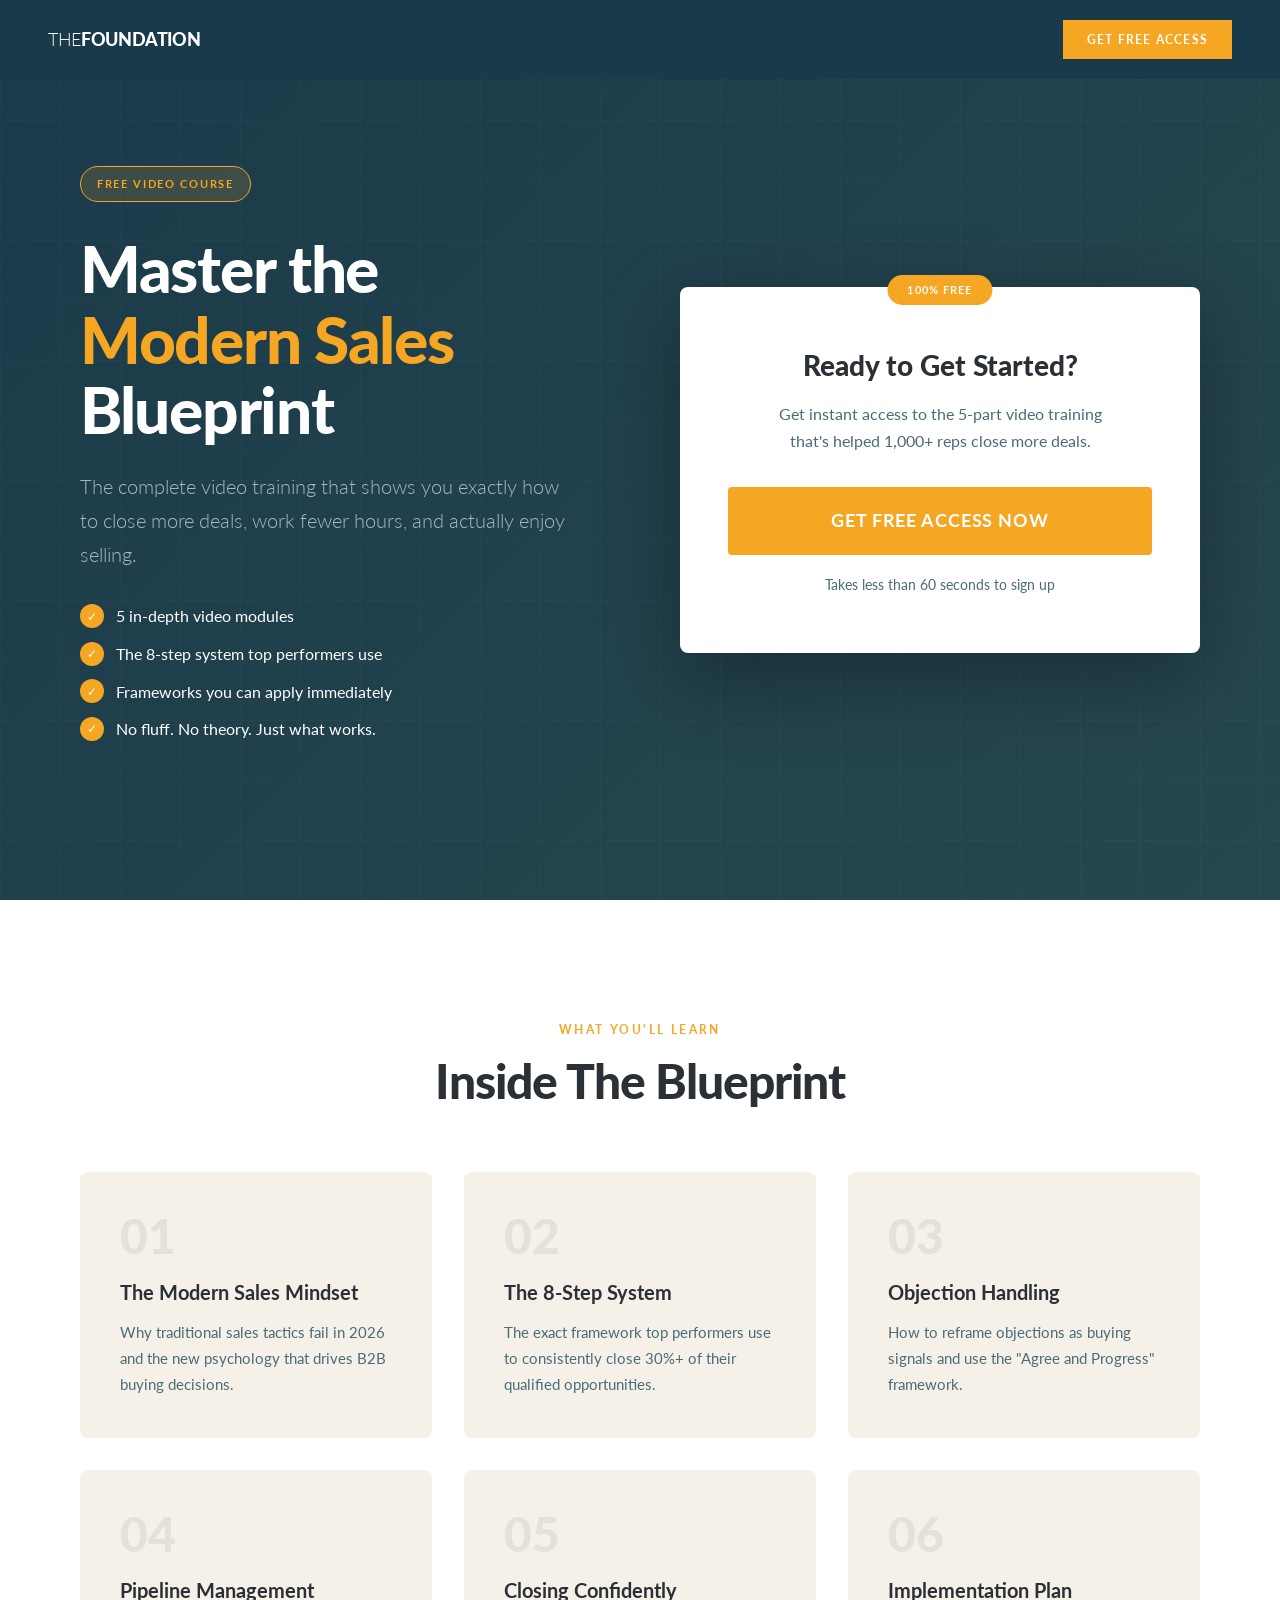
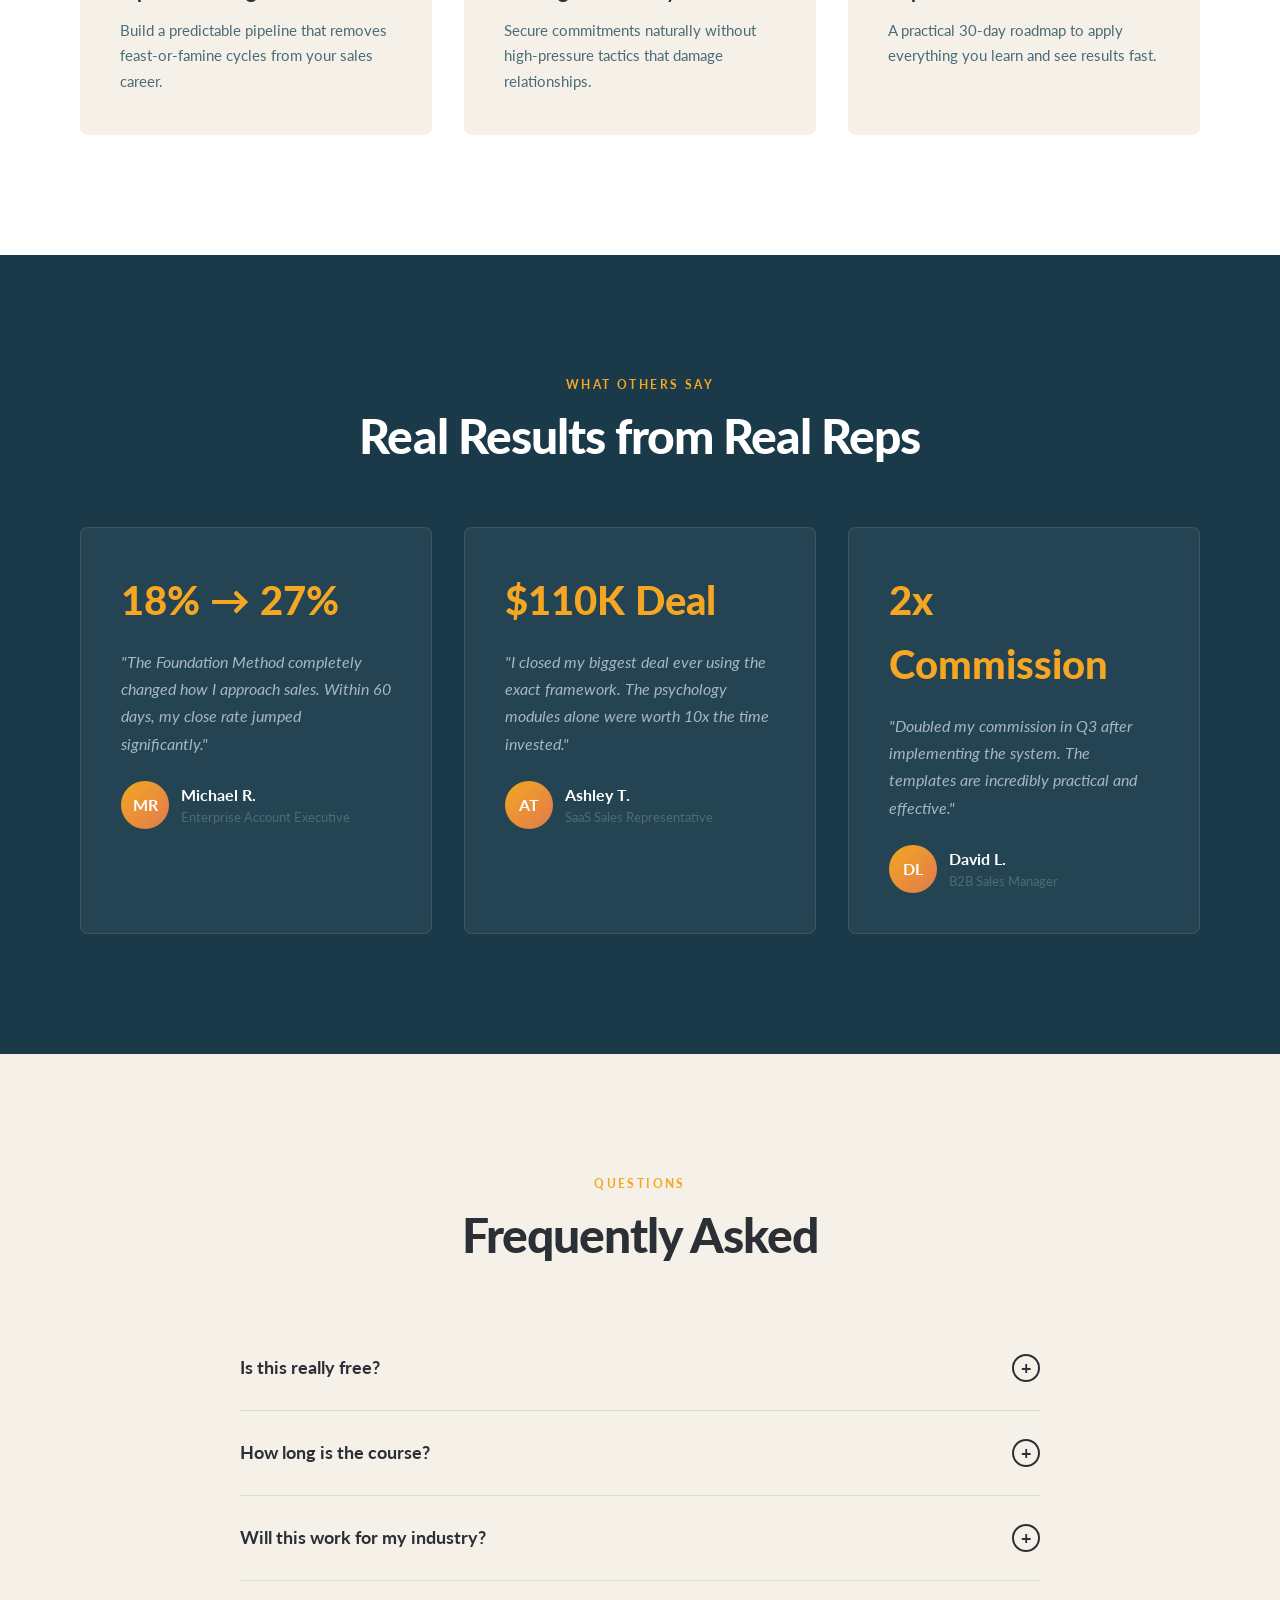
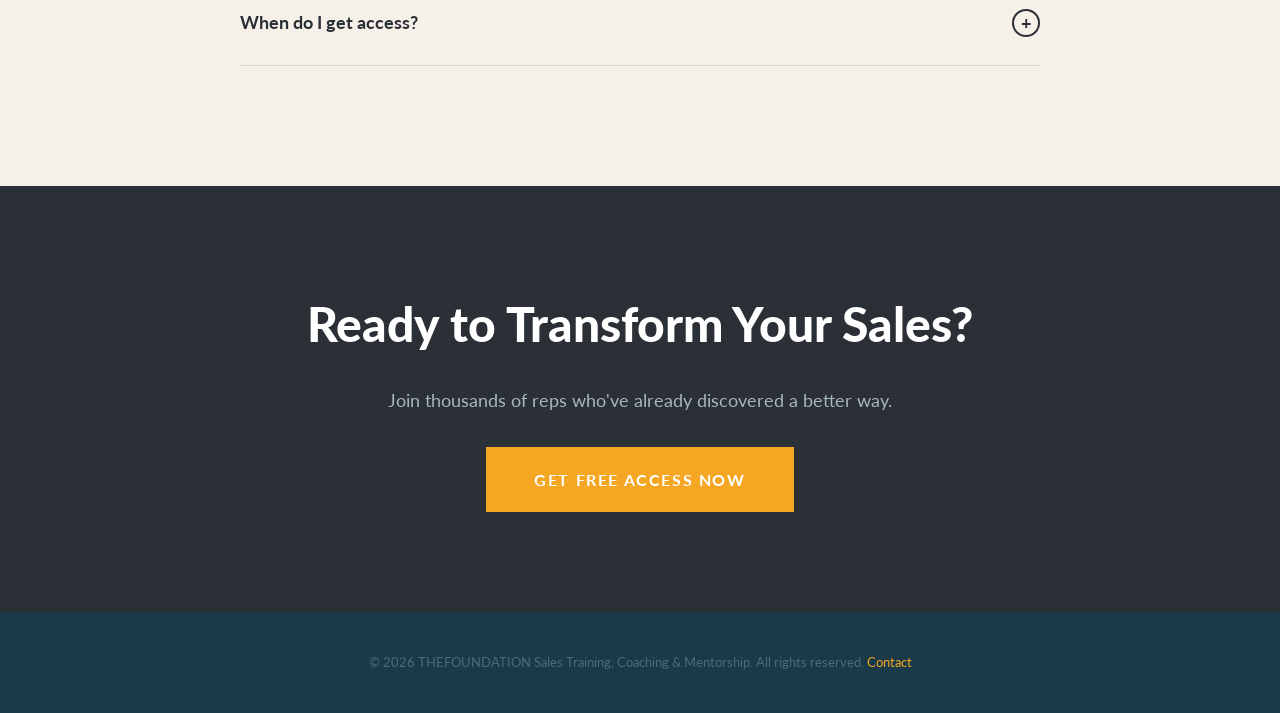
<file: opt-in/blueprint/direct.html>
<!DOCTYPE html>
<html lang="en">
<head>
    <meta charset="UTF-8">
    <meta name="viewport" content="width=device-width, initial-scale=1.0">
    <title>The Blueprint | Free Sales Training Course | The Foundation</title>
    <link rel="preconnect" href="https://fonts.googleapis.com">
    <link rel="preconnect" href="https://fonts.gstatic.com" crossorigin>
    <link href="https://fonts.googleapis.com/css2?family=Lato:wght@300;400;700;900&display=swap" rel="stylesheet">
    <style>
        :root {
            /* Foundation Brand Colors */
            --orange: #F5A623;
            --steel-blue: #3D5A6C;
            --pale-steel: #A7B7C0;
            --white: #FFFFFF;
            --charcoal: #2B2F36;
            --deep-teal: #1A3A4A;
            --dark-teal: #27474E;
            --dusty-blue: #4A6B78;
            --burnt-coral: #E07B4C;
            --sage-green: #7B9E87;
            --warm-cream: #F5F1E8;
            --red: #C53030;
            --green: #2F855A;
            --ease: cubic-bezier(0.16, 1, 0.3, 1);
        }

        * {
            margin: 0;
            padding: 0;
            box-sizing: border-box;
        }

        html {
            scroll-behavior: smooth;
            font-size: 16px;
        }

        body {
            font-family: 'Lato', -apple-system, BlinkMacSystemFont, sans-serif;
            background: var(--white);
            color: var(--charcoal);
            overflow-x: hidden;
            line-height: 1.6;
        }

        ::selection {
            background: var(--orange);
            color: var(--white);
        }

        /* ═══════════════════════════════════════
           NAVIGATION
        ═══════════════════════════════════════ */
        nav {
            position: fixed;
            top: 0;
            left: 0;
            right: 0;
            z-index: 100;
            padding: 20px 48px;
            display: flex;
            justify-content: space-between;
            align-items: center;
            background: rgba(26, 58, 74, 0.95);
            backdrop-filter: blur(10px);
        }

        .logo {
            font-size: 1.1rem;
            color: var(--white);
            text-decoration: none;
            letter-spacing: -0.02em;
        }

        .logo span:first-child { font-weight: 300; }
        .logo span:last-child { font-weight: 900; }

        .nav-cta {
            padding: 10px 24px;
            background: var(--orange);
            border: none;
            color: var(--white);
            font-family: inherit;
            font-size: 0.75rem;
            font-weight: 700;
            letter-spacing: 0.1em;
            text-transform: uppercase;
            text-decoration: none;
            cursor: pointer;
            transition: all 0.3s var(--ease);
        }

        .nav-cta:hover {
            background: var(--burnt-coral);
            transform: translateY(-2px);
        }

        /* ═══════════════════════════════════════
           HERO WITH CTA CARD
        ═══════════════════════════════════════ */
        .hero {
            min-height: 100vh;
            background: linear-gradient(135deg, var(--deep-teal) 0%, var(--dark-teal) 100%);
            display: grid;
            grid-template-columns: 1fr 1fr;
            gap: 80px;
            align-items: center;
            padding: 120px 80px 80px;
            position: relative;
            overflow: hidden;
        }

        .hero-bg {
            position: absolute;
            inset: 0;
            opacity: 0.03;
            background-image:
                linear-gradient(var(--pale-steel) 1px, transparent 1px),
                linear-gradient(90deg, var(--pale-steel) 1px, transparent 1px);
            background-size: 60px 60px;
        }

        .hero-content {
            position: relative;
            z-index: 2;
        }

        .hero-badge {
            display: inline-flex;
            align-items: center;
            gap: 10px;
            padding: 8px 16px;
            background: rgba(245, 166, 35, 0.15);
            border: 1px solid var(--orange);
            border-radius: 50px;
            margin-bottom: 32px;
        }

        .hero-badge span {
            font-size: 0.7rem;
            font-weight: 700;
            letter-spacing: 0.15em;
            color: var(--orange);
            text-transform: uppercase;
        }

        .hero h1 {
            font-size: clamp(2.5rem, 5vw, 4rem);
            font-weight: 900;
            line-height: 1.1;
            color: var(--white);
            letter-spacing: -0.02em;
            margin-bottom: 24px;
        }

        .hero h1 .highlight {
            color: var(--orange);
        }

        .hero-sub {
            font-size: 1.25rem;
            font-weight: 300;
            color: var(--pale-steel);
            line-height: 1.7;
            margin-bottom: 32px;
            max-width: 500px;
        }

        .hero-features {
            list-style: none;
            margin-bottom: 32px;
        }

        .hero-features li {
            display: flex;
            align-items: center;
            gap: 12px;
            font-size: 1rem;
            color: var(--white);
            margin-bottom: 12px;
        }

        .hero-features li::before {
            content: '✓';
            display: flex;
            align-items: center;
            justify-content: center;
            width: 24px;
            height: 24px;
            background: var(--orange);
            border-radius: 50%;
            font-size: 0.75rem;
            color: var(--white);
        }

        /* CTA Card */
        .cta-card {
            position: relative;
            z-index: 2;
            background: var(--white);
            padding: 56px 48px;
            border-radius: 8px;
            box-shadow: 0 25px 80px rgba(0,0,0,0.3);
            text-align: center;
        }

        .cta-badge {
            position: absolute;
            top: -12px;
            left: 50%;
            transform: translateX(-50%);
            background: var(--orange);
            color: var(--white);
            font-size: 0.7rem;
            font-weight: 700;
            letter-spacing: 0.1em;
            text-transform: uppercase;
            padding: 6px 20px;
            border-radius: 50px;
            white-space: nowrap;
        }

        .cta-title {
            font-size: 1.75rem;
            font-weight: 900;
            color: var(--charcoal);
            margin-bottom: 12px;
        }

        .cta-subtitle {
            font-size: 1rem;
            color: var(--dusty-blue);
            line-height: 1.7;
            margin-bottom: 32px;
            max-width: 340px;
            margin-left: auto;
            margin-right: auto;
        }

        .cta-button {
            display: block;
            width: 100%;
            padding: 20px 32px;
            background: var(--orange);
            border: none;
            border-radius: 4px;
            color: var(--white);
            font-family: inherit;
            font-size: 1.1rem;
            font-weight: 700;
            letter-spacing: 0.05em;
            text-transform: uppercase;
            text-decoration: none;
            cursor: pointer;
            transition: all 0.3s var(--ease);
            position: relative;
            overflow: hidden;
        }

        .cta-button:hover {
            background: var(--burnt-coral);
            transform: translateY(-2px);
            box-shadow: 0 10px 30px rgba(245, 166, 35, 0.3);
        }

        .cta-button::before {
            content: '';
            position: absolute;
            inset: 0;
            background: linear-gradient(90deg, transparent, rgba(255,255,255,0.2), transparent);
            transform: translateX(-100%);
            animation: shimmer 3s infinite;
        }

        @keyframes shimmer {
            100% { transform: translateX(100%); }
        }

        .cta-note {
            margin-top: 20px;
            font-size: 0.85rem;
            color: var(--dusty-blue);
        }

        /* ═══════════════════════════════════════
           WHAT YOU'LL LEARN
        ═══════════════════════════════════════ */
        .learn {
            padding: 120px 80px;
            background: var(--white);
        }

        .section-header {
            max-width: 700px;
            margin: 0 auto 64px;
            text-align: center;
        }

        .section-number {
            font-size: 0.75rem;
            font-weight: 700;
            color: var(--orange);
            letter-spacing: 0.2em;
            margin-bottom: 16px;
            display: block;
        }

        .section-title {
            font-size: clamp(2rem, 4vw, 3rem);
            font-weight: 900;
            color: var(--charcoal);
            letter-spacing: -0.02em;
            line-height: 1.1;
        }

        .learn-grid {
            max-width: 1200px;
            margin: 0 auto;
            display: grid;
            grid-template-columns: repeat(3, 1fr);
            gap: 32px;
        }

        .learn-card {
            padding: 40px;
            background: var(--warm-cream);
            border-radius: 8px;
            position: relative;
            transition: all 0.4s var(--ease);
        }

        .learn-card:hover {
            transform: translateY(-8px);
            box-shadow: 0 20px 60px rgba(0,0,0,0.1);
        }

        .learn-card::before {
            content: '';
            position: absolute;
            top: 0;
            left: 0;
            right: 0;
            height: 4px;
            background: var(--orange);
            border-radius: 8px 8px 0 0;
            transform: scaleX(0);
            transform-origin: left;
            transition: transform 0.4s var(--ease);
        }

        .learn-card:hover::before {
            transform: scaleX(1);
        }

        .learn-num {
            font-size: 3rem;
            font-weight: 900;
            color: rgba(61, 90, 108, 0.1);
            line-height: 1;
            margin-bottom: 16px;
        }

        .learn-title {
            font-size: 1.25rem;
            font-weight: 700;
            color: var(--charcoal);
            margin-bottom: 12px;
        }

        .learn-desc {
            font-size: 0.95rem;
            color: var(--dusty-blue);
            line-height: 1.7;
        }

        /* ═══════════════════════════════════════
           SOCIAL PROOF
        ═══════════════════════════════════════ */
        .proof {
            padding: 120px 80px;
            background: var(--deep-teal);
        }

        .proof .section-title {
            color: var(--white);
        }

        .proof-grid {
            max-width: 1200px;
            margin: 0 auto;
            display: grid;
            grid-template-columns: repeat(3, 1fr);
            gap: 32px;
        }

        .proof-card {
            padding: 40px;
            background: rgba(255,255,255,0.05);
            border: 1px solid rgba(255,255,255,0.1);
            border-radius: 8px;
            transition: all 0.4s var(--ease);
        }

        .proof-card:hover {
            border-color: var(--orange);
            transform: translateY(-4px);
        }

        .proof-stat {
            font-size: 2.5rem;
            font-weight: 900;
            color: var(--orange);
            margin-bottom: 16px;
        }

        .proof-quote {
            font-size: 1rem;
            color: var(--pale-steel);
            font-style: italic;
            line-height: 1.7;
            margin-bottom: 24px;
        }

        .proof-author {
            display: flex;
            align-items: center;
            gap: 12px;
        }

        .proof-avatar {
            width: 48px;
            height: 48px;
            background: linear-gradient(135deg, var(--orange), var(--burnt-coral));
            border-radius: 50%;
            display: flex;
            align-items: center;
            justify-content: center;
            font-weight: 700;
            color: var(--white);
        }

        .proof-name {
            font-weight: 700;
            color: var(--white);
        }

        .proof-role {
            font-size: 0.8rem;
            color: var(--dusty-blue);
        }

        /* ═══════════════════════════════════════
           FAQ
        ═══════════════════════════════════════ */
        .faq {
            padding: 120px 80px;
            background: var(--warm-cream);
        }

        .faq-list {
            max-width: 800px;
            margin: 0 auto;
        }

        .faq-item {
            border-bottom: 1px solid rgba(0,0,0,0.1);
        }

        .faq-q {
            width: 100%;
            padding: 28px 0;
            background: none;
            border: none;
            display: flex;
            justify-content: space-between;
            align-items: center;
            cursor: pointer;
            text-align: left;
            font-family: inherit;
            font-size: 1.1rem;
            font-weight: 700;
            color: var(--charcoal);
            transition: color 0.3s;
        }

        .faq-q:hover {
            color: var(--orange);
        }

        .faq-icon {
            width: 28px;
            height: 28px;
            border: 2px solid currentColor;
            border-radius: 50%;
            display: flex;
            align-items: center;
            justify-content: center;
            font-size: 1.1rem;
            transition: all 0.3s var(--ease);
            flex-shrink: 0;
        }

        .faq-item.active .faq-icon {
            background: var(--orange);
            border-color: var(--orange);
            color: var(--white);
            transform: rotate(45deg);
        }

        .faq-a {
            max-height: 0;
            overflow: hidden;
            transition: max-height 0.5s var(--ease), padding 0.5s var(--ease);
        }

        .faq-item.active .faq-a {
            max-height: 200px;
            padding-bottom: 28px;
        }

        .faq-a p {
            color: var(--dusty-blue);
            line-height: 1.8;
        }

        /* ═══════════════════════════════════════
           FINAL CTA
        ═══════════════════════════════════════ */
        .final-cta {
            padding: 100px 80px;
            background: var(--charcoal);
            text-align: center;
        }

        .final-cta h2 {
            font-size: clamp(2rem, 4vw, 3rem);
            font-weight: 900;
            color: var(--white);
            margin-bottom: 24px;
        }

        .final-cta p {
            font-size: 1.1rem;
            color: var(--pale-steel);
            margin-bottom: 32px;
        }

        .final-cta .btn {
            display: inline-flex;
            align-items: center;
            gap: 12px;
            padding: 20px 48px;
            background: var(--orange);
            color: var(--white);
            font-size: 1rem;
            font-weight: 700;
            letter-spacing: 0.1em;
            text-transform: uppercase;
            text-decoration: none;
            transition: all 0.3s var(--ease);
        }

        .final-cta .btn:hover {
            background: var(--burnt-coral);
            transform: translateY(-3px);
            box-shadow: 0 15px 40px rgba(245, 166, 35, 0.3);
        }

        /* ═══════════════════════════════════════
           FOOTER
        ═══════════════════════════════════════ */
        footer {
            padding: 40px 80px;
            background: var(--deep-teal);
            text-align: center;
        }

        footer p {
            font-size: 0.8rem;
            color: var(--dusty-blue);
        }

        footer a {
            color: var(--orange);
            text-decoration: none;
        }

        /* ═══════════════════════════════════════
           RESPONSIVE
        ═══════════════════════════════════════ */
        @media (max-width: 1024px) {
            .hero {
                grid-template-columns: 1fr;
                gap: 48px;
                padding: 120px 40px 60px;
            }
            .learn-grid, .proof-grid {
                grid-template-columns: 1fr;
            }
        }

        @media (max-width: 768px) {
            nav { padding: 16px 24px; }
            .hero { padding: 100px 24px 48px; }
            .learn, .proof, .faq, .final-cta { padding: 80px 24px; }
            footer { padding: 32px 24px; }
            .cta-card { padding: 40px 24px; }
        }
    </style>
</head>
<body>
    <!-- Navigation -->
    <nav>
        <a href="#" class="logo"><span>THE</span><span>FOUNDATION</span></a>
        <a href="https://courses.thefoundationhq.com/f58bc4f5-8d173036-b14aea28-ad3e659a-16ab6b4d" class="nav-cta">Get Free Access</a>
    </nav>

    <!-- Hero with CTA Card -->
    <section class="hero">
        <div class="hero-bg"></div>
        <div class="hero-content">
            <div class="hero-badge">
                <span>Free Video Course</span>
            </div>
            <h1>Master the <span class="highlight">Modern Sales</span> Blueprint</h1>
            <p class="hero-sub">The complete video training that shows you exactly how to close more deals, work fewer hours, and actually enjoy selling.</p>
            <ul class="hero-features">
                <li>5 in-depth video modules</li>
                <li>The 8-step system top performers use</li>
                <li>Frameworks you can apply immediately</li>
                <li>No fluff. No theory. Just what works.</li>
            </ul>
        </div>
        <div class="cta-card">
            <div class="cta-badge">100% Free</div>
            <h2 class="cta-title">Ready to Get Started?</h2>
            <p class="cta-subtitle">Get instant access to the 5-part video training that's helped 1,000+ reps close more deals.</p>
            <a href="https://courses.thefoundationhq.com/f58bc4f5-8d173036-b14aea28-ad3e659a-16ab6b4d" class="cta-button">Get Free Access Now</a>
            <p class="cta-note">Takes less than 60 seconds to sign up</p>
        </div>
    </section>

    <!-- What You'll Learn -->
    <section class="learn">
        <div class="section-header">
            <span class="section-number">WHAT YOU'LL LEARN</span>
            <h2 class="section-title">Inside The Blueprint</h2>
        </div>
        <div class="learn-grid">
            <div class="learn-card">
                <div class="learn-num">01</div>
                <h3 class="learn-title">The Modern Sales Mindset</h3>
                <p class="learn-desc">Why traditional sales tactics fail in 2026 and the new psychology that drives B2B buying decisions.</p>
            </div>
            <div class="learn-card">
                <div class="learn-num">02</div>
                <h3 class="learn-title">The 8-Step System</h3>
                <p class="learn-desc">The exact framework top performers use to consistently close 30%+ of their qualified opportunities.</p>
            </div>
            <div class="learn-card">
                <div class="learn-num">03</div>
                <h3 class="learn-title">Objection Handling</h3>
                <p class="learn-desc">How to reframe objections as buying signals and use the "Agree and Progress" framework.</p>
            </div>
            <div class="learn-card">
                <div class="learn-num">04</div>
                <h3 class="learn-title">Pipeline Management</h3>
                <p class="learn-desc">Build a predictable pipeline that removes feast-or-famine cycles from your sales career.</p>
            </div>
            <div class="learn-card">
                <div class="learn-num">05</div>
                <h3 class="learn-title">Closing Confidently</h3>
                <p class="learn-desc">Secure commitments naturally without high-pressure tactics that damage relationships.</p>
            </div>
            <div class="learn-card">
                <div class="learn-num">06</div>
                <h3 class="learn-title">Implementation Plan</h3>
                <p class="learn-desc">A practical 30-day roadmap to apply everything you learn and see results fast.</p>
            </div>
        </div>
    </section>

    <!-- Social Proof -->
    <section class="proof">
        <div class="section-header">
            <span class="section-number">WHAT OTHERS SAY</span>
            <h2 class="section-title">Real Results from Real Reps</h2>
        </div>
        <div class="proof-grid">
            <div class="proof-card">
                <div class="proof-stat">18% → 27%</div>
                <p class="proof-quote">"The Foundation Method completely changed how I approach sales. Within 60 days, my close rate jumped significantly."</p>
                <div class="proof-author">
                    <div class="proof-avatar">MR</div>
                    <div>
                        <div class="proof-name">Michael R.</div>
                        <div class="proof-role">Enterprise Account Executive</div>
                    </div>
                </div>
            </div>
            <div class="proof-card">
                <div class="proof-stat">$110K Deal</div>
                <p class="proof-quote">"I closed my biggest deal ever using the exact framework. The psychology modules alone were worth 10x the time invested."</p>
                <div class="proof-author">
                    <div class="proof-avatar">AT</div>
                    <div>
                        <div class="proof-name">Ashley T.</div>
                        <div class="proof-role">SaaS Sales Representative</div>
                    </div>
                </div>
            </div>
            <div class="proof-card">
                <div class="proof-stat">2x Commission</div>
                <p class="proof-quote">"Doubled my commission in Q3 after implementing the system. The templates are incredibly practical and effective."</p>
                <div class="proof-author">
                    <div class="proof-avatar">DL</div>
                    <div>
                        <div class="proof-name">David L.</div>
                        <div class="proof-role">B2B Sales Manager</div>
                    </div>
                </div>
            </div>
        </div>
    </section>

    <!-- FAQ -->
    <section class="faq">
        <div class="section-header">
            <span class="section-number">QUESTIONS</span>
            <h2 class="section-title">Frequently Asked</h2>
        </div>
        <div class="faq-list">
            <div class="faq-item">
                <button class="faq-q">
                    <span>Is this really free?</span>
                    <span class="faq-icon">+</span>
                </button>
                <div class="faq-a">
                    <p>Yes, 100% free. No credit card required. We created this course to help sales reps see what's possible with modern selling techniques. If you find it valuable, we'll invite you to explore our full training program.</p>
                </div>
            </div>
            <div class="faq-item">
                <button class="faq-q">
                    <span>How long is the course?</span>
                    <span class="faq-icon">+</span>
                </button>
                <div class="faq-a">
                    <p>The Blueprint consists of 5 video modules totaling about 90 minutes. You can watch at your own pace, and most people complete it in a single sitting or over a few days.</p>
                </div>
            </div>
            <div class="faq-item">
                <button class="faq-q">
                    <span>Will this work for my industry?</span>
                    <span class="faq-icon">+</span>
                </button>
                <div class="faq-a">
                    <p>The Blueprint is designed for B2B sales professionals selling complex deals ($10K+). The principles work across SaaS, professional services, manufacturing, and many other B2B contexts.</p>
                </div>
            </div>
            <div class="faq-item">
                <button class="faq-q">
                    <span>When do I get access?</span>
                    <span class="faq-icon">+</span>
                </button>
                <div class="faq-a">
                    <p>Immediately after you sign up. You'll get an email with all the links so you can start watching right away and come back anytime.</p>
                </div>
            </div>
        </div>
    </section>

    <!-- Final CTA -->
    <section class="final-cta">
        <h2>Ready to Transform Your Sales?</h2>
        <p>Join thousands of reps who've already discovered a better way.</p>
        <a href="https://courses.thefoundationhq.com/f58bc4f5-8d173036-b14aea28-ad3e659a-16ab6b4d" class="btn">Get Free Access Now</a>
    </section>

    <!-- Footer -->
    <footer>
        <p>© 2026 THEFOUNDATION Sales Training, Coaching & Mentorship. All rights reserved. <a href="#">Contact</a></p>
    </footer>

    <script>
        // FAQ Accordion
        document.querySelectorAll('.faq-q').forEach(btn => {
            btn.addEventListener('click', () => {
                const item = btn.parentElement;
                const isActive = item.classList.contains('active');
                document.querySelectorAll('.faq-item').forEach(i => i.classList.remove('active'));
                if (!isActive) {
                    item.classList.add('active');
                }
            });
        });
    </script>
</body>
</html>
</file>
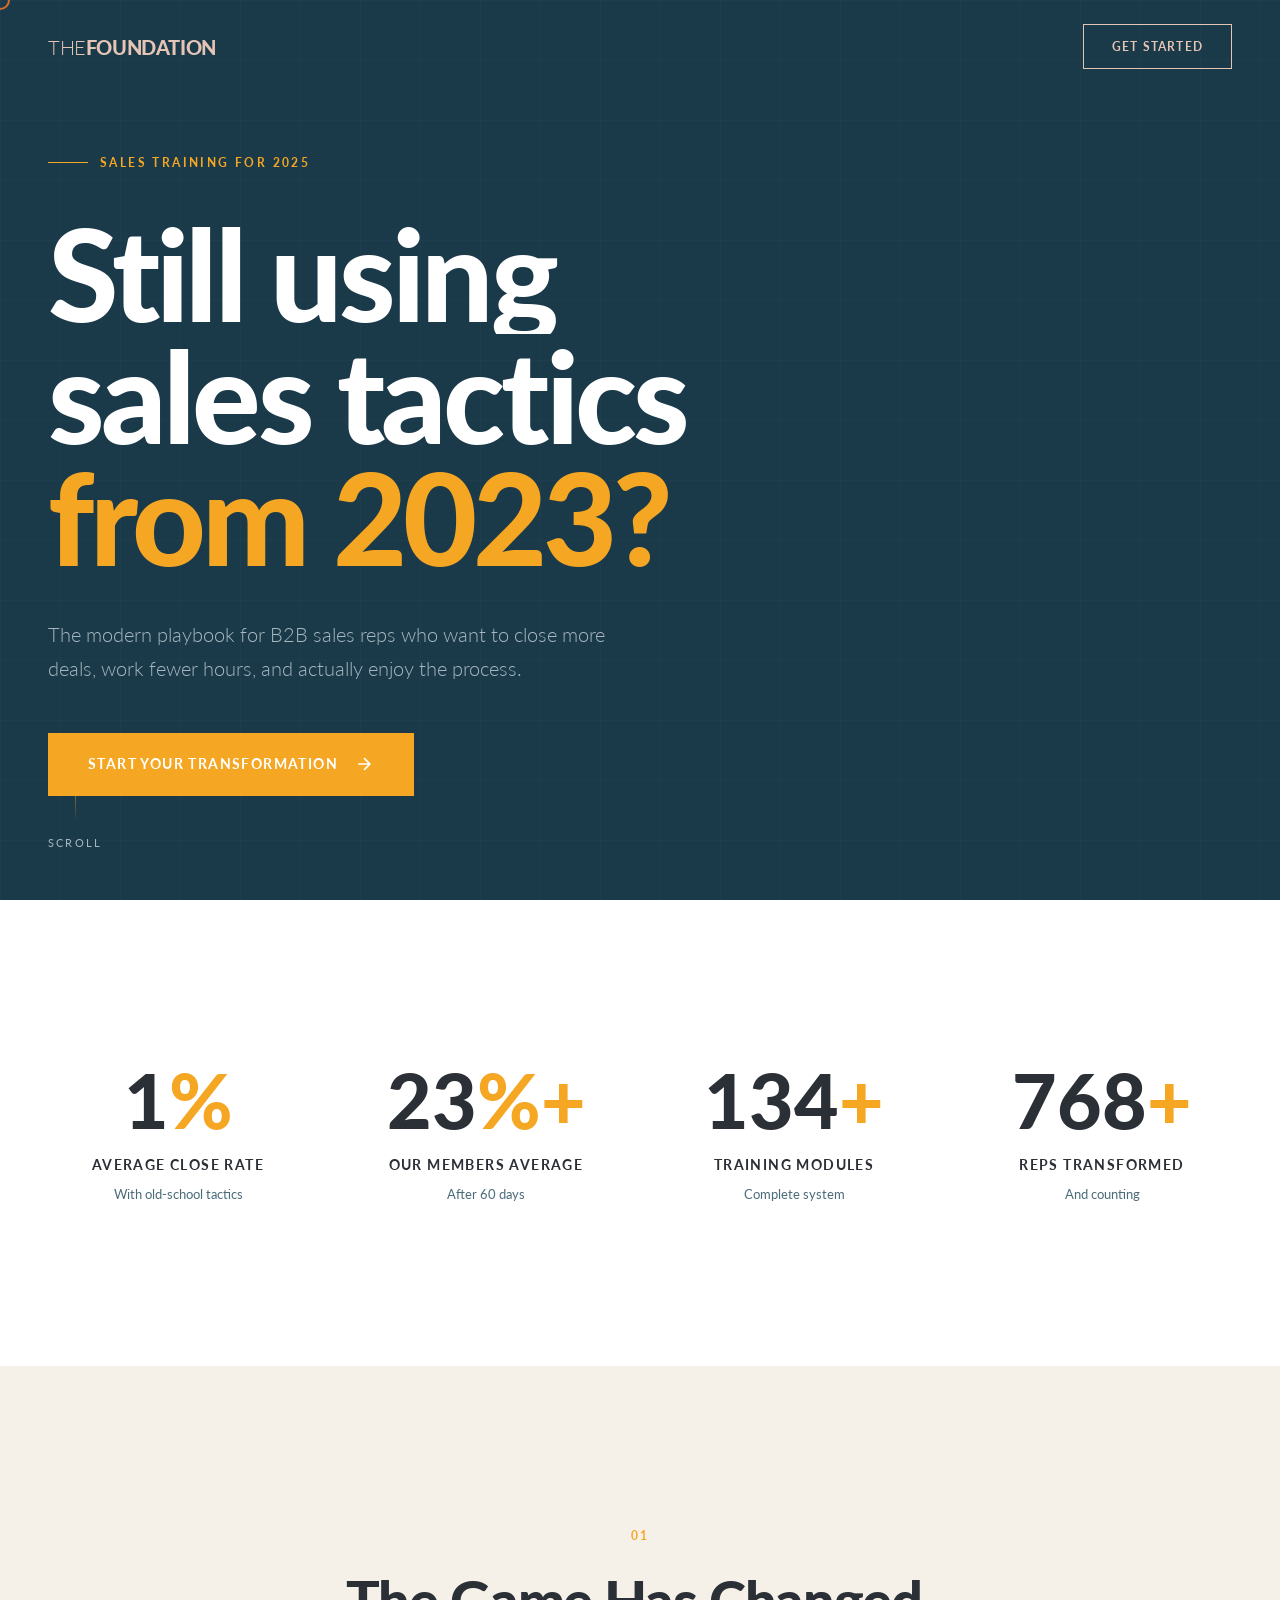
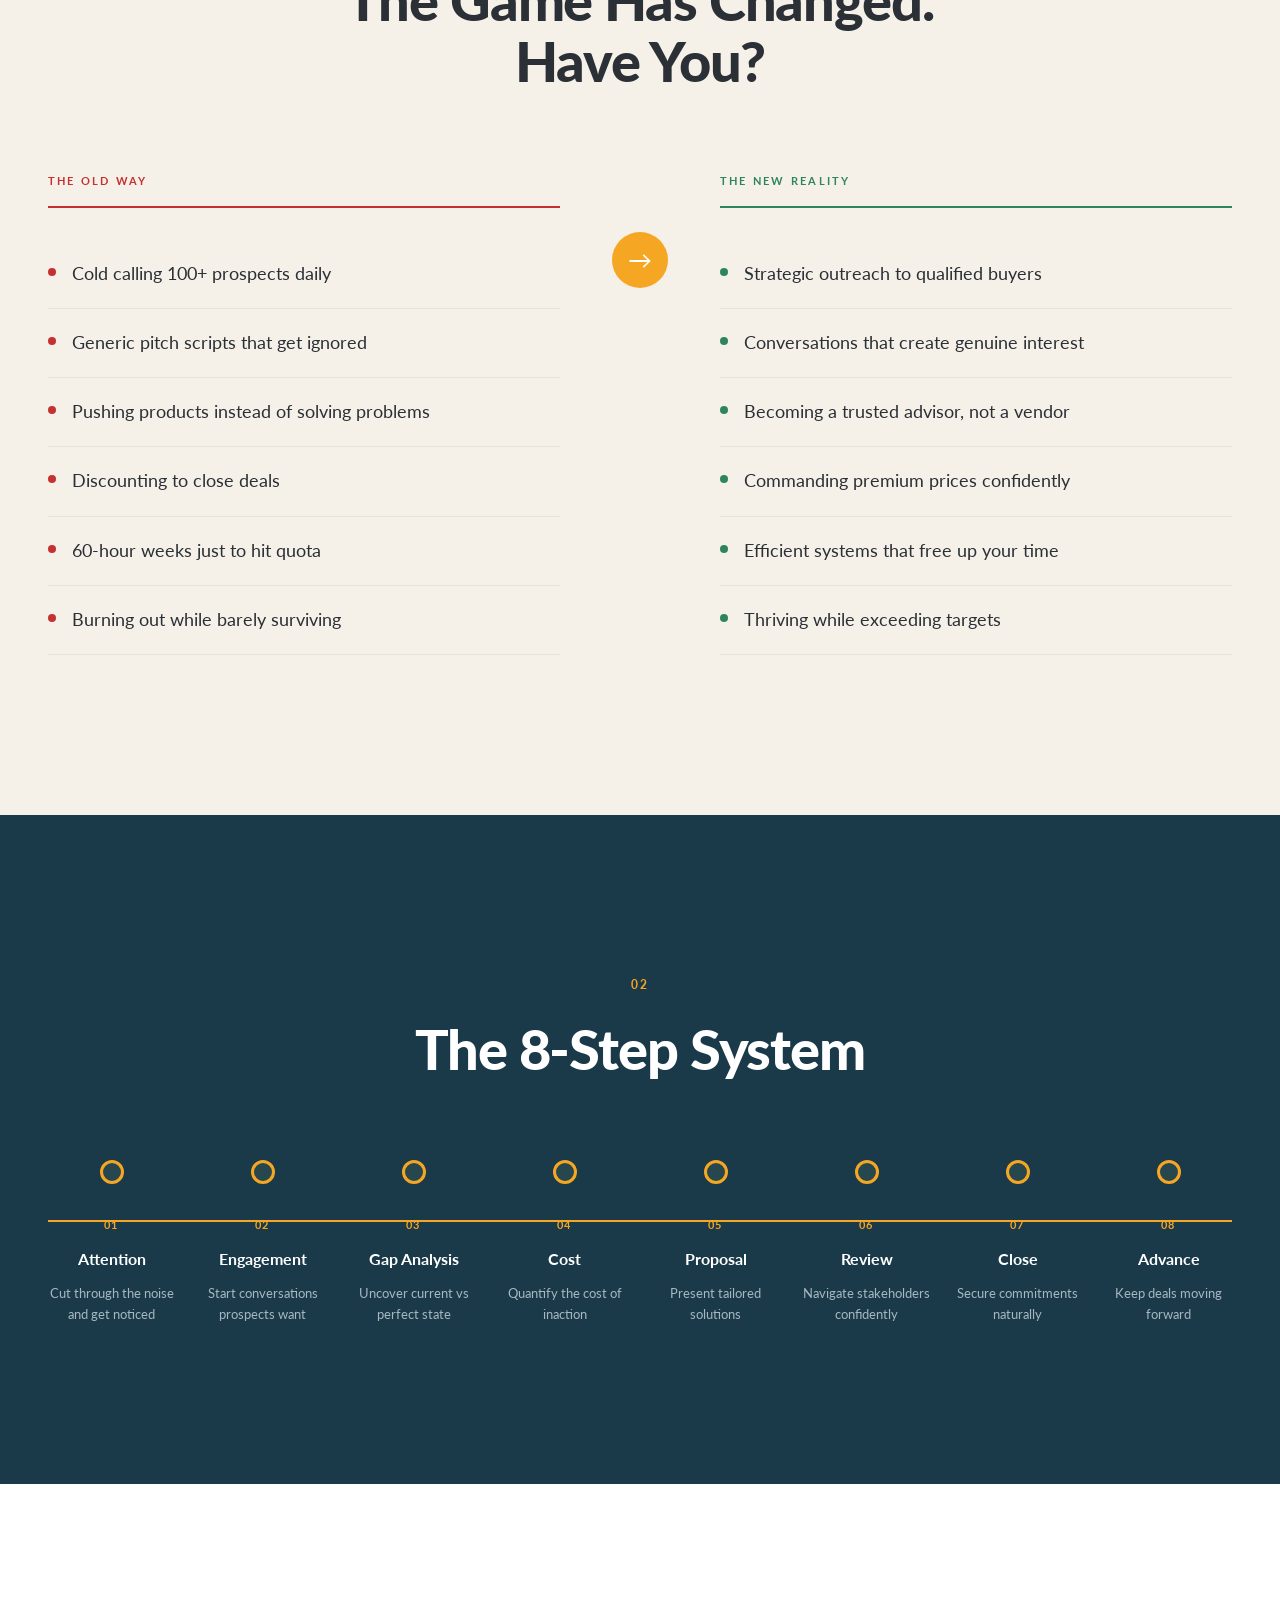
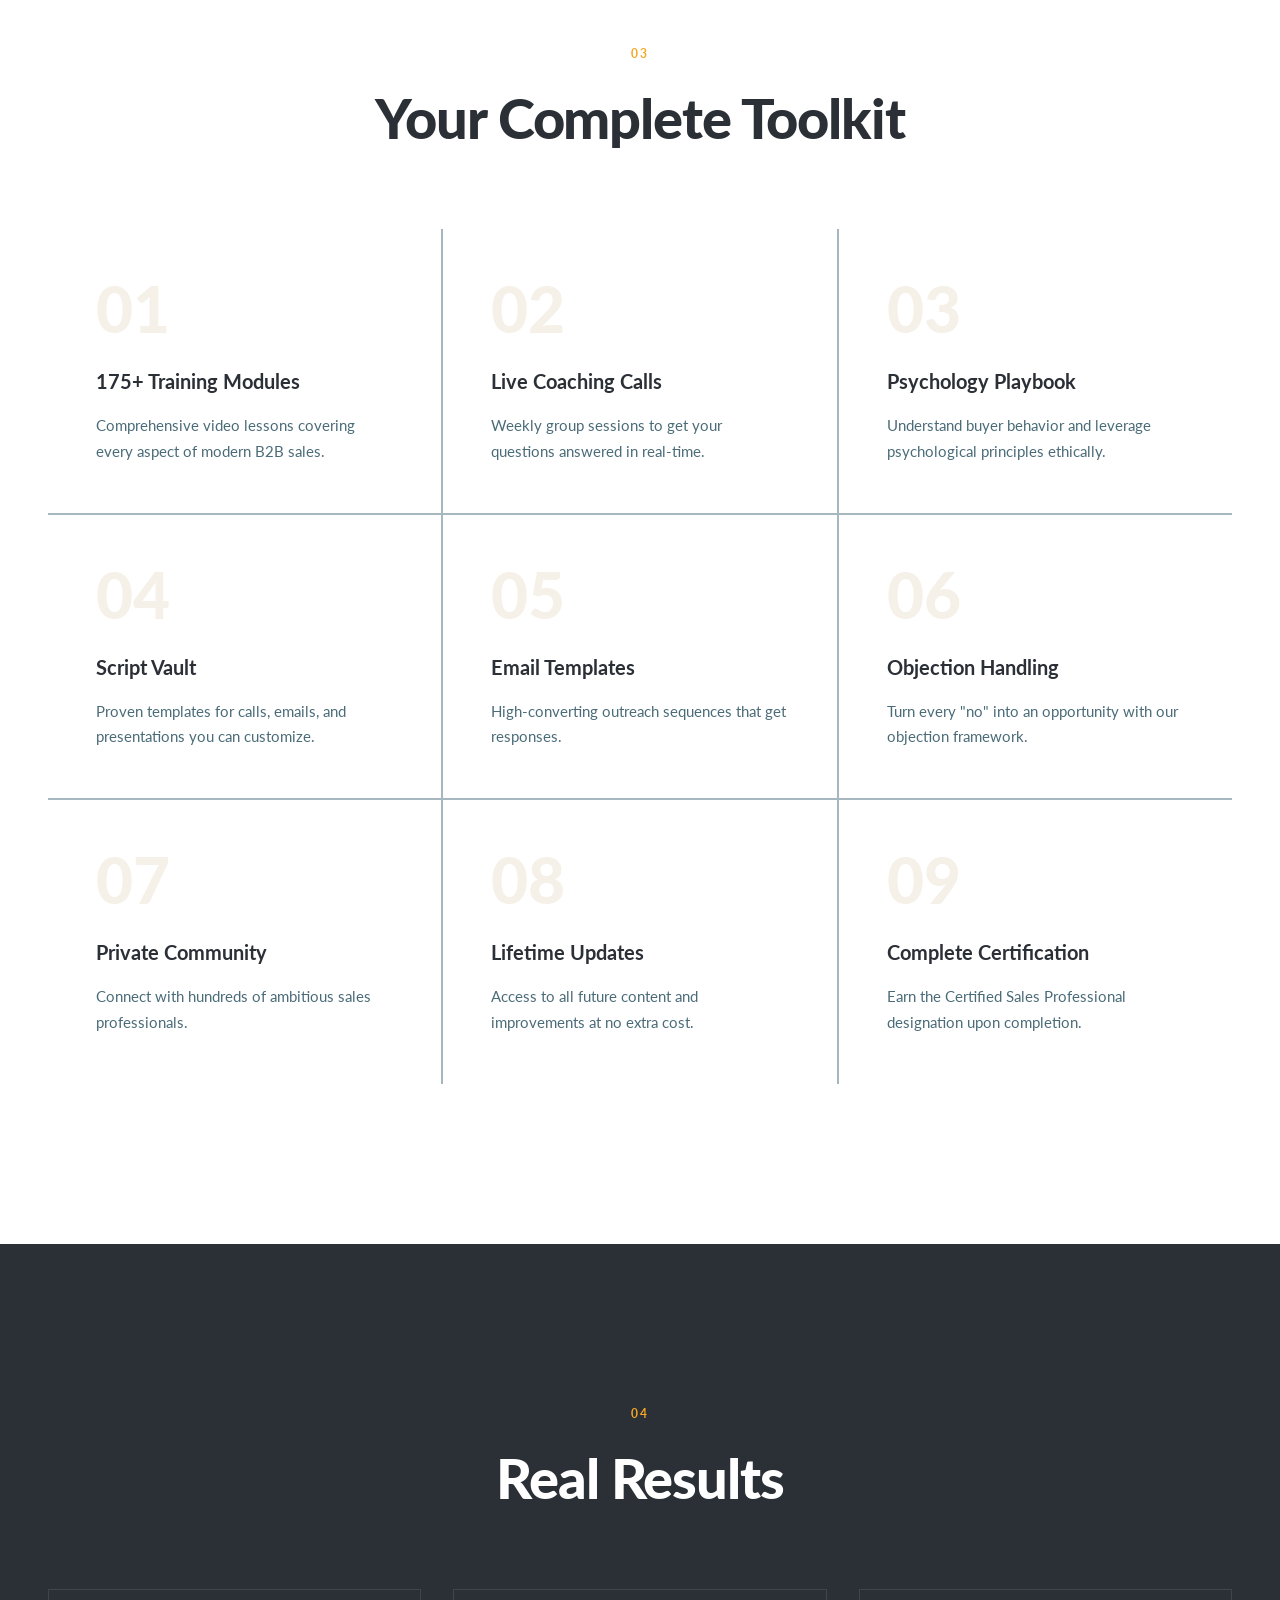
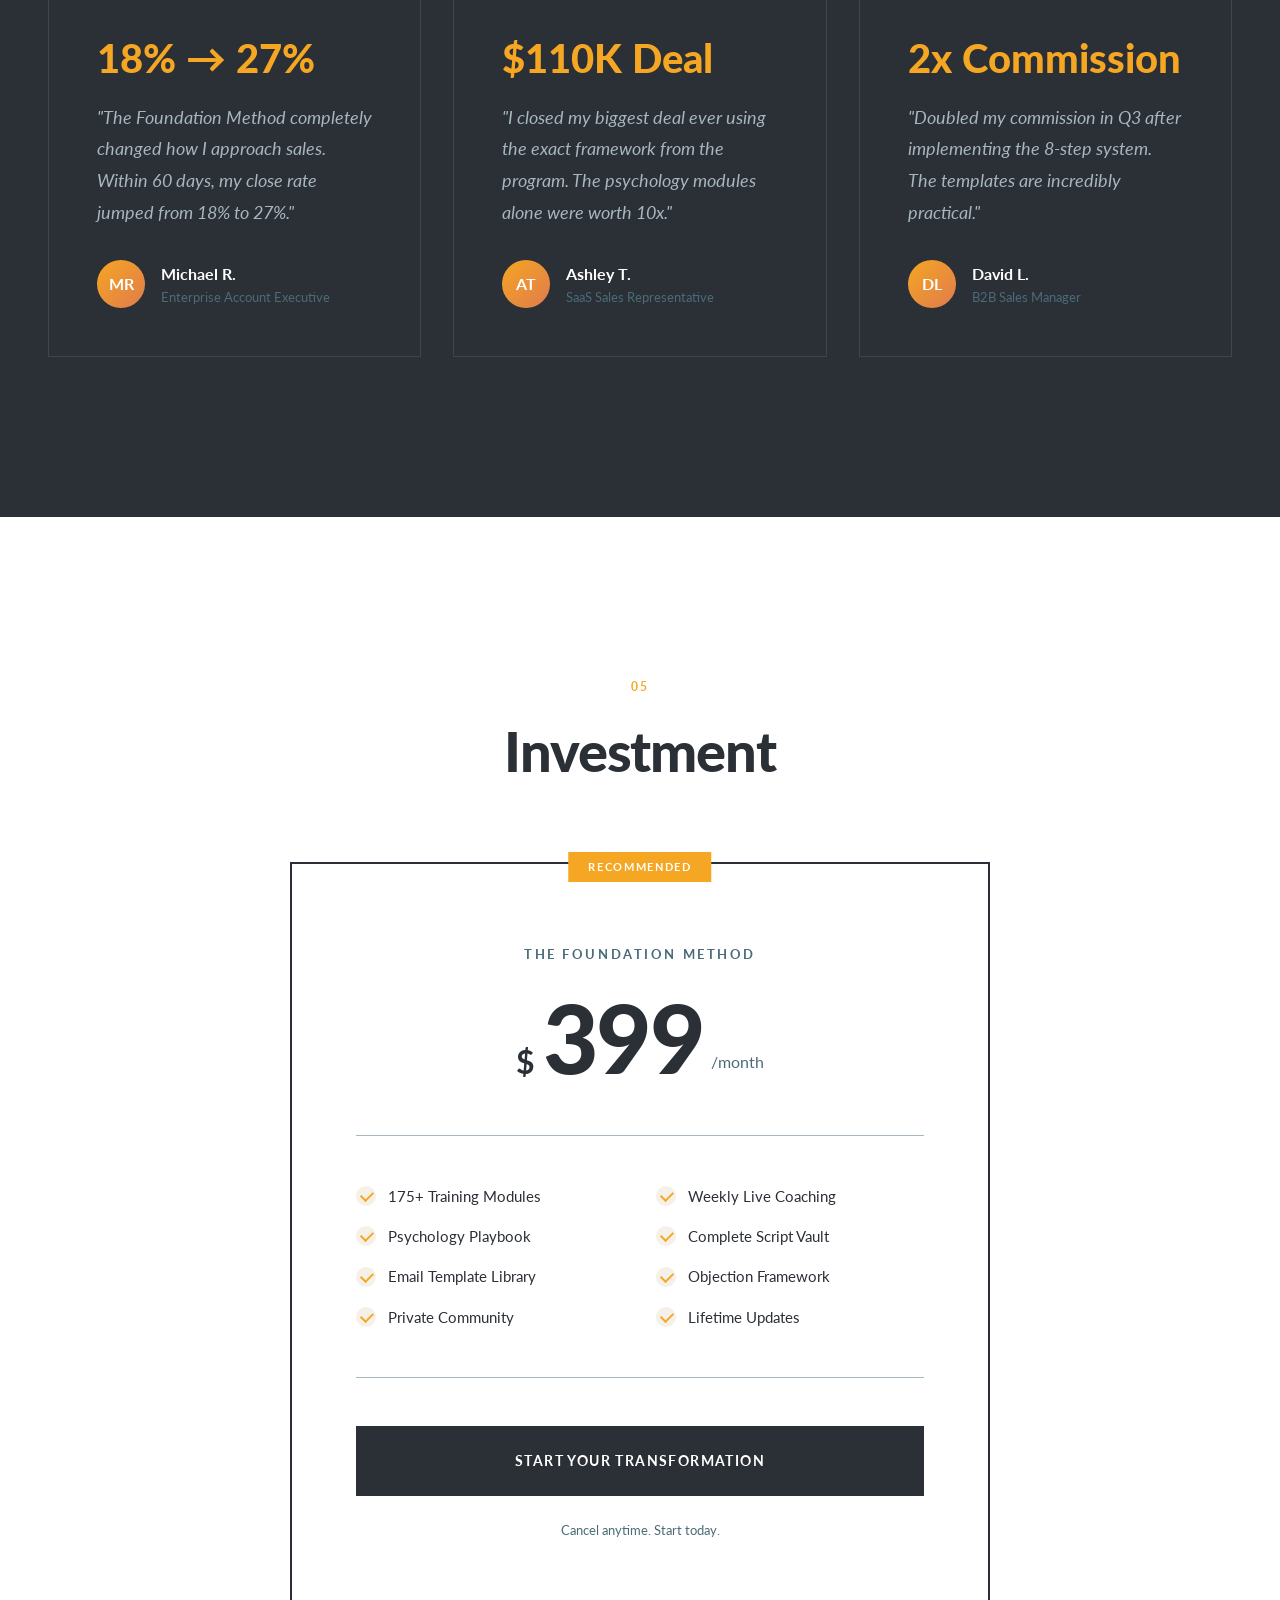
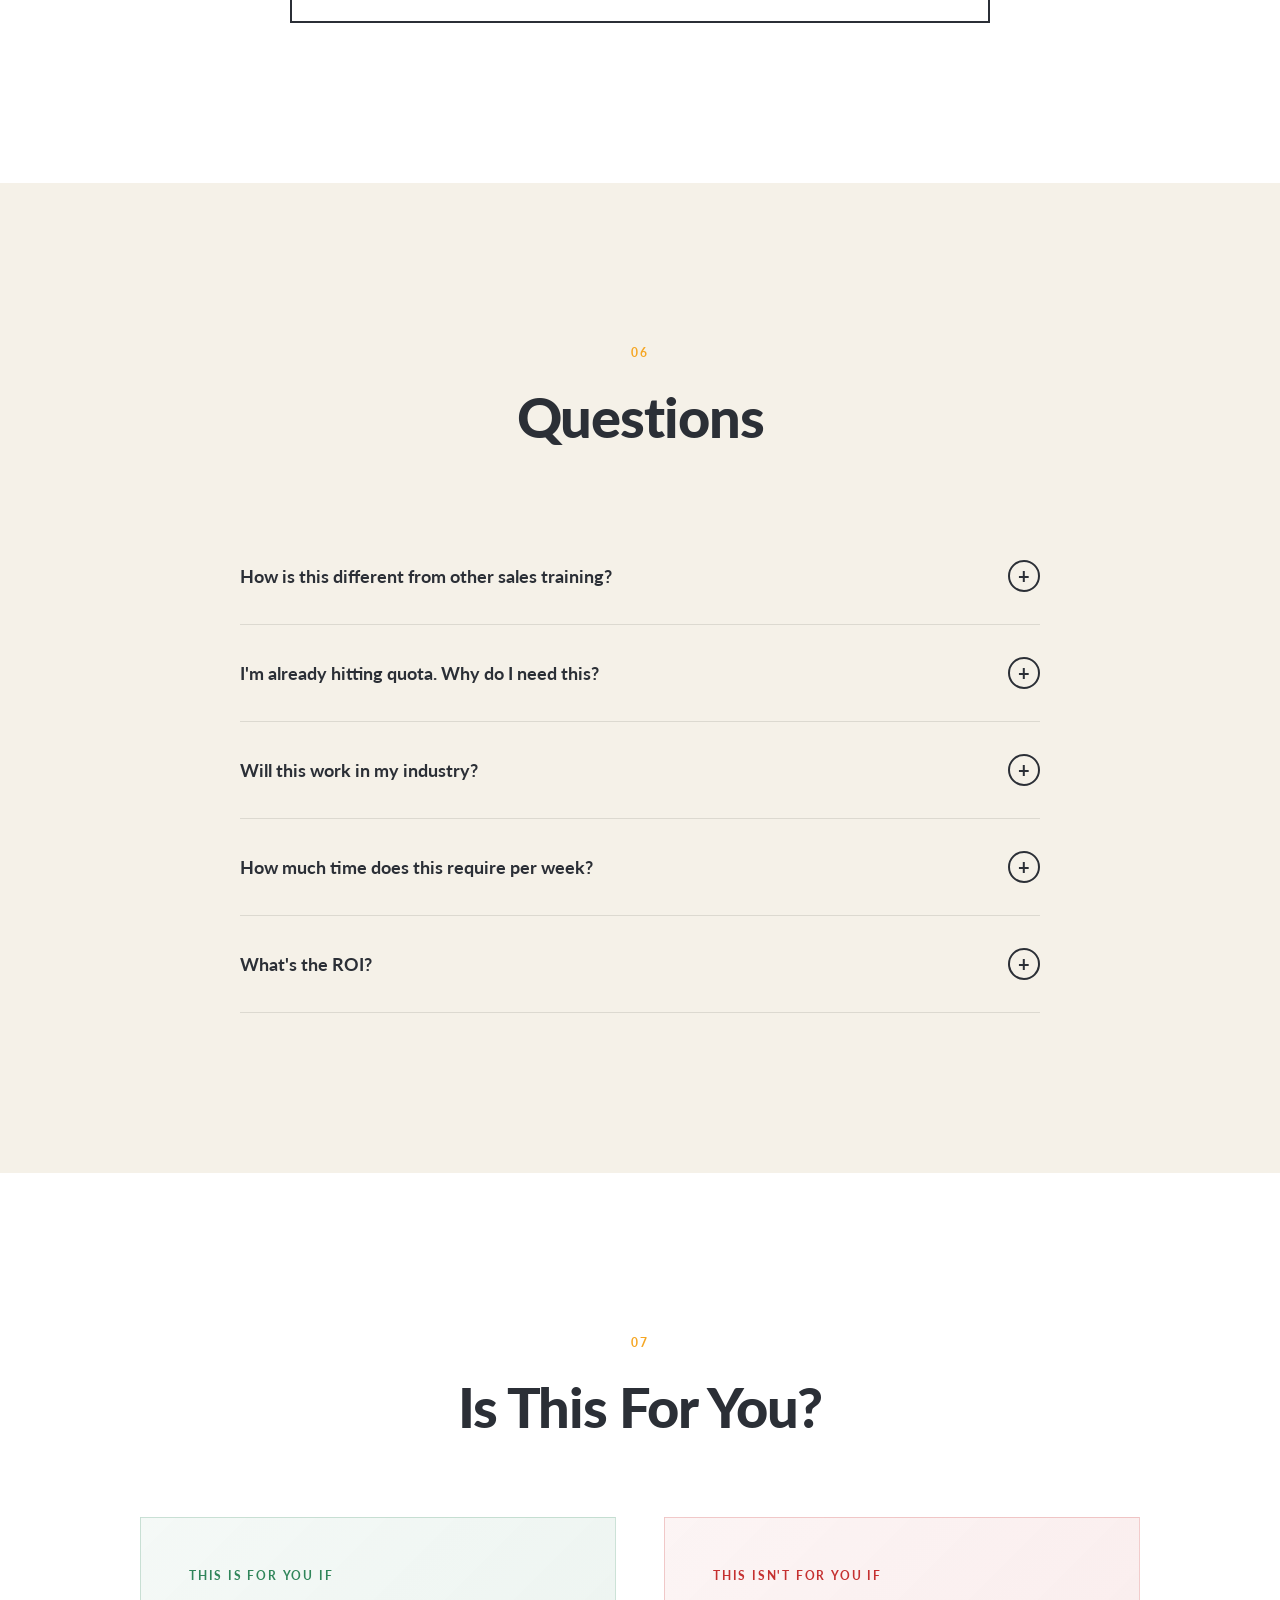
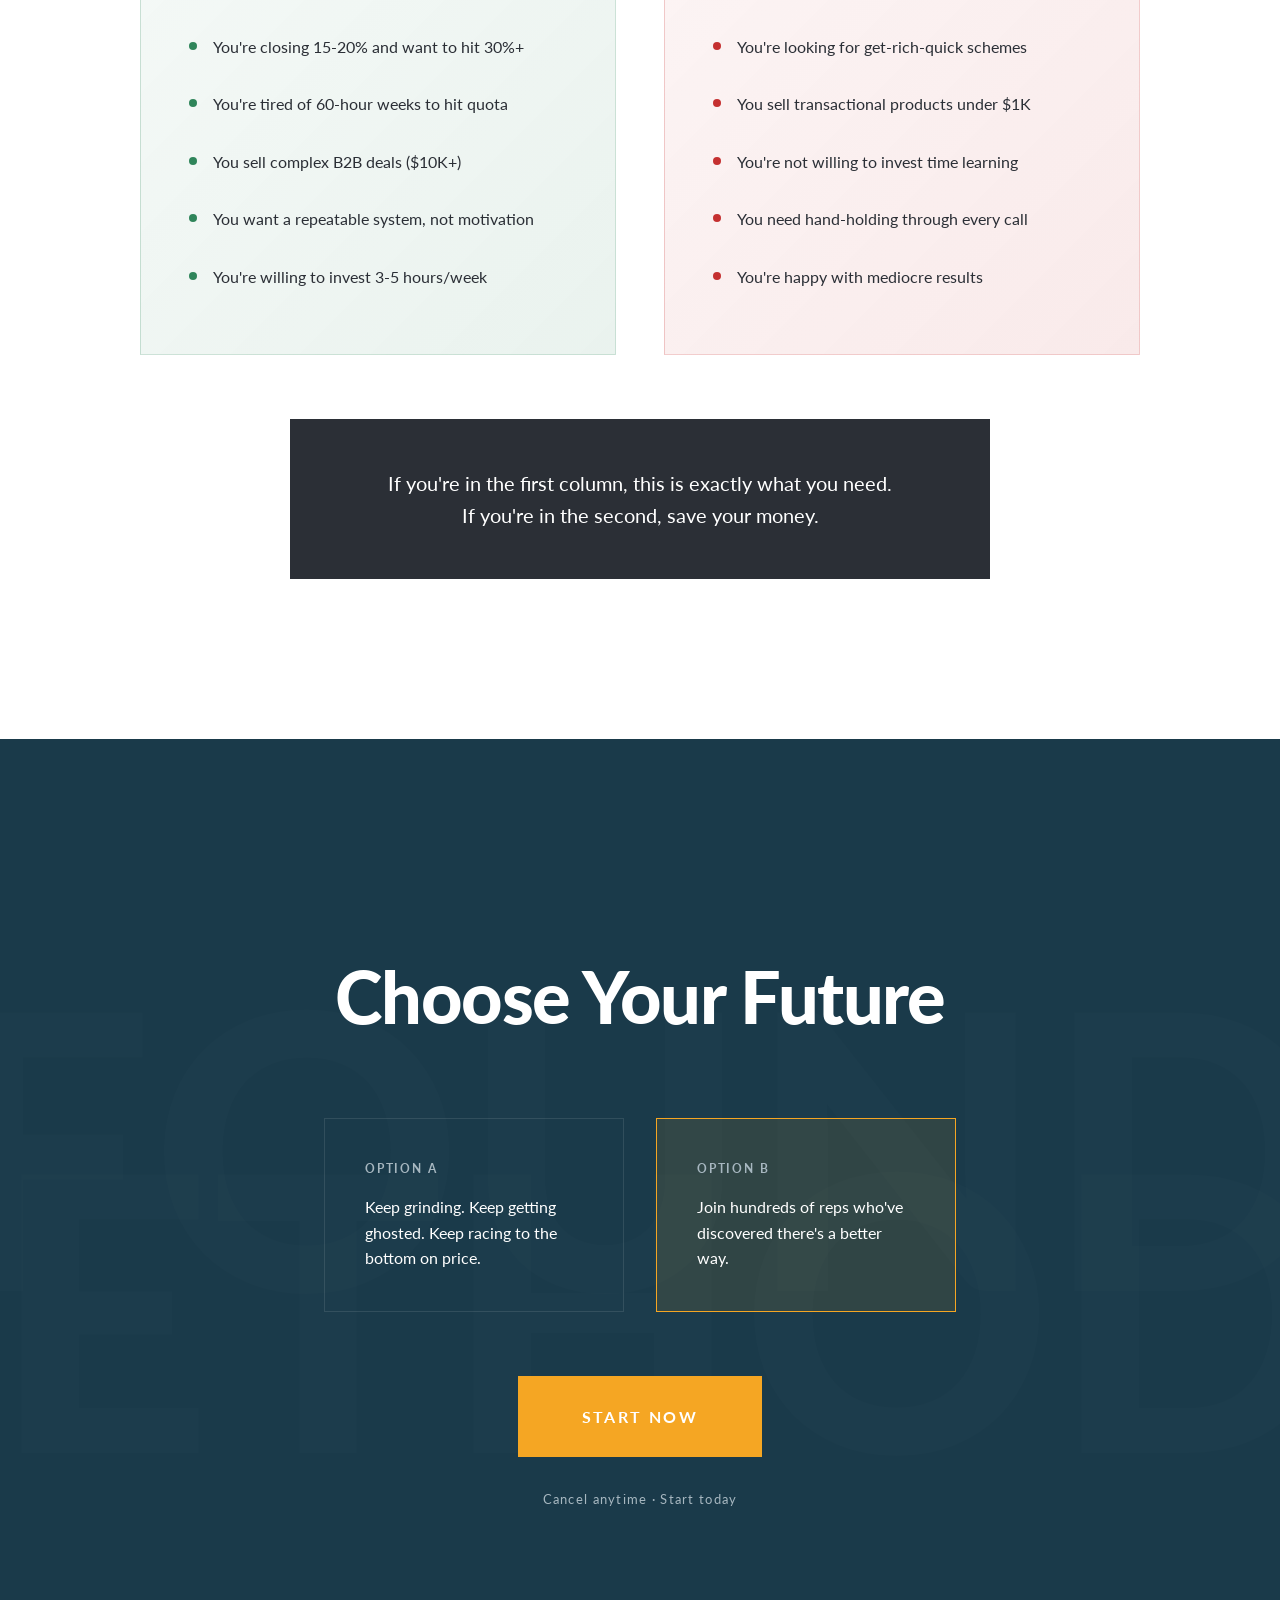
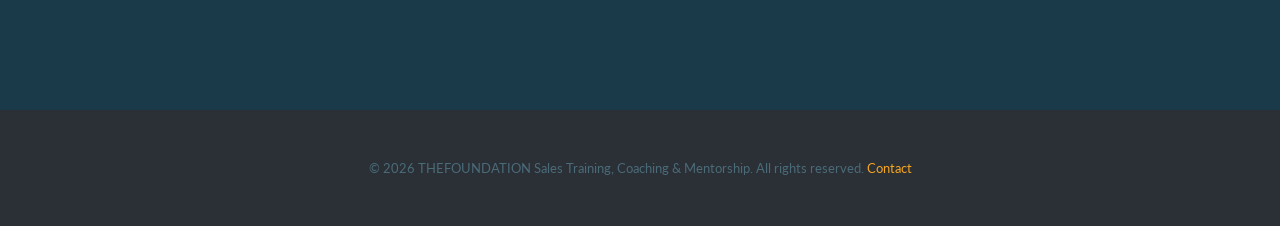
<file: sales/main/v2.html>
<!DOCTYPE html>
<html lang="en">
<head>
    <meta charset="UTF-8">
    <meta name="viewport" content="width=device-width, initial-scale=1.0">
    <title>The Foundation Method | Modern Sales Training</title>
    <link rel="preconnect" href="https://fonts.googleapis.com">
    <link rel="preconnect" href="https://fonts.gstatic.com" crossorigin>
    <link href="https://fonts.googleapis.com/css2?family=Lato:wght@300;400;700;900&display=swap" rel="stylesheet">
    <style>
        :root {
            --orange: #F5A623;
            --steel: #3D5A6C;
            --pale: #A7B7C0;
            --white: #FFFFFF;
            --charcoal: #2B2F36;
            --deep: #1A3A4A;
            --dark: #27474E;
            --dusty: #4A6B78;
            --coral: #E07B4C;
            --cream: #F5F1E8;
            --ease: cubic-bezier(0.16, 1, 0.3, 1);
        }

        * {
            margin: 0;
            padding: 0;
            box-sizing: border-box;
        }

        html {
            scroll-behavior: smooth;
            font-size: 16px;
        }

        body {
            font-family: 'Lato', -apple-system, BlinkMacSystemFont, sans-serif;
            background: var(--white);
            color: var(--charcoal);
            overflow-x: hidden;
            line-height: 1.6;
        }

        ::selection {
            background: var(--orange);
            color: var(--white);
        }

        /* ═══════════════════════════════════════
           LOADER
        ═══════════════════════════════════════ */
        .loader {
            position: fixed;
            inset: 0;
            background: var(--deep);
            z-index: 9999;
            display: flex;
            align-items: center;
            justify-content: center;
            transition: opacity 0.6s var(--ease), visibility 0.6s;
        }

        .loader.hidden {
            opacity: 0;
            visibility: hidden;
        }

        .loader-text {
            font-size: clamp(2rem, 8vw, 5rem);
            font-weight: 900;
            color: var(--white);
            overflow: hidden;
        }

        .loader-text span {
            display: inline-block;
            transform: translateY(100%);
            animation: slideUp 0.6s var(--ease) forwards;
        }

        .loader-text span:nth-child(1) { animation-delay: 0.1s; }
        .loader-text span:nth-child(2) { animation-delay: 0.15s; }
        .loader-text span:nth-child(3) { animation-delay: 0.2s; color: var(--orange); }

        @keyframes slideUp {
            to { transform: translateY(0); }
        }

        /* ═══════════════════════════════════════
           CURSOR
        ═══════════════════════════════════════ */
        .cursor {
            width: 20px;
            height: 20px;
            border: 2px solid var(--orange);
            border-radius: 50%;
            position: fixed;
            pointer-events: none;
            z-index: 9998;
            transition: transform 0.15s var(--ease), opacity 0.15s;
            mix-blend-mode: difference;
        }

        .cursor.hover {
            transform: scale(2.5);
            background: var(--orange);
            opacity: 0.5;
        }

        @media (hover: none) {
            .cursor { display: none; }
        }

        /* ═══════════════════════════════════════
           NAVIGATION
        ═══════════════════════════════════════ */
        nav {
            position: fixed;
            top: 0;
            left: 0;
            right: 0;
            z-index: 100;
            padding: 24px 48px;
            display: flex;
            justify-content: space-between;
            align-items: center;
            mix-blend-mode: difference;
        }

        .logo {
            font-size: 1.25rem;
            color: var(--white);
            text-decoration: none;
            letter-spacing: -0.02em;
        }

        .logo span:first-child { font-weight: 300; }
        .logo span:last-child { font-weight: 900; }

        .nav-cta {
            padding: 12px 28px;
            background: transparent;
            border: 1px solid var(--white);
            color: var(--white);
            font-family: inherit;
            font-size: 0.75rem;
            font-weight: 700;
            letter-spacing: 0.1em;
            text-transform: uppercase;
            text-decoration: none;
            cursor: pointer;
            transition: all 0.3s var(--ease);
        }

        .nav-cta:hover {
            background: var(--white);
            color: var(--charcoal);
        }

        /* ═══════════════════════════════════════
           HERO
        ═══════════════════════════════════════ */
        .hero {
            min-height: 100vh;
            background: var(--deep);
            display: flex;
            flex-direction: column;
            justify-content: center;
            padding: 120px 48px 80px;
            position: relative;
            overflow: hidden;
        }

        .hero-bg {
            position: absolute;
            inset: 0;
            opacity: 0.03;
            background-image:
                linear-gradient(var(--pale) 1px, transparent 1px),
                linear-gradient(90deg, var(--pale) 1px, transparent 1px);
            background-size: 60px 60px;
        }

        .hero-content {
            max-width: 1400px;
            margin: 0 auto;
            width: 100%;
            position: relative;
            z-index: 2;
        }

        .hero-label {
            display: inline-flex;
            align-items: center;
            gap: 12px;
            margin-bottom: 40px;
            opacity: 0;
            transform: translateY(20px);
            animation: fadeUp 0.8s var(--ease) 0.8s forwards;
        }

        .hero-label::before {
            content: '';
            width: 40px;
            height: 1px;
            background: var(--orange);
        }

        .hero-label span {
            font-size: 0.75rem;
            font-weight: 700;
            letter-spacing: 0.2em;
            color: var(--orange);
            text-transform: uppercase;
        }

        .hero h1 {
            font-size: clamp(3rem, 10vw, 8rem);
            font-weight: 900;
            line-height: 0.95;
            color: var(--white);
            letter-spacing: -0.03em;
            margin-bottom: 40px;
        }

        .hero h1 .line {
            display: block;
            overflow: hidden;
        }

        .hero h1 .line span {
            display: block;
            transform: translateY(110%);
            animation: slideUp 1s var(--ease) forwards;
        }

        .hero h1 .line:nth-child(1) span { animation-delay: 0.9s; }
        .hero h1 .line:nth-child(2) span { animation-delay: 1s; }
        .hero h1 .line:nth-child(3) span { animation-delay: 1.1s; color: var(--orange); }

        .hero-sub {
            max-width: 600px;
            font-size: 1.25rem;
            font-weight: 300;
            color: var(--pale);
            line-height: 1.7;
            margin-bottom: 48px;
            opacity: 0;
            transform: translateY(20px);
            animation: fadeUp 0.8s var(--ease) 1.3s forwards;
        }

        .hero-cta {
            display: inline-flex;
            align-items: center;
            gap: 16px;
            padding: 20px 40px;
            background: var(--orange);
            color: var(--white);
            font-size: 0.875rem;
            font-weight: 700;
            letter-spacing: 0.1em;
            text-transform: uppercase;
            text-decoration: none;
            position: relative;
            overflow: hidden;
            opacity: 0;
            transform: translateY(20px);
            animation: fadeUp 0.8s var(--ease) 1.5s forwards;
            transition: transform 0.3s var(--ease);
        }

        .hero-cta:hover {
            transform: scale(1.02);
        }

        .hero-cta::before {
            content: '';
            position: absolute;
            inset: 0;
            background: linear-gradient(90deg, transparent, rgba(255,255,255,0.2), transparent);
            transform: translateX(-100%);
            animation: shimmer 3s infinite;
        }

        @keyframes shimmer {
            100% { transform: translateX(100%); }
        }

        .hero-cta svg {
            width: 20px;
            height: 20px;
            transition: transform 0.3s var(--ease);
        }

        .hero-cta:hover svg {
            transform: translateX(4px);
        }

        .hero-scroll {
            position: absolute;
            bottom: 48px;
            left: 48px;
            display: flex;
            flex-direction: column;
            align-items: center;
            gap: 12px;
            color: var(--pale);
            font-size: 0.7rem;
            letter-spacing: 0.2em;
            text-transform: uppercase;
            opacity: 0;
            animation: fadeUp 0.8s var(--ease) 1.8s forwards;
        }

        .scroll-line {
            width: 1px;
            height: 60px;
            background: linear-gradient(to bottom, var(--orange), transparent);
            animation: scrollPulse 2s infinite;
        }

        @keyframes scrollPulse {
            0%, 100% { opacity: 1; transform: scaleY(1); }
            50% { opacity: 0.5; transform: scaleY(0.8); }
        }

        @keyframes fadeUp {
            to { opacity: 1; transform: translateY(0); }
        }

        /* ═══════════════════════════════════════
           STATS
        ═══════════════════════════════════════ */
        .stats {
            padding: 120px 48px;
            background: var(--white);
        }

        .stats-grid {
            max-width: 1400px;
            margin: 0 auto;
            display: grid;
            grid-template-columns: repeat(4, 1fr);
            gap: 48px;
        }

        .stat {
            text-align: center;
            padding: 40px 20px;
            border: 1px solid transparent;
            transition: all 0.5s var(--ease);
        }

        .stat:hover {
            border-color: var(--pale);
        }

        .stat-number {
            font-size: clamp(3rem, 6vw, 5rem);
            font-weight: 900;
            color: var(--charcoal);
            line-height: 1;
            margin-bottom: 16px;
            font-variant-numeric: tabular-nums;
        }

        .stat-number .count {
            display: inline-block;
        }

        .stat-number .suffix {
            color: var(--orange);
        }

        .stat-label {
            font-size: 0.875rem;
            font-weight: 700;
            color: var(--charcoal);
            text-transform: uppercase;
            letter-spacing: 0.1em;
            margin-bottom: 8px;
        }

        .stat-sub {
            font-size: 0.8rem;
            color: var(--dusty);
        }

        /* ═══════════════════════════════════════
           SECTION HEADERS
        ═══════════════════════════════════════ */
        .section-header {
            max-width: 800px;
            margin: 0 auto 80px;
            text-align: center;
        }

        .section-number {
            font-size: 0.75rem;
            font-weight: 700;
            color: var(--orange);
            letter-spacing: 0.2em;
            margin-bottom: 24px;
            display: block;
        }

        .section-title {
            font-size: clamp(2rem, 5vw, 3.5rem);
            font-weight: 900;
            color: var(--charcoal);
            letter-spacing: -0.02em;
            line-height: 1.1;
        }

        .section-title.light {
            color: var(--white);
        }

        /* ═══════════════════════════════════════
           PROBLEM
        ═══════════════════════════════════════ */
        .problem {
            padding: 160px 48px;
            background: var(--cream);
        }

        .problem-grid {
            max-width: 1200px;
            margin: 0 auto;
            display: grid;
            grid-template-columns: 1fr 80px 1fr;
            gap: 40px;
            align-items: start;
        }

        .problem-col {
            opacity: 0;
            transform: translateY(40px);
            transition: all 0.8s var(--ease);
        }

        .problem-col.visible {
            opacity: 1;
            transform: translateY(0);
        }

        .problem-col:nth-child(3) {
            transition-delay: 0.2s;
        }

        .problem-label {
            font-size: 0.7rem;
            font-weight: 700;
            letter-spacing: 0.2em;
            text-transform: uppercase;
            margin-bottom: 32px;
            padding-bottom: 16px;
            border-bottom: 2px solid;
        }

        .problem-col.old .problem-label {
            color: #c53030;
            border-color: #c53030;
        }

        .problem-col.new .problem-label {
            color: #2f855a;
            border-color: #2f855a;
        }

        .problem-list {
            list-style: none;
        }

        .problem-list li {
            padding: 20px 0;
            font-size: 1.1rem;
            color: var(--charcoal);
            border-bottom: 1px solid rgba(0,0,0,0.06);
            position: relative;
            padding-left: 24px;
        }

        .problem-list li::before {
            content: '';
            position: absolute;
            left: 0;
            top: 28px;
            width: 8px;
            height: 8px;
            border-radius: 50%;
        }

        .problem-col.old .problem-list li::before {
            background: #c53030;
        }

        .problem-col.new .problem-list li::before {
            background: #2f855a;
        }

        .problem-divider {
            display: flex;
            align-items: center;
            justify-content: center;
            padding-top: 60px;
        }

        .problem-arrow {
            width: 56px;
            height: 56px;
            background: var(--orange);
            border-radius: 50%;
            display: flex;
            align-items: center;
            justify-content: center;
            color: var(--white);
            font-size: 1.5rem;
            animation: pulse 2s infinite;
        }

        @keyframes pulse {
            0%, 100% { transform: scale(1); box-shadow: 0 0 0 0 rgba(245,166,35,0.4); }
            50% { transform: scale(1.05); box-shadow: 0 0 0 20px rgba(245,166,35,0); }
        }

        /* ═══════════════════════════════════════
           SYSTEM
        ═══════════════════════════════════════ */
        .system {
            padding: 160px 48px;
            background: var(--deep);
            position: relative;
            overflow: hidden;
        }

        .system-track {
            max-width: 1400px;
            margin: 0 auto;
            position: relative;
        }

        .system-line {
            position: absolute;
            top: 60px;
            left: 0;
            right: 0;
            height: 2px;
            background: rgba(255,255,255,0.1);
        }

        .system-line-fill {
            position: absolute;
            top: 0;
            left: 0;
            height: 100%;
            width: 0;
            background: var(--orange);
            transition: width 1.5s var(--ease);
        }

        .system-grid {
            display: grid;
            grid-template-columns: repeat(8, 1fr);
            gap: 24px;
        }

        .system-step {
            text-align: center;
            opacity: 0;
            transform: translateY(30px);
            transition: all 0.6s var(--ease);
        }

        .system-step.visible {
            opacity: 1;
            transform: translateY(0);
        }

        .step-dot {
            width: 24px;
            height: 24px;
            background: var(--dark);
            border: 3px solid var(--orange);
            border-radius: 50%;
            margin: 0 auto 32px;
            position: relative;
            z-index: 2;
            transition: all 0.3s var(--ease);
        }

        .system-step:hover .step-dot {
            background: var(--orange);
            transform: scale(1.3);
        }

        .step-num {
            font-size: 0.7rem;
            font-weight: 700;
            color: var(--orange);
            letter-spacing: 0.1em;
            margin-bottom: 12px;
        }

        .step-name {
            font-size: 1rem;
            font-weight: 700;
            color: var(--white);
            margin-bottom: 12px;
        }

        .step-desc {
            font-size: 0.8rem;
            color: var(--pale);
            line-height: 1.6;
        }

        /* ═══════════════════════════════════════
           TOOLKIT
        ═══════════════════════════════════════ */
        .toolkit {
            padding: 160px 48px;
            background: var(--white);
        }

        .toolkit-grid {
            max-width: 1400px;
            margin: 0 auto;
            display: grid;
            grid-template-columns: repeat(3, 1fr);
            gap: 2px;
            background: var(--pale);
        }

        .toolkit-item {
            background: var(--white);
            padding: 48px;
            position: relative;
            overflow: hidden;
            transition: all 0.5s var(--ease);
        }

        .toolkit-item::before {
            content: '';
            position: absolute;
            bottom: 0;
            left: 0;
            width: 100%;
            height: 3px;
            background: var(--orange);
            transform: scaleX(0);
            transform-origin: left;
            transition: transform 0.5s var(--ease);
        }

        .toolkit-item:hover::before {
            transform: scaleX(1);
        }

        .toolkit-item:hover {
            background: var(--cream);
        }

        .toolkit-num {
            font-size: 4rem;
            font-weight: 900;
            color: var(--cream);
            line-height: 1;
            margin-bottom: 24px;
            transition: color 0.5s var(--ease);
        }

        .toolkit-item:hover .toolkit-num {
            color: rgba(245,166,35,0.2);
        }

        .toolkit-title {
            font-size: 1.25rem;
            font-weight: 700;
            color: var(--charcoal);
            margin-bottom: 16px;
        }

        .toolkit-desc {
            font-size: 0.95rem;
            color: var(--dusty);
            line-height: 1.7;
        }

        /* ═══════════════════════════════════════
           TESTIMONIALS
        ═══════════════════════════════════════ */
        .testimonials {
            padding: 160px 48px;
            background: var(--charcoal);
        }

        .testimonials-grid {
            max-width: 1400px;
            margin: 0 auto;
            display: grid;
            grid-template-columns: repeat(3, 1fr);
            gap: 32px;
        }

        .testimonial {
            padding: 48px;
            border: 1px solid rgba(255,255,255,0.1);
            position: relative;
            transition: all 0.5s var(--ease);
        }

        .testimonial:hover {
            border-color: var(--orange);
            transform: translateY(-8px);
        }

        .testimonial-metric {
            font-size: 2.5rem;
            font-weight: 900;
            color: var(--orange);
            margin-bottom: 24px;
            line-height: 1;
        }

        .testimonial-text {
            font-size: 1.1rem;
            color: var(--pale);
            line-height: 1.8;
            font-style: italic;
            margin-bottom: 32px;
        }

        .testimonial-author {
            display: flex;
            align-items: center;
            gap: 16px;
        }

        .author-img {
            width: 48px;
            height: 48px;
            background: linear-gradient(135deg, var(--orange), var(--coral));
            border-radius: 50%;
            display: flex;
            align-items: center;
            justify-content: center;
            font-weight: 700;
            color: var(--white);
            font-size: 1rem;
        }

        .author-name {
            font-weight: 700;
            color: var(--white);
            font-size: 1rem;
        }

        .author-role {
            font-size: 0.8rem;
            color: var(--dusty);
        }

        /* ═══════════════════════════════════════
           PRICING
        ═══════════════════════════════════════ */
        .pricing {
            padding: 160px 48px;
            background: var(--white);
        }

        .pricing-card {
            max-width: 700px;
            margin: 0 auto;
            border: 2px solid var(--charcoal);
            padding: 80px 64px;
            position: relative;
            text-align: center;
        }

        .pricing-card::before {
            content: 'RECOMMENDED';
            position: absolute;
            top: -12px;
            left: 50%;
            transform: translateX(-50%);
            background: var(--orange);
            color: var(--white);
            font-size: 0.7rem;
            font-weight: 700;
            letter-spacing: 0.15em;
            padding: 6px 20px;
        }

        .pricing-name {
            font-size: 0.8rem;
            font-weight: 700;
            letter-spacing: 0.2em;
            text-transform: uppercase;
            color: var(--dusty);
            margin-bottom: 24px;
        }

        .pricing-amount {
            display: flex;
            align-items: baseline;
            justify-content: center;
            gap: 8px;
            margin-bottom: 48px;
        }

        .price-currency {
            font-size: 2rem;
            font-weight: 700;
            color: var(--charcoal);
        }

        .price-value {
            font-size: 6rem;
            font-weight: 900;
            color: var(--charcoal);
            line-height: 1;
            letter-spacing: -0.03em;
        }

        .price-period {
            font-size: 1rem;
            color: var(--dusty);
            align-self: flex-end;
            margin-bottom: 12px;
        }

        .pricing-features {
            list-style: none;
            display: grid;
            grid-template-columns: repeat(2, 1fr);
            gap: 16px 32px;
            text-align: left;
            margin-bottom: 48px;
            padding: 48px 0;
            border-top: 1px solid var(--pale);
            border-bottom: 1px solid var(--pale);
        }

        .pricing-features li {
            font-size: 0.95rem;
            color: var(--charcoal);
            display: flex;
            align-items: center;
            gap: 12px;
        }

        .pricing-features li::before {
            content: '';
            width: 20px;
            height: 20px;
            background: var(--cream);
            border-radius: 50%;
            flex-shrink: 0;
            position: relative;
        }

        .pricing-features li::after {
            content: '';
            position: absolute;
            width: 6px;
            height: 10px;
            border: 2px solid var(--orange);
            border-top: none;
            border-left: none;
            transform: rotate(45deg);
            margin-left: 7px;
            margin-top: -2px;
        }

        .pricing-cta {
            display: inline-flex;
            align-items: center;
            justify-content: center;
            gap: 12px;
            width: 100%;
            padding: 24px 48px;
            background: var(--charcoal);
            color: var(--white);
            font-size: 0.875rem;
            font-weight: 700;
            letter-spacing: 0.1em;
            text-transform: uppercase;
            text-decoration: none;
            transition: all 0.3s var(--ease);
        }

        .pricing-cta:hover {
            background: var(--orange);
        }

        .pricing-note {
            margin-top: 24px;
            font-size: 0.8rem;
            color: var(--dusty);
        }

        /* ═══════════════════════════════════════
           FAQ
        ═══════════════════════════════════════ */
        .faq {
            padding: 160px 48px;
            background: var(--cream);
        }

        .faq-list {
            max-width: 800px;
            margin: 0 auto;
        }

        .faq-item {
            border-bottom: 1px solid rgba(0,0,0,0.1);
        }

        .faq-q {
            width: 100%;
            padding: 32px 0;
            background: none;
            border: none;
            display: flex;
            justify-content: space-between;
            align-items: center;
            cursor: pointer;
            text-align: left;
            font-family: inherit;
            font-size: 1.125rem;
            font-weight: 700;
            color: var(--charcoal);
            transition: color 0.3s;
        }

        .faq-q:hover {
            color: var(--orange);
        }

        .faq-icon {
            width: 32px;
            height: 32px;
            border: 2px solid currentColor;
            border-radius: 50%;
            display: flex;
            align-items: center;
            justify-content: center;
            font-size: 1.25rem;
            transition: all 0.3s var(--ease);
            flex-shrink: 0;
        }

        .faq-item.active .faq-icon {
            background: var(--orange);
            border-color: var(--orange);
            color: var(--white);
            transform: rotate(45deg);
        }

        .faq-a {
            max-height: 0;
            overflow: hidden;
            transition: max-height 0.5s var(--ease), padding 0.5s var(--ease);
        }

        .faq-item.active .faq-a {
            max-height: 300px;
            padding-bottom: 32px;
        }

        .faq-a p {
            color: var(--dusty);
            line-height: 1.8;
        }

        /* ═══════════════════════════════════════
           FIT
        ═══════════════════════════════════════ */
        .fit {
            padding: 160px 48px;
            background: var(--white);
        }

        .fit-grid {
            max-width: 1000px;
            margin: 0 auto 64px;
            display: grid;
            grid-template-columns: repeat(2, 1fr);
            gap: 48px;
        }

        .fit-col {
            padding: 48px;
        }

        .fit-col.yes {
            background: linear-gradient(135deg, rgba(47,133,90,0.05), rgba(47,133,90,0.1));
            border: 1px solid rgba(47,133,90,0.2);
        }

        .fit-col.no {
            background: linear-gradient(135deg, rgba(197,48,48,0.05), rgba(197,48,48,0.1));
            border: 1px solid rgba(197,48,48,0.2);
        }

        .fit-label {
            font-size: 0.75rem;
            font-weight: 700;
            letter-spacing: 0.15em;
            text-transform: uppercase;
            margin-bottom: 32px;
        }

        .fit-col.yes .fit-label { color: #2f855a; }
        .fit-col.no .fit-label { color: #c53030; }

        .fit-list {
            list-style: none;
        }

        .fit-list li {
            padding: 16px 0;
            font-size: 1rem;
            color: var(--charcoal);
            display: flex;
            align-items: flex-start;
            gap: 16px;
        }

        .fit-list li::before {
            content: '';
            width: 8px;
            height: 8px;
            border-radius: 50%;
            margin-top: 8px;
            flex-shrink: 0;
        }

        .fit-col.yes .fit-list li::before { background: #2f855a; }
        .fit-col.no .fit-list li::before { background: #c53030; }

        .fit-callout {
            max-width: 700px;
            margin: 0 auto;
            text-align: center;
            padding: 48px;
            background: var(--charcoal);
            color: var(--white);
            font-size: 1.25rem;
            line-height: 1.6;
        }

        /* ═══════════════════════════════════════
           FINAL CTA
        ═══════════════════════════════════════ */
        .final {
            padding: 200px 48px;
            background: var(--deep);
            text-align: center;
            position: relative;
            overflow: hidden;
        }

        .final-bg {
            position: absolute;
            inset: 0;
            opacity: 0.5;
        }

        .final-bg span {
            position: absolute;
            font-size: 30vw;
            font-weight: 900;
            color: rgba(255,255,255,0.02);
            white-space: nowrap;
        }

        .final-bg span:first-child {
            top: 10%;
            left: -5%;
        }

        .final-bg span:last-child {
            bottom: 10%;
            right: -5%;
        }

        .final-content {
            position: relative;
            z-index: 2;
        }

        .final h2 {
            font-size: clamp(2.5rem, 6vw, 4.5rem);
            font-weight: 900;
            color: var(--white);
            letter-spacing: -0.02em;
            margin-bottom: 64px;
        }

        .final-options {
            display: flex;
            justify-content: center;
            gap: 32px;
            margin-bottom: 64px;
        }

        .final-opt {
            padding: 40px;
            width: 300px;
            text-align: left;
            border: 1px solid rgba(255,255,255,0.1);
            transition: all 0.3s var(--ease);
        }

        .final-opt:hover {
            border-color: var(--orange);
        }

        .final-opt.highlight {
            border-color: var(--orange);
            background: rgba(245,166,35,0.1);
        }

        .final-opt h4 {
            font-size: 0.75rem;
            font-weight: 700;
            letter-spacing: 0.15em;
            text-transform: uppercase;
            color: var(--pale);
            margin-bottom: 16px;
        }

        .final-opt p {
            font-size: 1rem;
            color: var(--white);
            line-height: 1.6;
        }

        .final-cta {
            display: inline-flex;
            align-items: center;
            gap: 16px;
            padding: 28px 64px;
            background: var(--orange);
            color: var(--white);
            font-size: 1rem;
            font-weight: 700;
            letter-spacing: 0.15em;
            text-transform: uppercase;
            text-decoration: none;
            transition: all 0.3s var(--ease);
        }

        .final-cta:hover {
            transform: scale(1.03);
            box-shadow: 0 20px 60px rgba(245,166,35,0.3);
        }

        .final-trust {
            margin-top: 32px;
            font-size: 0.8rem;
            color: var(--pale);
            letter-spacing: 0.1em;
        }

        /* ═══════════════════════════════════════
           FOOTER
        ═══════════════════════════════════════ */
        footer {
            padding: 48px;
            background: var(--charcoal);
            text-align: center;
        }

        footer p {
            font-size: 0.8rem;
            color: var(--dusty);
        }

        footer a {
            color: var(--orange);
            text-decoration: none;
        }

        /* ═══════════════════════════════════════
           RESPONSIVE
        ═══════════════════════════════════════ */
        @media (max-width: 1024px) {
            .stats-grid { grid-template-columns: repeat(2, 1fr); }
            .system-grid { grid-template-columns: repeat(4, 1fr); gap: 32px 16px; }
            .toolkit-grid { grid-template-columns: repeat(2, 1fr); }
            .testimonials-grid { grid-template-columns: 1fr; }
        }

        @media (max-width: 768px) {
            nav { padding: 20px 24px; }
            .hero { padding: 100px 24px 60px; }
            .hero-scroll { display: none; }
            .stats { padding: 80px 24px; }
            .stats-grid { grid-template-columns: 1fr 1fr; gap: 24px; }
            .problem { padding: 100px 24px; }
            .problem-grid { grid-template-columns: 1fr; }
            .problem-divider { padding: 40px 0; }
            .system { padding: 100px 24px; }
            .system-grid { grid-template-columns: repeat(2, 1fr); }
            .system-line { display: none; }
            .toolkit { padding: 100px 24px; }
            .toolkit-grid { grid-template-columns: 1fr; }
            .testimonials { padding: 100px 24px; }
            .pricing { padding: 100px 24px; }
            .pricing-card { padding: 48px 32px; }
            .pricing-features { grid-template-columns: 1fr; }
            .price-value { font-size: 4rem; }
            .faq { padding: 100px 24px; }
            .fit { padding: 100px 24px; }
            .fit-grid { grid-template-columns: 1fr; }
            .final { padding: 120px 24px; }
            .final-options { flex-direction: column; align-items: center; }
            .section-header { margin-bottom: 48px; }
        }
    </style>
</head>
<body>
    <!-- Loader -->
    <div class="loader">
        <div class="loader-text">
            <span>T</span><span>H</span><span>E</span><span>F</span><span>O</span><span>U</span><span>N</span><span>D</span><span>A</span><span>T</span><span>I</span><span>O</span><span>N</span>
        </div>
    </div>

    <!-- Custom Cursor -->
    <div class="cursor"></div>

    <!-- Navigation -->
    <nav>
        <a href="#" class="logo"><span>THE</span><span>FOUNDATION</span></a>
        <a href="#pricing" class="nav-cta">Get Started</a>
    </nav>

    <!-- Hero -->
    <section class="hero">
        <div class="hero-bg"></div>
        <div class="hero-content">
            <div class="hero-label">
                <span>Sales Training for 2025</span>
            </div>
            <h1>
                <span class="line"><span>Still using</span></span>
                <span class="line"><span>sales tactics</span></span>
                <span class="line"><span>from 2023?</span></span>
            </h1>
            <p class="hero-sub">The modern playbook for B2B sales reps who want to close more deals, work fewer hours, and actually enjoy the process.</p>
            <a href="#pricing" class="hero-cta">
                Start Your Transformation
                <svg viewBox="0 0 24 24" fill="none" stroke="currentColor" stroke-width="2">
                    <path d="M5 12h14M12 5l7 7-7 7"/>
                </svg>
            </a>
        </div>
        <div class="hero-scroll">
            <div class="scroll-line"></div>
            <span>Scroll</span>
        </div>
    </section>

    <!-- Stats -->
    <section class="stats">
        <div class="stats-grid">
            <div class="stat">
                <div class="stat-number"><span class="count" data-target="2">0</span><span class="suffix">%</span></div>
                <div class="stat-label">Average Close Rate</div>
                <div class="stat-sub">With old-school tactics</div>
            </div>
            <div class="stat">
                <div class="stat-number"><span class="count" data-target="30">0</span><span class="suffix">%+</span></div>
                <div class="stat-label">Our Members Average</div>
                <div class="stat-sub">After 60 days</div>
            </div>
            <div class="stat">
                <div class="stat-number"><span class="count" data-target="175">0</span><span class="suffix">+</span></div>
                <div class="stat-label">Training Modules</div>
                <div class="stat-sub">Complete system</div>
            </div>
            <div class="stat">
                <div class="stat-number"><span class="count" data-target="1000">0</span><span class="suffix">+</span></div>
                <div class="stat-label">Reps Transformed</div>
                <div class="stat-sub">And counting</div>
            </div>
        </div>
    </section>

    <!-- Problem -->
    <section class="problem">
        <div class="section-header">
            <span class="section-number">01</span>
            <h2 class="section-title">The Game Has Changed.<br>Have You?</h2>
        </div>
        <div class="problem-grid">
            <div class="problem-col old">
                <div class="problem-label">The Old Way</div>
                <ul class="problem-list">
                    <li>Cold calling 100+ prospects daily</li>
                    <li>Generic pitch scripts that get ignored</li>
                    <li>Pushing products instead of solving problems</li>
                    <li>Discounting to close deals</li>
                    <li>60-hour weeks just to hit quota</li>
                    <li>Burning out while barely surviving</li>
                </ul>
            </div>
            <div class="problem-divider">
                <div class="problem-arrow">&#8594;</div>
            </div>
            <div class="problem-col new">
                <div class="problem-label">The New Reality</div>
                <ul class="problem-list">
                    <li>Strategic outreach to qualified buyers</li>
                    <li>Conversations that create genuine interest</li>
                    <li>Becoming a trusted advisor, not a vendor</li>
                    <li>Commanding premium prices confidently</li>
                    <li>Efficient systems that free up your time</li>
                    <li>Thriving while exceeding targets</li>
                </ul>
            </div>
        </div>
    </section>

    <!-- System -->
    <section class="system">
        <div class="section-header">
            <span class="section-number">02</span>
            <h2 class="section-title light">The 8-Step System</h2>
        </div>
        <div class="system-track">
            <div class="system-line">
                <div class="system-line-fill"></div>
            </div>
            <div class="system-grid">
                <div class="system-step">
                    <div class="step-dot"></div>
                    <div class="step-num">01</div>
                    <div class="step-name">Attention</div>
                    <div class="step-desc">Cut through the noise and get noticed</div>
                </div>
                <div class="system-step">
                    <div class="step-dot"></div>
                    <div class="step-num">02</div>
                    <div class="step-name">Engagement</div>
                    <div class="step-desc">Start conversations prospects want</div>
                </div>
                <div class="system-step">
                    <div class="step-dot"></div>
                    <div class="step-num">03</div>
                    <div class="step-name">Gap Analysis</div>
                    <div class="step-desc">Uncover current vs perfect state</div>
                </div>
                <div class="system-step">
                    <div class="step-dot"></div>
                    <div class="step-num">04</div>
                    <div class="step-name">Cost</div>
                    <div class="step-desc">Quantify the cost of inaction</div>
                </div>
                <div class="system-step">
                    <div class="step-dot"></div>
                    <div class="step-num">05</div>
                    <div class="step-name">Proposal</div>
                    <div class="step-desc">Present tailored solutions</div>
                </div>
                <div class="system-step">
                    <div class="step-dot"></div>
                    <div class="step-num">06</div>
                    <div class="step-name">Review</div>
                    <div class="step-desc">Navigate stakeholders confidently</div>
                </div>
                <div class="system-step">
                    <div class="step-dot"></div>
                    <div class="step-num">07</div>
                    <div class="step-name">Close</div>
                    <div class="step-desc">Secure commitments naturally</div>
                </div>
                <div class="system-step">
                    <div class="step-dot"></div>
                    <div class="step-num">08</div>
                    <div class="step-name">Advance</div>
                    <div class="step-desc">Keep deals moving forward</div>
                </div>
            </div>
        </div>
    </section>

    <!-- Toolkit -->
    <section class="toolkit">
        <div class="section-header">
            <span class="section-number">03</span>
            <h2 class="section-title">Your Complete Toolkit</h2>
        </div>
        <div class="toolkit-grid">
            <div class="toolkit-item">
                <div class="toolkit-num">01</div>
                <div class="toolkit-title">175+ Training Modules</div>
                <div class="toolkit-desc">Comprehensive video lessons covering every aspect of modern B2B sales.</div>
            </div>
            <div class="toolkit-item">
                <div class="toolkit-num">02</div>
                <div class="toolkit-title">Live Coaching Calls</div>
                <div class="toolkit-desc">Weekly group sessions to get your questions answered in real-time.</div>
            </div>
            <div class="toolkit-item">
                <div class="toolkit-num">03</div>
                <div class="toolkit-title">Psychology Playbook</div>
                <div class="toolkit-desc">Understand buyer behavior and leverage psychological principles ethically.</div>
            </div>
            <div class="toolkit-item">
                <div class="toolkit-num">04</div>
                <div class="toolkit-title">Script Vault</div>
                <div class="toolkit-desc">Proven templates for calls, emails, and presentations you can customize.</div>
            </div>
            <div class="toolkit-item">
                <div class="toolkit-num">05</div>
                <div class="toolkit-title">Email Templates</div>
                <div class="toolkit-desc">High-converting outreach sequences that get responses.</div>
            </div>
            <div class="toolkit-item">
                <div class="toolkit-num">06</div>
                <div class="toolkit-title">Objection Handling</div>
                <div class="toolkit-desc">Turn every "no" into an opportunity with our objection framework.</div>
            </div>
            <div class="toolkit-item">
                <div class="toolkit-num">07</div>
                <div class="toolkit-title">Private Community</div>
                <div class="toolkit-desc">Connect with hundreds of ambitious sales professionals.</div>
            </div>
            <div class="toolkit-item">
                <div class="toolkit-num">08</div>
                <div class="toolkit-title">Lifetime Updates</div>
                <div class="toolkit-desc">Access to all future content and improvements at no extra cost.</div>
            </div>
            <div class="toolkit-item">
                <div class="toolkit-num">09</div>
                <div class="toolkit-title">Complete Certification</div>
                <div class="toolkit-desc">Earn the Certified Sales Professional designation upon completion.</div>
            </div>
        </div>
    </section>

    <!-- Testimonials -->
    <section class="testimonials">
        <div class="section-header">
            <span class="section-number">04</span>
            <h2 class="section-title light">Real Results</h2>
        </div>
        <div class="testimonials-grid">
            <div class="testimonial">
                <div class="testimonial-metric">18% → 27%</div>
                <p class="testimonial-text">"The Foundation Method completely changed how I approach sales. Within 60 days, my close rate jumped from 18% to 27%."</p>
                <div class="testimonial-author">
                    <div class="author-img">MR</div>
                    <div>
                        <div class="author-name">Michael R.</div>
                        <div class="author-role">Enterprise Account Executive</div>
                    </div>
                </div>
            </div>
            <div class="testimonial">
                <div class="testimonial-metric">$110K Deal</div>
                <p class="testimonial-text">"I closed my biggest deal ever using the exact framework from the program. The psychology modules alone were worth 10x."</p>
                <div class="testimonial-author">
                    <div class="author-img">AT</div>
                    <div>
                        <div class="author-name">Ashley T.</div>
                        <div class="author-role">SaaS Sales Representative</div>
                    </div>
                </div>
            </div>
            <div class="testimonial">
                <div class="testimonial-metric">2x Commission</div>
                <p class="testimonial-text">"Doubled my commission in Q3 after implementing the 8-step system. The templates are incredibly practical."</p>
                <div class="testimonial-author">
                    <div class="author-img">DL</div>
                    <div>
                        <div class="author-name">David L.</div>
                        <div class="author-role">B2B Sales Manager</div>
                    </div>
                </div>
            </div>
        </div>
    </section>

    <!-- Pricing -->
    <section class="pricing" id="pricing">
        <div class="section-header">
            <span class="section-number">05</span>
            <h2 class="section-title">Investment</h2>
        </div>
        <div class="pricing-card">
            <div class="pricing-name">The Foundation Method</div>
            <div class="pricing-amount">
                <span class="price-currency">$</span>
                <span class="price-value">399</span>
                <span class="price-period">/month</span>
            </div>
            <ul class="pricing-features">
                <li>175+ Training Modules</li>
                <li>Weekly Live Coaching</li>
                <li>Psychology Playbook</li>
                <li>Complete Script Vault</li>
                <li>Email Template Library</li>
                <li>Objection Framework</li>
                <li>Private Community</li>
                <li>Lifetime Updates</li>
            </ul>
            <a href="#" class="pricing-cta">Start Your Transformation</a>
            <p class="pricing-note">Cancel anytime. Start today.</p>
        </div>
    </section>

    <!-- FAQ -->
    <section class="faq">
        <div class="section-header">
            <span class="section-number">06</span>
            <h2 class="section-title">Questions</h2>
        </div>
        <div class="faq-list">
            <div class="faq-item">
                <button class="faq-q">
                    <span>How is this different from other sales training?</span>
                    <span class="faq-icon">+</span>
                </button>
                <div class="faq-a">
                    <p>Unlike traditional sales training that focuses on outdated tactics, The Foundation Method is built for modern B2B sales. We focus on buyer psychology, strategic positioning, and systems that create predictable results.</p>
                </div>
            </div>
            <div class="faq-item">
                <button class="faq-q">
                    <span>I'm already hitting quota. Why do I need this?</span>
                    <span class="faq-icon">+</span>
                </button>
                <div class="faq-a">
                    <p>If you're hitting quota but working 60+ hour weeks, there's a better way. Our members often find they can exceed their numbers while working fewer hours.</p>
                </div>
            </div>
            <div class="faq-item">
                <button class="faq-q">
                    <span>Will this work in my industry?</span>
                    <span class="faq-icon">+</span>
                </button>
                <div class="faq-a">
                    <p>The Foundation Method is designed for B2B sales professionals selling complex deals ($10K+). Our members come from SaaS, professional services, manufacturing, and many other industries.</p>
                </div>
            </div>
            <div class="faq-item">
                <button class="faq-q">
                    <span>How much time does this require per week?</span>
                    <span class="faq-icon">+</span>
                </button>
                <div class="faq-a">
                    <p>We recommend 3-5 hours per week for training and implementation. Most members find this time investment pays back quickly through more efficient sales activities.</p>
                </div>
            </div>
            <div class="faq-item">
                <button class="faq-q">
                    <span>What's the ROI?</span>
                    <span class="faq-icon">+</span>
                </button>
                <div class="faq-a">
                    <p>Based on member data: 1,200-2,500% ROI in month 1 for reps increasing close rates by just 10%. The investment pays for itself with a single additional deal.</p>
                </div>
            </div>
        </div>
    </section>

    <!-- Fit -->
    <section class="fit">
        <div class="section-header">
            <span class="section-number">07</span>
            <h2 class="section-title">Is This For You?</h2>
        </div>
        <div class="fit-grid">
            <div class="fit-col yes">
                <div class="fit-label">This is for you if</div>
                <ul class="fit-list">
                    <li>You're closing 15-20% and want to hit 30%+</li>
                    <li>You're tired of 60-hour weeks to hit quota</li>
                    <li>You sell complex B2B deals ($10K+)</li>
                    <li>You want a repeatable system, not motivation</li>
                    <li>You're willing to invest 3-5 hours/week</li>
                </ul>
            </div>
            <div class="fit-col no">
                <div class="fit-label">This isn't for you if</div>
                <ul class="fit-list">
                    <li>You're looking for get-rich-quick schemes</li>
                    <li>You sell transactional products under $1K</li>
                    <li>You're not willing to invest time learning</li>
                    <li>You need hand-holding through every call</li>
                    <li>You're happy with mediocre results</li>
                </ul>
            </div>
        </div>
        <div class="fit-callout">
            If you're in the first column, this is exactly what you need.<br>If you're in the second, save your money.
        </div>
    </section>

    <!-- Final CTA -->
    <section class="final">
        <div class="final-bg">
            <span>FOUNDATION</span>
            <span>METHOD</span>
        </div>
        <div class="final-content">
            <h2>Choose Your Future</h2>
            <div class="final-options">
                <div class="final-opt">
                    <h4>Option A</h4>
                    <p>Keep grinding. Keep getting ghosted. Keep racing to the bottom on price.</p>
                </div>
                <div class="final-opt highlight">
                    <h4>Option B</h4>
                    <p>Join hundreds of reps who've discovered there's a better way.</p>
                </div>
            </div>
            <a href="#pricing" class="final-cta">Start Now</a>
            <p class="final-trust">Cancel anytime · Start today</p>
        </div>
    </section>

    <!-- Footer -->
    <footer>
        <p>&copy; 2026 THEFOUNDATION Sales Training, Coaching & Mentorship. All rights reserved. <a href="#">Contact</a></p>
    </footer>

    <script>
        // ═══════════════════════════════════════
        // LOADER
        // ═══════════════════════════════════════
        window.addEventListener('load', () => {
            setTimeout(() => {
                document.querySelector('.loader').classList.add('hidden');
            }, 1800);
        });

        // ═══════════════════════════════════════
        // CUSTOM CURSOR
        // ═══════════════════════════════════════
        const cursor = document.querySelector('.cursor');
        let mouseX = 0, mouseY = 0;
        let cursorX = 0, cursorY = 0;

        document.addEventListener('mousemove', (e) => {
            mouseX = e.clientX;
            mouseY = e.clientY;
        });

        function animateCursor() {
            cursorX += (mouseX - cursorX) * 0.15;
            cursorY += (mouseY - cursorY) * 0.15;
            cursor.style.left = cursorX - 10 + 'px';
            cursor.style.top = cursorY - 10 + 'px';
            requestAnimationFrame(animateCursor);
        }
        animateCursor();

        document.querySelectorAll('a, button').forEach(el => {
            el.addEventListener('mouseenter', () => cursor.classList.add('hover'));
            el.addEventListener('mouseleave', () => cursor.classList.remove('hover'));
        });

        // ═══════════════════════════════════════
        // NUMBER COUNTER ANIMATION
        // ═══════════════════════════════════════
        const counters = document.querySelectorAll('.count');
        const statsSection = document.querySelector('.stats');
        let counted = false;

        function animateCounter(el) {
            const target = parseInt(el.dataset.target);
            const duration = 2000;
            const step = target / (duration / 16);
            let current = 0;

            const timer = setInterval(() => {
                current += step;
                if (current >= target) {
                    el.textContent = target.toLocaleString();
                    clearInterval(timer);
                } else {
                    el.textContent = Math.floor(current).toLocaleString();
                }
            }, 16);
        }

        const statsObserver = new IntersectionObserver((entries) => {
            if (entries[0].isIntersecting && !counted) {
                counted = true;
                counters.forEach(counter => animateCounter(counter));
            }
        }, { threshold: 0.5 });

        statsObserver.observe(statsSection);

        // ═══════════════════════════════════════
        // SCROLL ANIMATIONS
        // ═══════════════════════════════════════
        const observerOptions = {
            threshold: 0.2,
            rootMargin: '0px 0px -50px 0px'
        };

        const scrollObserver = new IntersectionObserver((entries) => {
            entries.forEach(entry => {
                if (entry.isIntersecting) {
                    entry.target.classList.add('visible');
                }
            });
        }, observerOptions);

        document.querySelectorAll('.problem-col, .system-step').forEach(el => {
            scrollObserver.observe(el);
        });

        // System line animation
        const systemSection = document.querySelector('.system');
        const systemLine = document.querySelector('.system-line-fill');

        const systemObserver = new IntersectionObserver((entries) => {
            if (entries[0].isIntersecting) {
                systemLine.style.width = '100%';
            }
        }, { threshold: 0.3 });

        systemObserver.observe(systemSection);

        // Stagger system steps
        const systemSteps = document.querySelectorAll('.system-step');
        systemSteps.forEach((step, i) => {
            step.style.transitionDelay = `${i * 0.1}s`;
        });

        // ═══════════════════════════════════════
        // FAQ ACCORDION
        // ═══════════════════════════════════════
        document.querySelectorAll('.faq-q').forEach(btn => {
            btn.addEventListener('click', () => {
                const item = btn.parentElement;
                const isActive = item.classList.contains('active');

                document.querySelectorAll('.faq-item').forEach(i => i.classList.remove('active'));

                if (!isActive) {
                    item.classList.add('active');
                }
            });
        });

        // ═══════════════════════════════════════
        // SMOOTH SCROLL
        // ═══════════════════════════════════════
        document.querySelectorAll('a[href^="#"]').forEach(anchor => {
            anchor.addEventListener('click', function(e) {
                e.preventDefault();
                const target = document.querySelector(this.getAttribute('href'));
                if (target) {
                    target.scrollIntoView({ behavior: 'smooth', block: 'start' });
                }
            });
        });
    </script>
</body>
</html>
</file>
